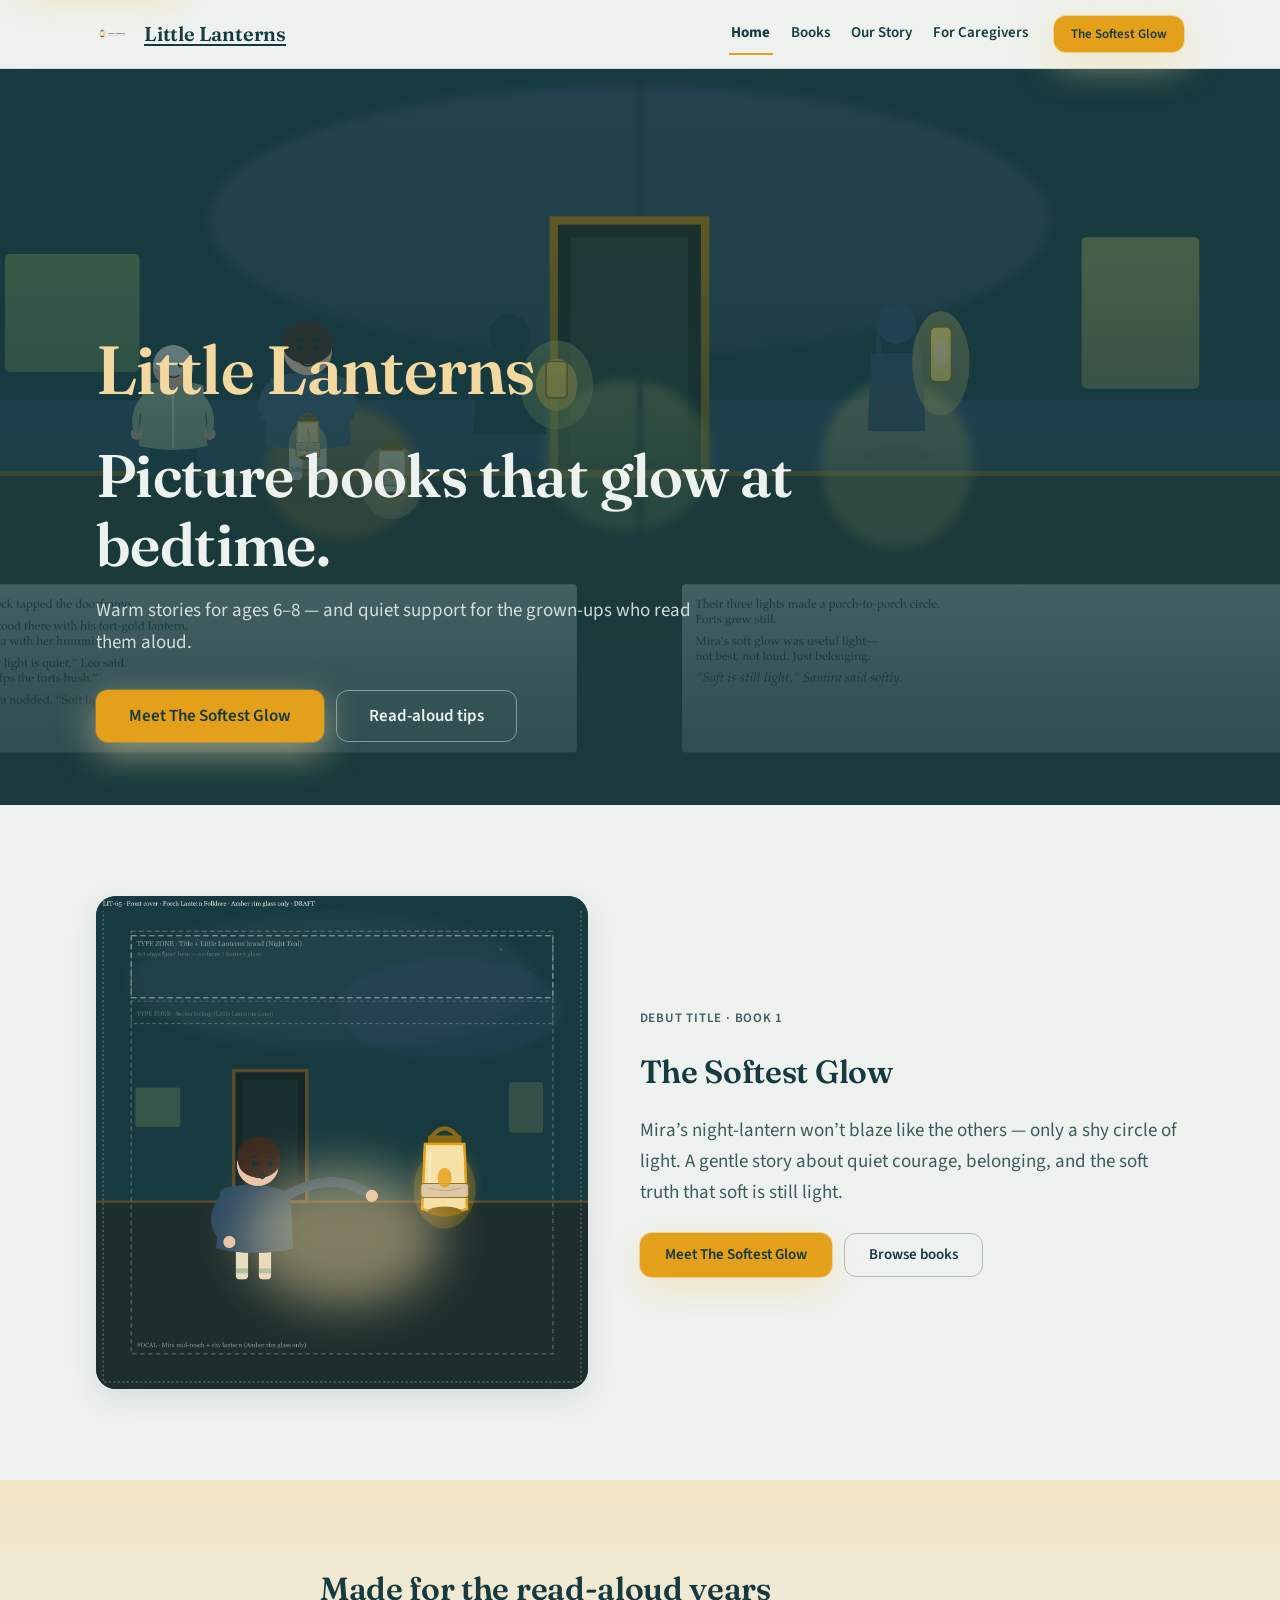
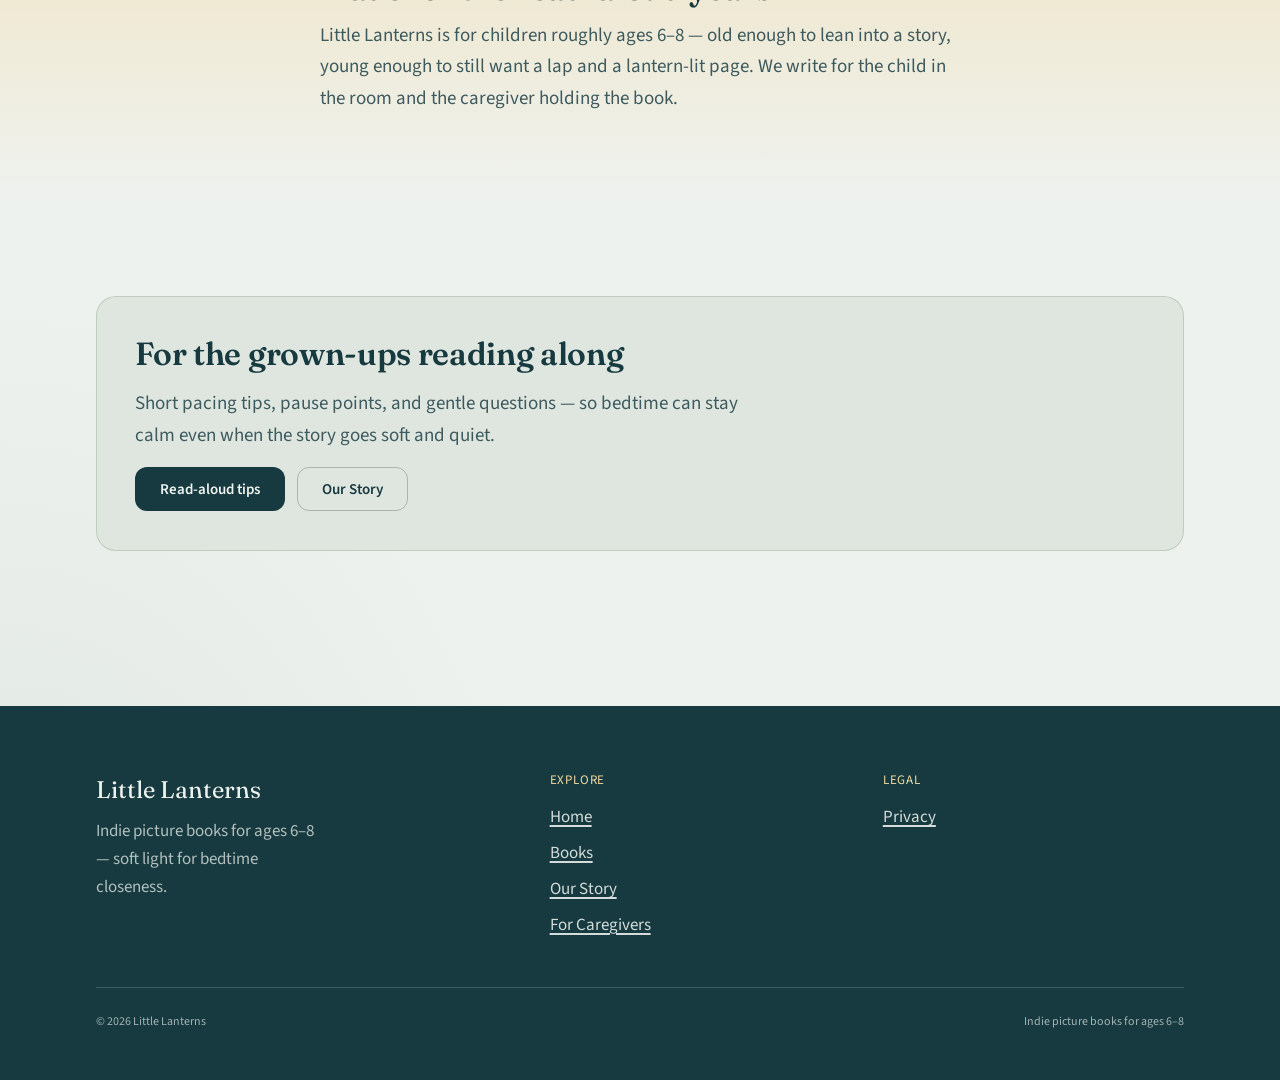
<file: index.html>
<!DOCTYPE html>
<html lang="en">
  <head>
    <meta charset="utf-8" />
    <meta name="viewport" content="width=device-width, initial-scale=1" />
    <title>Little Lanterns — Picture books that glow at bedtime</title>
    <meta
      name="description"
      content="Little Lanterns makes warm picture books for ages 6–8 — and calm read-aloud support for the grown-ups who share them. Meet debut title The Softest Glow."
    />
    <meta property="og:title" content="Little Lanterns — Picture books that glow at bedtime" />
    <meta
      property="og:description"
      content="Warm picture books for ages 6–8, with read-aloud help for caregivers. Debut: The Softest Glow."
    />
    <meta property="og:type" content="website" />
    <meta property="og:image" content="assets/the-softest-glow-cover.png" />
    <link rel="stylesheet" href="design-system/tokens.css" />
    <link rel="stylesheet" href="design-system/components.css" />
    <link rel="stylesheet" href="design-system/a11y.css" />
    <link rel="stylesheet" href="assets/site.css" />
  </head>
  <body>
    <a class="ll-skip ll-btn ll-btn--glow" href="#main-content">Skip to main content</a>

    <header class="ll-header">
      <div class="ll-shell ll-header__inner">
        <a class="ll-logo" href="index.html">
          <img
            class="ll-logo__mark"
            src="assets/little-lanterns-mark.svg"
            alt=""
            width="36"
            height="36"
           aria-hidden="true" />
          <span class="ll-brand ll-logo__word">Little Lanterns</span>
        </a>
        <button
          class="ll-nav-toggle"
          type="button"
          data-nav-toggle
          aria-expanded="false"
          aria-controls="site-nav"
        >
          Menu
        </button>
        <nav class="ll-nav" id="site-nav" data-nav aria-label="Primary">
          <ul class="ll-nav__list">
            <li><a class="ll-nav__link" href="index.html" aria-current="page">Home</a></li>
            <li><a class="ll-nav__link" href="books/index.html">Books</a></li>
            <li><a class="ll-nav__link" href="about/index.html">Our Story</a></li>
            <li><a class="ll-nav__link" href="caregivers/index.html">For Caregivers</a></li>
          </ul>
          <a
            class="ll-btn ll-btn--glow ll-btn--sm ll-header__cta"
            href="books/the-softest-glow/index.html"
            >The Softest Glow</a
          >
        </nav>
      </div>
    </header>

    <main id="main-content" tabindex="-1">
      <section class="ll-hero" aria-label="Introduction">
        <div class="ll-hero__media">
          <img
            src="assets/LIT-66-softproof-pp27-28-shared-settle.png"
            alt=""
            width="1600"
            height="1200"
            decoding="async"
            fetchpriority="high"
            aria-hidden="true"
          />
        </div>
        <div class="ll-shell ll-hero__content">
          <p class="ll-brand">Little Lanterns</p>
          <h1 class="ll-display ll-display-xl">Picture books that glow at bedtime.</h1>
          <p class="ll-lede">
            Warm stories for ages 6–8 — and quiet support for the grown-ups who read them aloud.
          </p>
          <div class="ll-btn-row">
            <a class="ll-btn ll-btn--glow ll-btn--lg" href="books/the-softest-glow/index.html"
              >Meet The Softest Glow</a
            >
            <a class="ll-btn ll-btn--on-dark ll-btn--quiet ll-btn--lg" href="caregivers/index.html"
              >Read-aloud tips</a
            >
          </div>
        </div>
      </section>

      <section class="ll-section" aria-labelledby="debut-heading">
        <div class="ll-shell ll-feature-split">
          <a class="ll-book-tile" href="books/the-softest-glow/index.html">
            <div class="ll-book-tile__cover ll-media-frame ll-media-frame--lantern-glow">
              <img
                src="assets/the-softest-glow-cover.png"
                alt="Cover of The Softest Glow"
                width="640"
                height="640"
              />
            </div>
            <span class="ll-sr-only">View The Softest Glow</span>
          </a>
          <div class="ll-stack-5">
            <p class="ll-label" style="margin: 0">Debut title · Book 1</p>
            <h2 id="debut-heading" class="ll-display ll-display-md" style="margin: 0">
              The Softest Glow
            </h2>
            <p class="ll-lede" style="margin: 0">
              Mira’s night-lantern won’t blaze like the others — only a shy circle of light. A
              gentle story about quiet courage, belonging, and the soft truth that soft is still
              light.
            </p>
            <div class="ll-btn-row">
              <a class="ll-btn ll-btn--glow" href="books/the-softest-glow/index.html"
                >Meet The Softest Glow</a
              >
              <a class="ll-btn ll-btn--quiet" href="books/index.html">Browse books</a>
            </div>
          </div>
        </div>
      </section>

      <section class="ll-section ll-band-settle" aria-labelledby="for-heading">
        <div class="ll-shell ll-audience">
          <h2 id="for-heading" class="ll-display ll-display-md" style="margin: 0">
            Made for the read-aloud years
          </h2>
          <p>
            Little Lanterns is for children roughly ages 6–8 — old enough to lean into a story,
            young enough to still want a lap and a lantern-lit page. We write for the child in the
            room and the caregiver holding the book.
          </p>
        </div>
      </section>

      <section class="ll-section" aria-labelledby="care-heading">
        <div class="ll-shell">
          <div class="ll-invite">
            <h2 id="care-heading" class="ll-display ll-display-md" style="margin: 0">
              For the grown-ups reading along
            </h2>
            <p class="ll-lede" style="margin: 0">
              Short pacing tips, pause points, and gentle questions — so bedtime can stay calm even
              when the story goes soft and quiet.
            </p>
            <div class="ll-btn-row">
              <a class="ll-btn ll-btn--primary" href="caregivers/index.html">Read-aloud tips</a>
              <a class="ll-btn ll-btn--quiet" href="about/index.html">Our Story</a>
            </div>
          </div>
        </div>
      </section>
    </main>

    <footer class="ll-footer">
      <div class="ll-shell">
        <div class="ll-footer__grid">
          <div>
            <p class="ll-footer__brand">Little Lanterns</p>
            <p class="ll-footer__tag">
              Indie picture books for ages 6–8 — soft light for bedtime closeness.
            </p>
          </div>
          <div>
            <p class="ll-footer__heading">Explore</p>
            <ul class="ll-footer__list">
              <li><a href="index.html">Home</a></li>
              <li><a href="books/index.html">Books</a></li>
              <li><a href="about/index.html">Our Story</a></li>
              <li><a href="caregivers/index.html">For Caregivers</a></li>
            </ul>
          </div>
          <div>
            <p class="ll-footer__heading">Legal</p>
            <ul class="ll-footer__list">
              <li><a href="privacy/index.html">Privacy</a></li>
            </ul>
          </div>
        </div>
        <div class="ll-footer__legal">
          <span>© 2026 Little Lanterns</span>
          <span>Indie picture books for ages 6–8</span>
        </div>
      </div>
    </footer>

    <script src="assets/site.js" defer></script>
  </body>
</html>
</file>
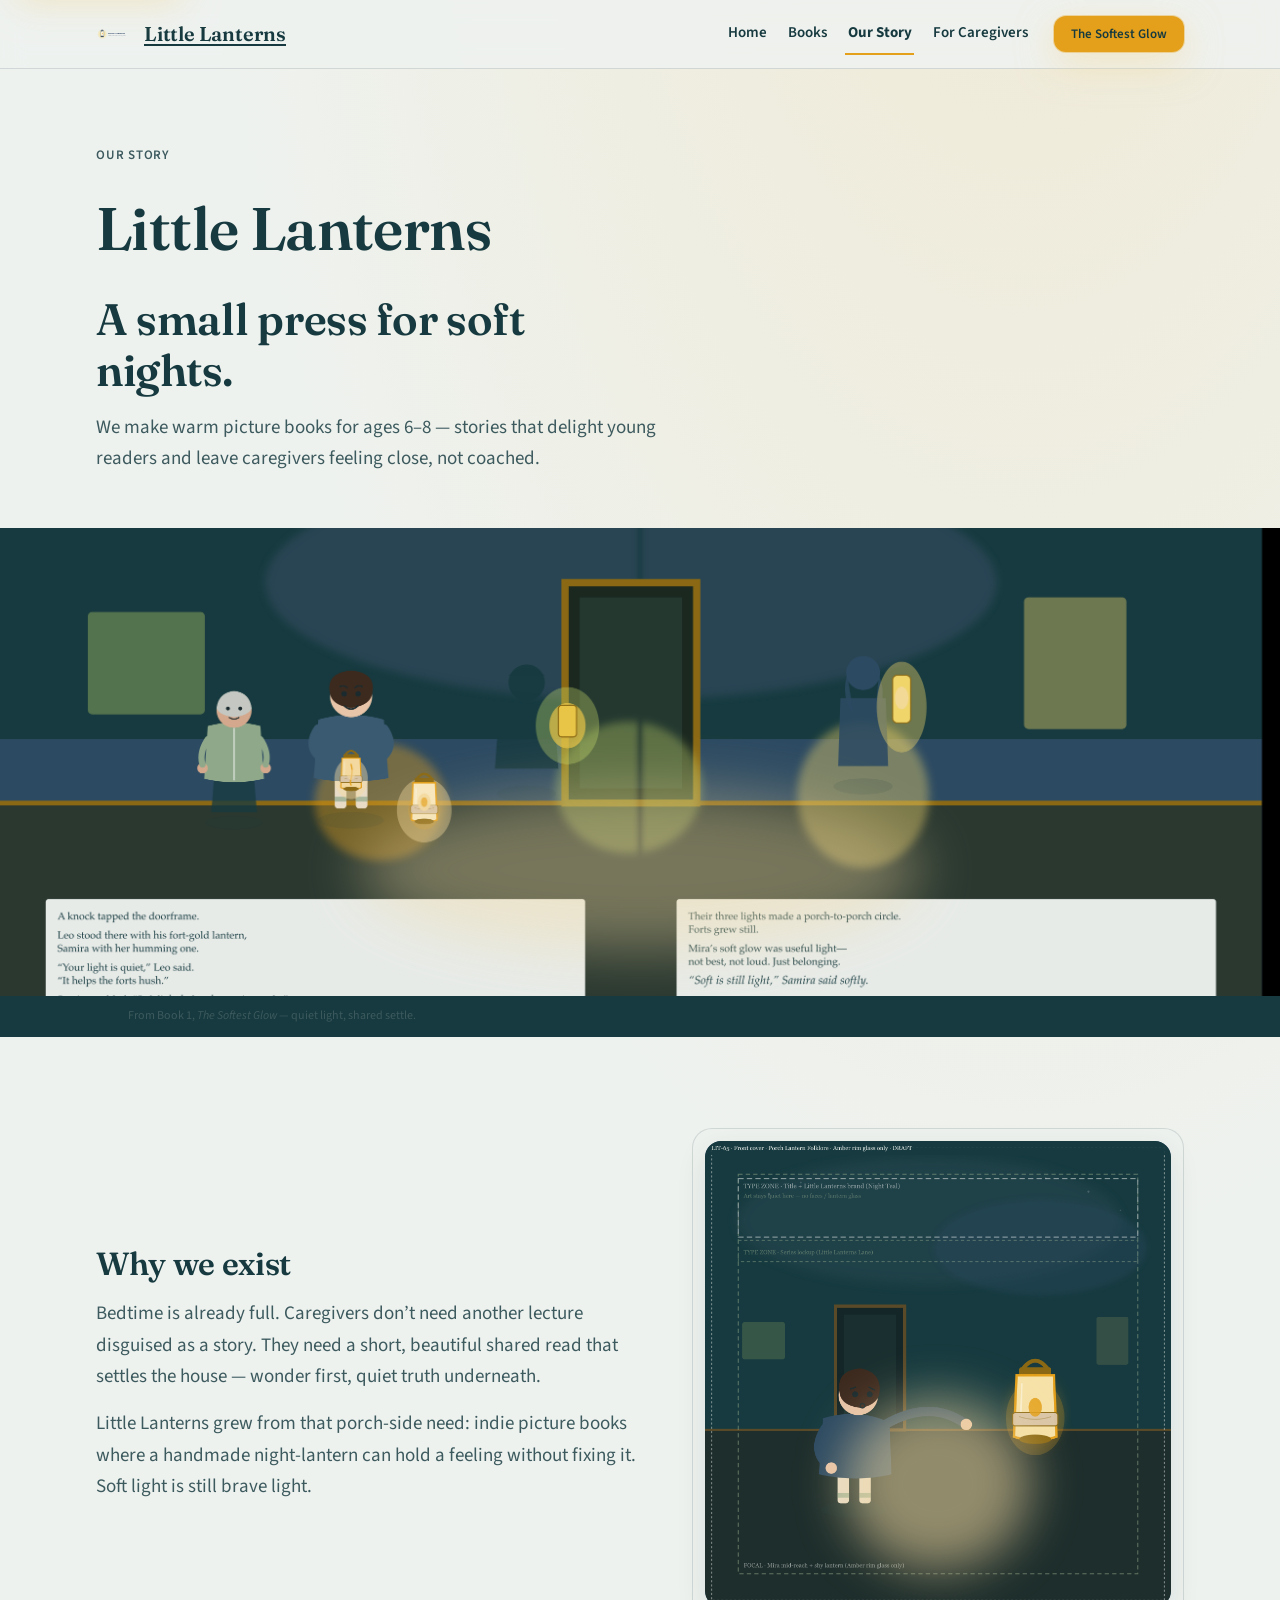
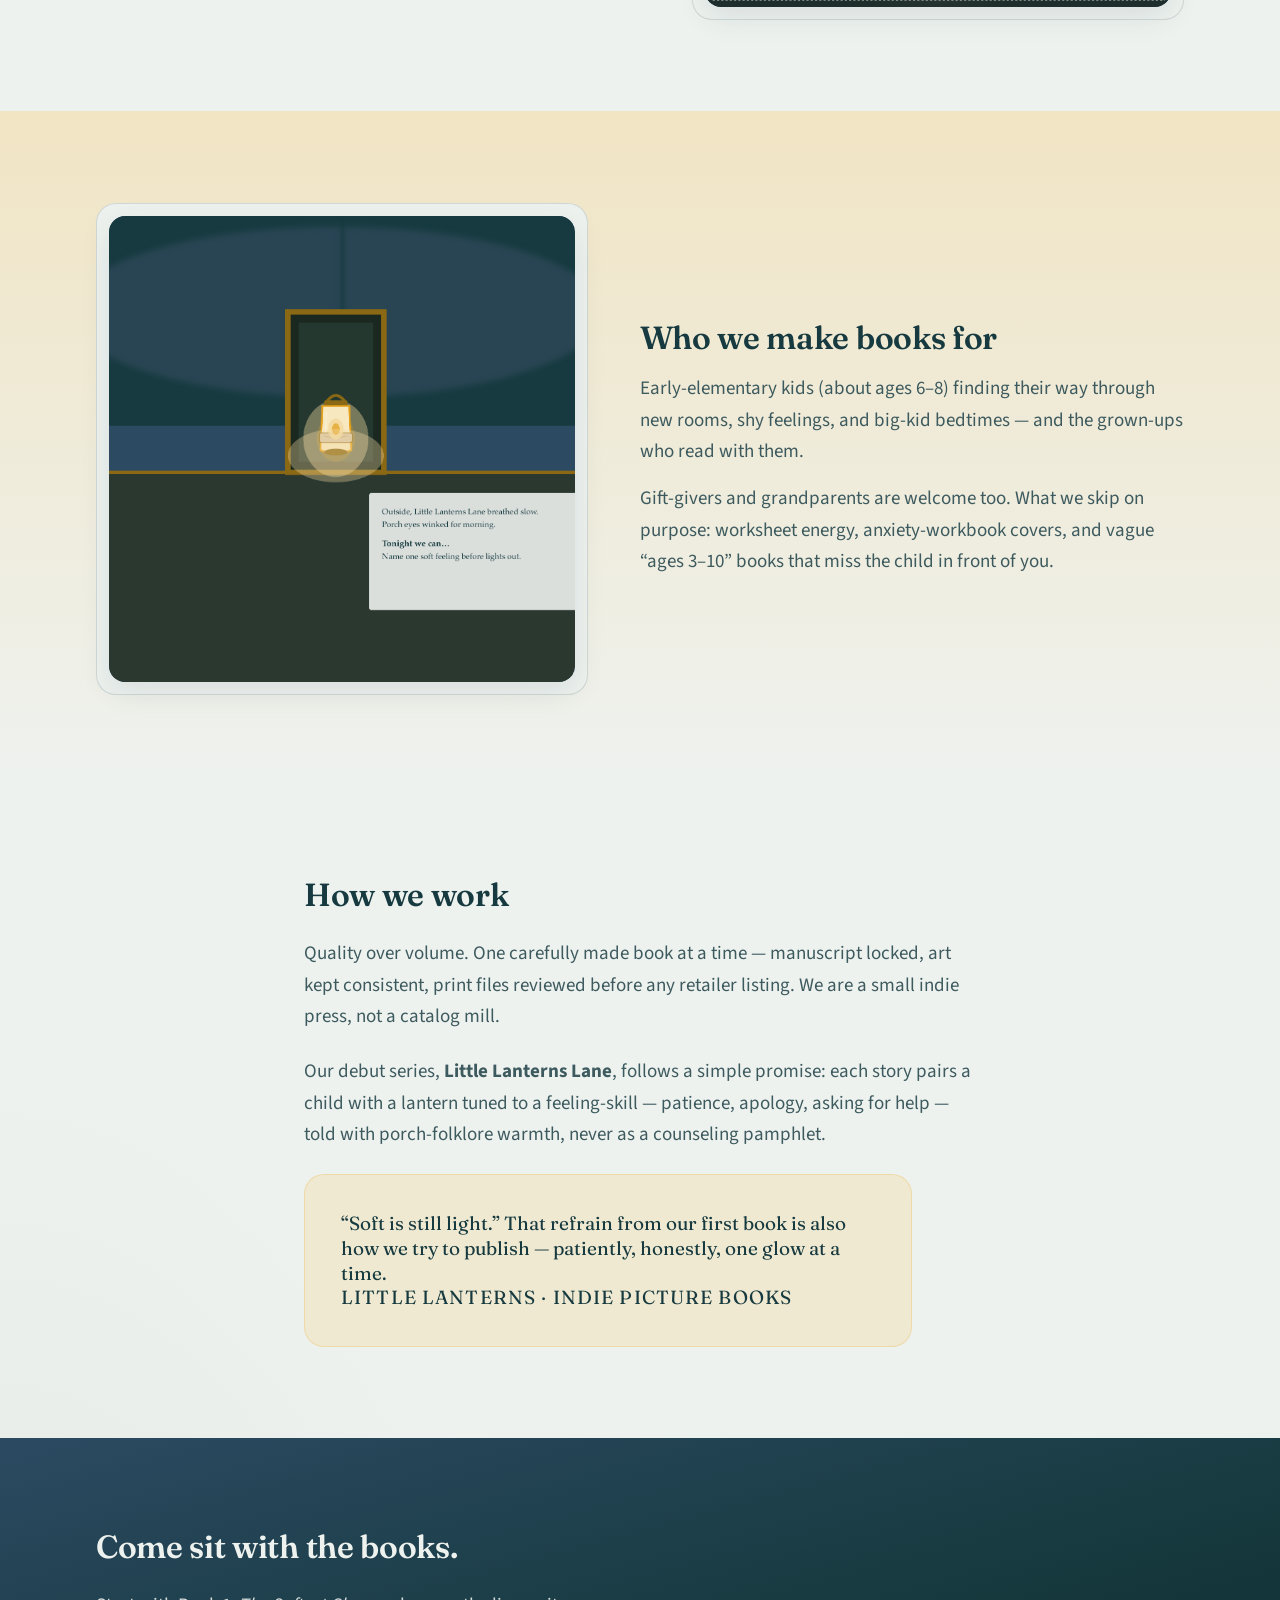
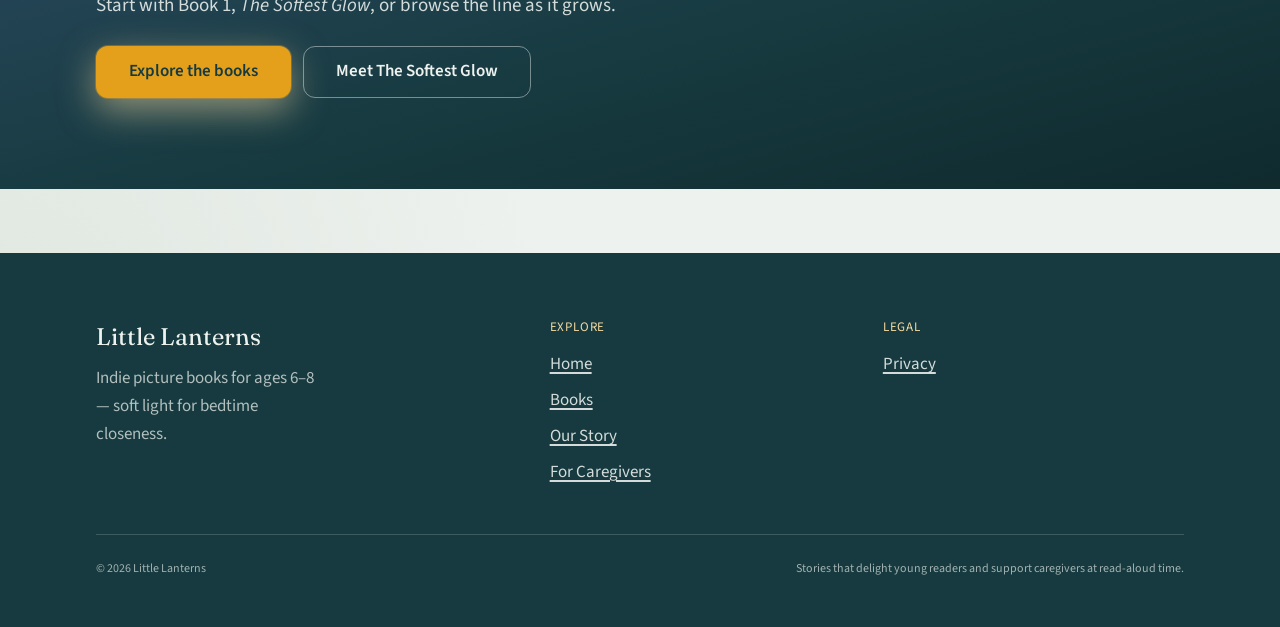
<file: about/index.html>
<!DOCTYPE html>
<html lang="en">
  <head>
    <meta charset="utf-8" />
    <meta name="viewport" content="width=device-width, initial-scale=1" />
    <title>Our Story — Little Lanterns</title>
    <meta
      name="description"
      content="Little Lanterns is a small indie press making warm, high-quality picture books for ages 6–8 — delight for kids, closeness for caregivers at read-aloud time."
    />
    <meta property="og:title" content="Our Story — Little Lanterns" />
    <meta
      property="og:description"
      content="A small indie press for soft nights: picture books that delight ages 6–8 and support the grown-ups who read them aloud."
    />
    <link rel="stylesheet" href="../design-system/tokens.css" />
    <link rel="stylesheet" href="../design-system/components.css" />
    <link rel="stylesheet" href="../design-system/a11y.css" />
    <link rel="stylesheet" href="../assets/site.css" />
    <link rel="stylesheet" href="../assets/about.css" />
  </head>
  <body>
    <a class="ll-skip ll-btn ll-btn--glow" href="#main-content">Skip to main content</a>

    <header class="ll-header">
      <div class="ll-shell ll-header__inner">
        <a class="ll-logo" href="../index.html">
          <img
            class="ll-logo__mark"
            src="../assets/little-lanterns-mark.svg"
            alt=""
            width="36"
            height="36"
           aria-hidden="true" />
          <span class="ll-brand ll-logo__word">Little Lanterns</span>
        </a>
        <button
          class="ll-nav-toggle"
          type="button"
          data-nav-toggle
          aria-expanded="false"
          aria-controls="site-nav"
        >
          Menu
        </button>
        <nav class="ll-nav" id="site-nav" data-nav aria-label="Primary">
          <ul class="ll-nav__list">
            <li><a class="ll-nav__link" href="../index.html">Home</a></li>
            <li><a class="ll-nav__link" href="../books/index.html">Books</a></li>
            <li>
              <a class="ll-nav__link" href="../about/index.html" aria-current="page"
                >Our Story</a
              >
            </li>
            <li>
              <a class="ll-nav__link" href="../caregivers/index.html">For Caregivers</a>
            </li>
          </ul>
          <a
            class="ll-btn ll-btn--glow ll-btn--sm ll-header__cta"
            href="../books/the-softest-glow/index.html"
            >The Softest Glow</a
          >
        </nav>
      </div>
    </header>

    <main id="main-content" tabindex="-1">
      <section class="ll-about-hero" aria-labelledby="about-heading">
        <div class="ll-shell">
          <p class="ll-label">Our Story</p>
          <p class="ll-brand ll-about-hero__brand">Little Lanterns</p>
          <h1 id="about-heading" class="ll-display ll-display-lg ll-about-hero__headline">
            A small press for soft nights.
          </h1>
          <p class="ll-lede">
            We make warm picture books for ages 6–8 — stories that delight young readers
            and leave caregivers feeling close, not coached.
          </p>
        </div>
      </section>

      <figure class="ll-about-visual ll-media-bleed">
        <div class="ll-about-visual__frame">
          <img
            src="../assets/LIT-66-softproof-pp27-28-shared-settle.png"
            alt="Story art from The Softest Glow: neighbors settle together in soft porch light."
            width="1600"
            height="900"
          />
        </div>
        <figcaption class="ll-caption">
          From Book 1, <cite>The Softest Glow</cite> — quiet light, shared settle.
        </figcaption>
      </figure>

      <section class="ll-section" aria-labelledby="why-heading">
        <div class="ll-shell ll-about-split">
          <div class="ll-about-split__copy">
            <h2 id="why-heading" class="ll-display ll-display-md">Why we exist</h2>
            <p>
              Bedtime is already full. Caregivers don’t need another lecture disguised as a
              story. They need a short, beautiful shared read that settles the house —
              wonder first, quiet truth underneath.
            </p>
            <p>
              Little Lanterns grew from that porch-side need: indie picture books where a
              handmade night-lantern can hold a feeling without fixing it. Soft light is
              still brave light.
            </p>
          </div>
          <div class="ll-media-mat ll-about-mat">
            <div class="ll-media-frame ll-media-frame--lantern-glow">
              <img
                src="../assets/the-softest-glow-cover.png"
                alt="Cover of The Softest Glow, Book 1 in Little Lanterns Lane"
                width="640"
                height="640"
              />
            </div>
          </div>
        </div>
      </section>

      <section class="ll-section ll-band-settle" aria-labelledby="who-heading">
        <div class="ll-shell ll-about-split ll-about-split--flip">
          <div class="ll-media-mat ll-about-mat">
            <div class="ll-media-frame">
              <img
                src="../assets/LIT-66-softproof-pp31-32-coda.png"
                alt="Closing art from The Softest Glow: a soft lantern glow at rest."
                width="800"
                height="800"
              />
            </div>
          </div>
          <div class="ll-about-split__copy">
            <h2 id="who-heading" class="ll-display ll-display-md">Who we make books for</h2>
            <p>
              Early-elementary kids (about ages 6–8) finding their way through new rooms,
              shy feelings, and big-kid bedtimes — and the grown-ups who read with them.
            </p>
            <p>
              Gift-givers and grandparents are welcome too. What we skip on purpose:
              worksheet energy, anxiety-workbook covers, and vague “ages 3–10” books that
              miss the child in front of you.
            </p>
          </div>
        </div>
      </section>

      <section class="ll-section" aria-labelledby="how-heading">
        <div class="ll-shell ll-about-ethos">
          <h2 id="how-heading" class="ll-display ll-display-md">How we work</h2>
          <p>
            Quality over volume. One carefully made book at a time — manuscript locked,
            art kept consistent, print files reviewed before any retailer listing. We are
            a small indie press, not a catalog mill.
          </p>
          <p>
            Our debut series, <strong>Little Lanterns Lane</strong>, follows a simple
            promise: each story pairs a child with a lantern tuned to a feeling-skill —
            patience, apology, asking for help — told with porch-folklore warmth, never
            as a counseling pamphlet.
          </p>
          <aside class="ll-about-note" aria-label="Press note">
            <p>
              “Soft is still light.” That refrain from our first book is also how we try
              to publish — patiently, honestly, one glow at a time.
            </p>
            <p class="ll-about-note__attrib">Little Lanterns · indie picture books</p>
          </aside>
        </div>
      </section>

      <section class="ll-section ll-band-inverse" aria-labelledby="cta-heading">
        <div class="ll-shell ll-about-cta">
          <h2 id="cta-heading" class="ll-display ll-display-md">
            Come sit with the books.
          </h2>
          <p class="ll-lede">
            Start with Book 1, <cite>The Softest Glow</cite>, or browse the line as it
            grows.
          </p>
          <div class="ll-btn-row">
            <a class="ll-btn ll-btn--glow ll-btn--lg" href="../books/index.html"
              >Explore the books</a
            >
            <a
              class="ll-btn ll-btn--on-dark ll-btn--quiet ll-btn--lg"
              href="../books/the-softest-glow/index.html"
              >Meet The Softest Glow</a
            >
          </div>
        </div>
      </section>
    </main>

    <footer class="ll-footer">
      <div class="ll-shell">
        <div class="ll-footer__grid">
          <div>
            <p class="ll-footer__brand">Little Lanterns</p>
            <p class="ll-footer__tag">
              Indie picture books for ages 6–8 — soft light for bedtime closeness.
            </p>
          </div>
          <div>
            <p class="ll-footer__heading">Explore</p>
            <ul class="ll-footer__list">
              <li><a href="../index.html">Home</a></li>
              <li><a href="../books/index.html">Books</a></li>
              <li><a href="../about/index.html">Our Story</a></li>
              <li><a href="../caregivers/index.html">For Caregivers</a></li>
            </ul>
          </div>
          <div>
            <p class="ll-footer__heading">Legal</p>
            <ul class="ll-footer__list">
              <li><a href="../privacy/index.html">Privacy</a></li>
            </ul>
          </div>
        </div>
        <div class="ll-footer__legal">
          <span>© 2026 Little Lanterns</span>
          <span
            >Stories that delight young readers and support caregivers at read-aloud
            time.</span
          >
        </div>
      </div>
    </footer>

    <script src="../assets/site.js" defer></script>
  </body>
</html>
</file>
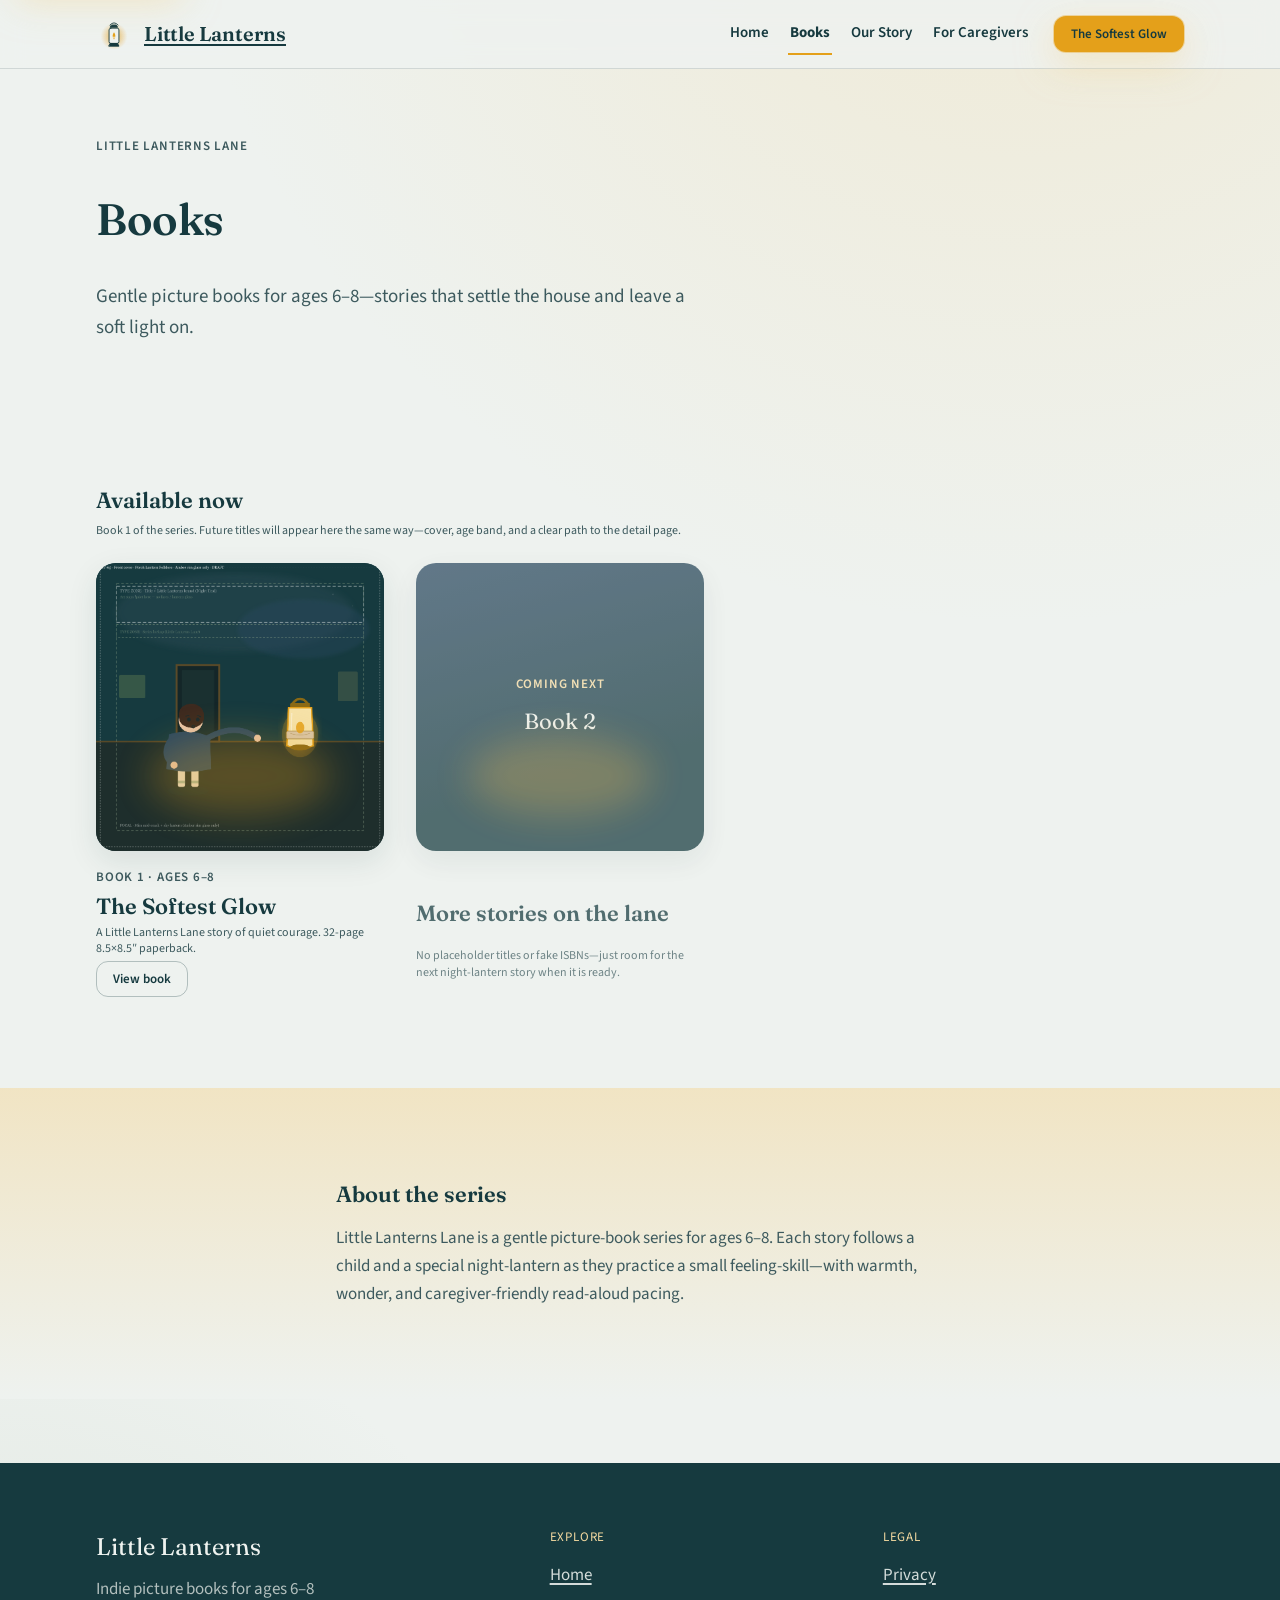
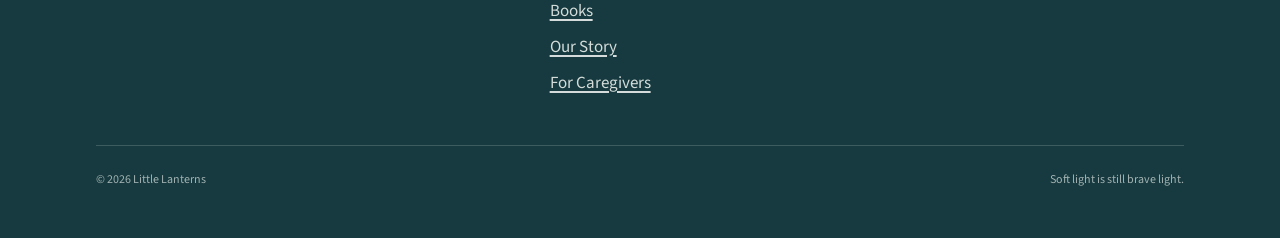
<file: books/index.html>
<!DOCTYPE html>
<html lang="en">
  <head>
    <meta charset="utf-8" />
    <meta name="viewport" content="width=device-width, initial-scale=1" />
    <title>Books — Little Lanterns</title>
    <meta
      name="description"
      content="Explore Little Lanterns Lane picture books for ages 6–8, starting with debut title The Softest Glow."
    />
    <link rel="stylesheet" href="../design-system/tokens.css" />
    <link rel="stylesheet" href="../design-system/components.css" />
    <link rel="stylesheet" href="../design-system/a11y.css" />
    <link rel="stylesheet" href="../assets/site.css" />
  </head>
  <body>
    <a class="ll-btn ll-btn--glow ll-skip" href="#main-content">Skip to main content</a>

    <header class="ll-header">
      <div class="ll-shell ll-header__inner">
        <a class="ll-logo" href="../index.html">
          <img
            class="ll-logo__mark"
            src="../assets/little-lanterns-lantern.svg"
            width="36"
            height="36"
            alt=""
           aria-hidden="true" />
          <span class="ll-brand ll-logo__word">Little Lanterns</span>
        </a>

        <button
          class="ll-nav-toggle"
          type="button"
          aria-expanded="false"
          aria-controls="site-nav"
        >
          Menu
        </button>

        <nav class="ll-nav" id="site-nav" aria-label="Primary">
          <ul class="ll-nav__list">
            <li><a class="ll-nav__link" href="../index.html">Home</a></li>
            <li>
              <a class="ll-nav__link" href="../books/index.html" aria-current="page">Books</a>
            </li>
            <li><a class="ll-nav__link" href="../about/index.html">Our Story</a></li>
            <li>
              <a class="ll-nav__link" href="../caregivers/index.html">For Caregivers</a>
            </li>
          </ul>
          <a class="ll-btn ll-btn--glow ll-btn--sm ll-header__cta" href="../books/the-softest-glow/index.html"
            >The Softest Glow</a
          >
        </nav>
      </div>
    </header>

    <main id="main-content" tabindex="-1">
      <section class="ll-page-hero ll-shell" aria-labelledby="books-heading">
        <p class="ll-label">Little Lanterns Lane</p>
        <h1 class="ll-display ll-display-lg" id="books-heading">Books</h1>
        <p class="ll-lede">
          Gentle picture books for ages 6–8—stories that settle the house and leave a soft light on.
        </p>
      </section>

      <section class="ll-section ll-shell" aria-labelledby="available-heading">
        <div class="ll-stack-5">
          <div class="ll-stack-2">
            <h2 class="ll-title" id="available-heading" style="margin: 0">
              Available now
            </h2>
            <p class="ll-caption" style="margin: 0">
              Book 1 of the series. Future titles will appear here the same way—cover, age band, and a clear path to the detail page.
            </p>
          </div>

          <div class="ll-book-grid">
            <a class="ll-book-tile" href="../books/the-softest-glow/index.html">
              <div class="ll-book-tile__cover">
                <img
                  src="../assets/the-softest-glow-cover.png"
                  width="875"
                  height="875"
                  alt="Cover of The Softest Glow — a soft amber lantern glow on a night porch"
                />
              </div>
              <div class="ll-book-tile__meta">
                <p class="ll-label" style="margin: 0">Book 1 · Ages 6–8</p>
                <h3 class="ll-title" style="margin: 0">The Softest Glow</h3>
                <p class="ll-caption" style="margin: 0">
                  A Little Lanterns Lane story of quiet courage. 32-page 8.5×8.5″ paperback.
                </p>
                <span class="ll-btn ll-btn--quiet ll-btn--sm" style="justify-self: start"
                  >View book</span
                >
              </div>
            </a>

            <div class="ll-book-tile ll-coming" aria-disabled="true">
              <div
                class="ll-book-tile__cover"
                style="
                  display: grid;
                  place-items: center;
                  background: linear-gradient(
                    165deg,
                    var(--ll-porch-blue) 0%,
                    var(--ll-night-teal) 70%
                  );
                  color: var(--ll-mist-paper);
                  padding: var(--ll-space-5);
                  text-align: center;
                "
              >
                <div class="ll-stack-2">
                  <p class="ll-label" style="color: var(--ll-window-warm); margin: 0">
                    Coming next
                  </p>
                  <p style="margin: 0; font-family: var(--ll-font-display); font-size: var(--ll-fs-title)">
                    Book 2
                  </p>
                </div>
              </div>
              <div class="ll-book-tile__meta">
                <h3 class="ll-title" style="margin: 0">More stories on the lane</h3>
                <p class="ll-caption" style="margin: 0">
                  No placeholder titles or fake ISBNs—just room for the next night-lantern story when it is ready.
                </p>
              </div>
            </div>
          </div>
        </div>
      </section>

      <section class="ll-band-settle ll-section" aria-labelledby="series-heading">
        <div class="ll-shell ll-stack-4" style="max-width: var(--ll-prose-max)">
          <h2 class="ll-title" id="series-heading" style="margin: 0">
            About the series
          </h2>
          <p style="margin: 0; color: var(--ll-color-text-muted)">
            Little Lanterns Lane is a gentle picture-book series for ages 6–8. Each story follows a child and a special night-lantern as they practice a small feeling-skill—with warmth, wonder, and caregiver-friendly read-aloud pacing.
          </p>
        </div>
      </section>
    </main>

    <footer class="ll-footer">
      <div class="ll-shell">
        <div class="ll-footer__grid">
          <div>
            <p class="ll-footer__brand">Little Lanterns</p>
            <p class="ll-footer__tag">Indie picture books for ages 6–8</p>
          </div>
          <div>
            <p class="ll-footer__heading">Explore</p>
            <ul class="ll-footer__list">
              <li><a href="../index.html">Home</a></li>
              <li><a href="../books/index.html">Books</a></li>
              <li><a href="../about/index.html">Our Story</a></li>
              <li><a href="../caregivers/index.html">For Caregivers</a></li>
            </ul>
          </div>
          <div>
            <p class="ll-footer__heading">Legal</p>
            <ul class="ll-footer__list">
              <li><a href="../privacy/index.html">Privacy</a></li>
            </ul>
          </div>
        </div>
        <div class="ll-footer__legal">
          <span>© 2026 Little Lanterns</span>
          <span>Soft light is still brave light.</span>
        </div>
      </div>
    </footer>

    <script src="../assets/site.js" defer></script>
  </body>
</html>
</file>
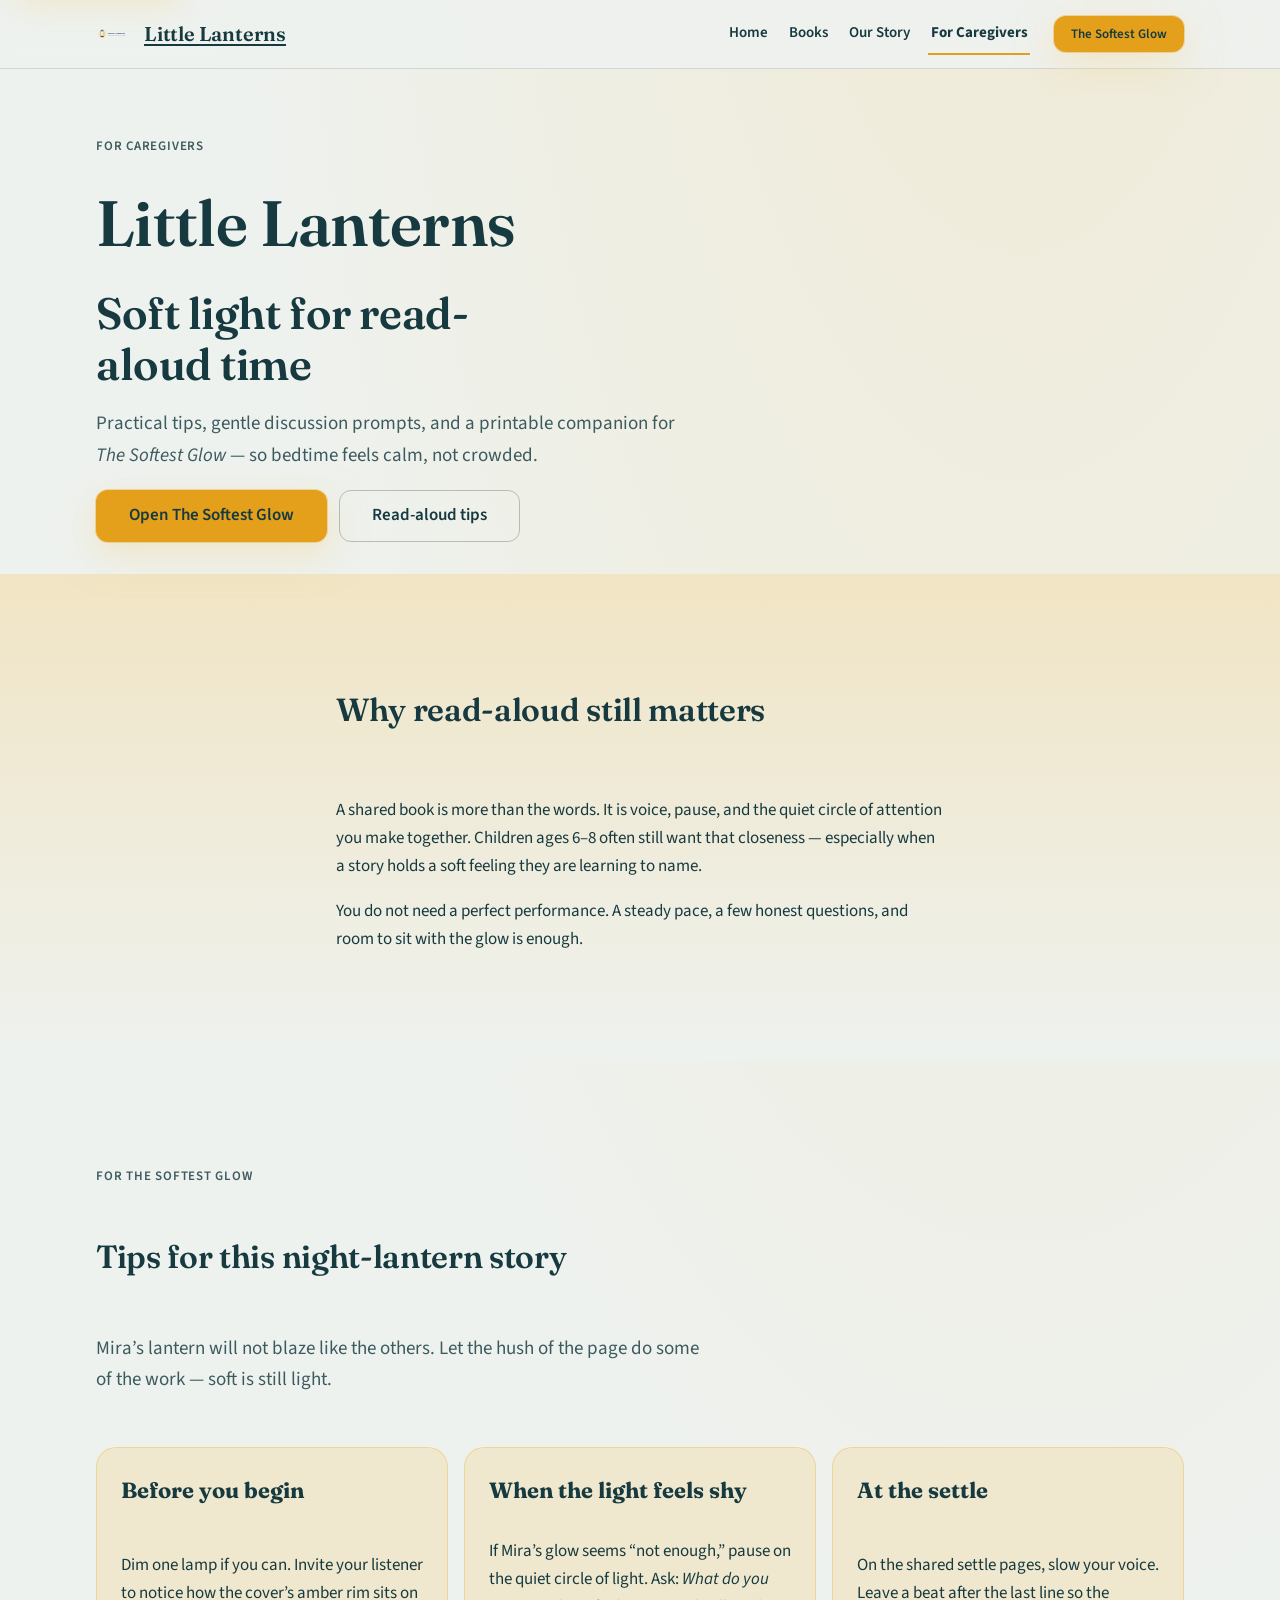
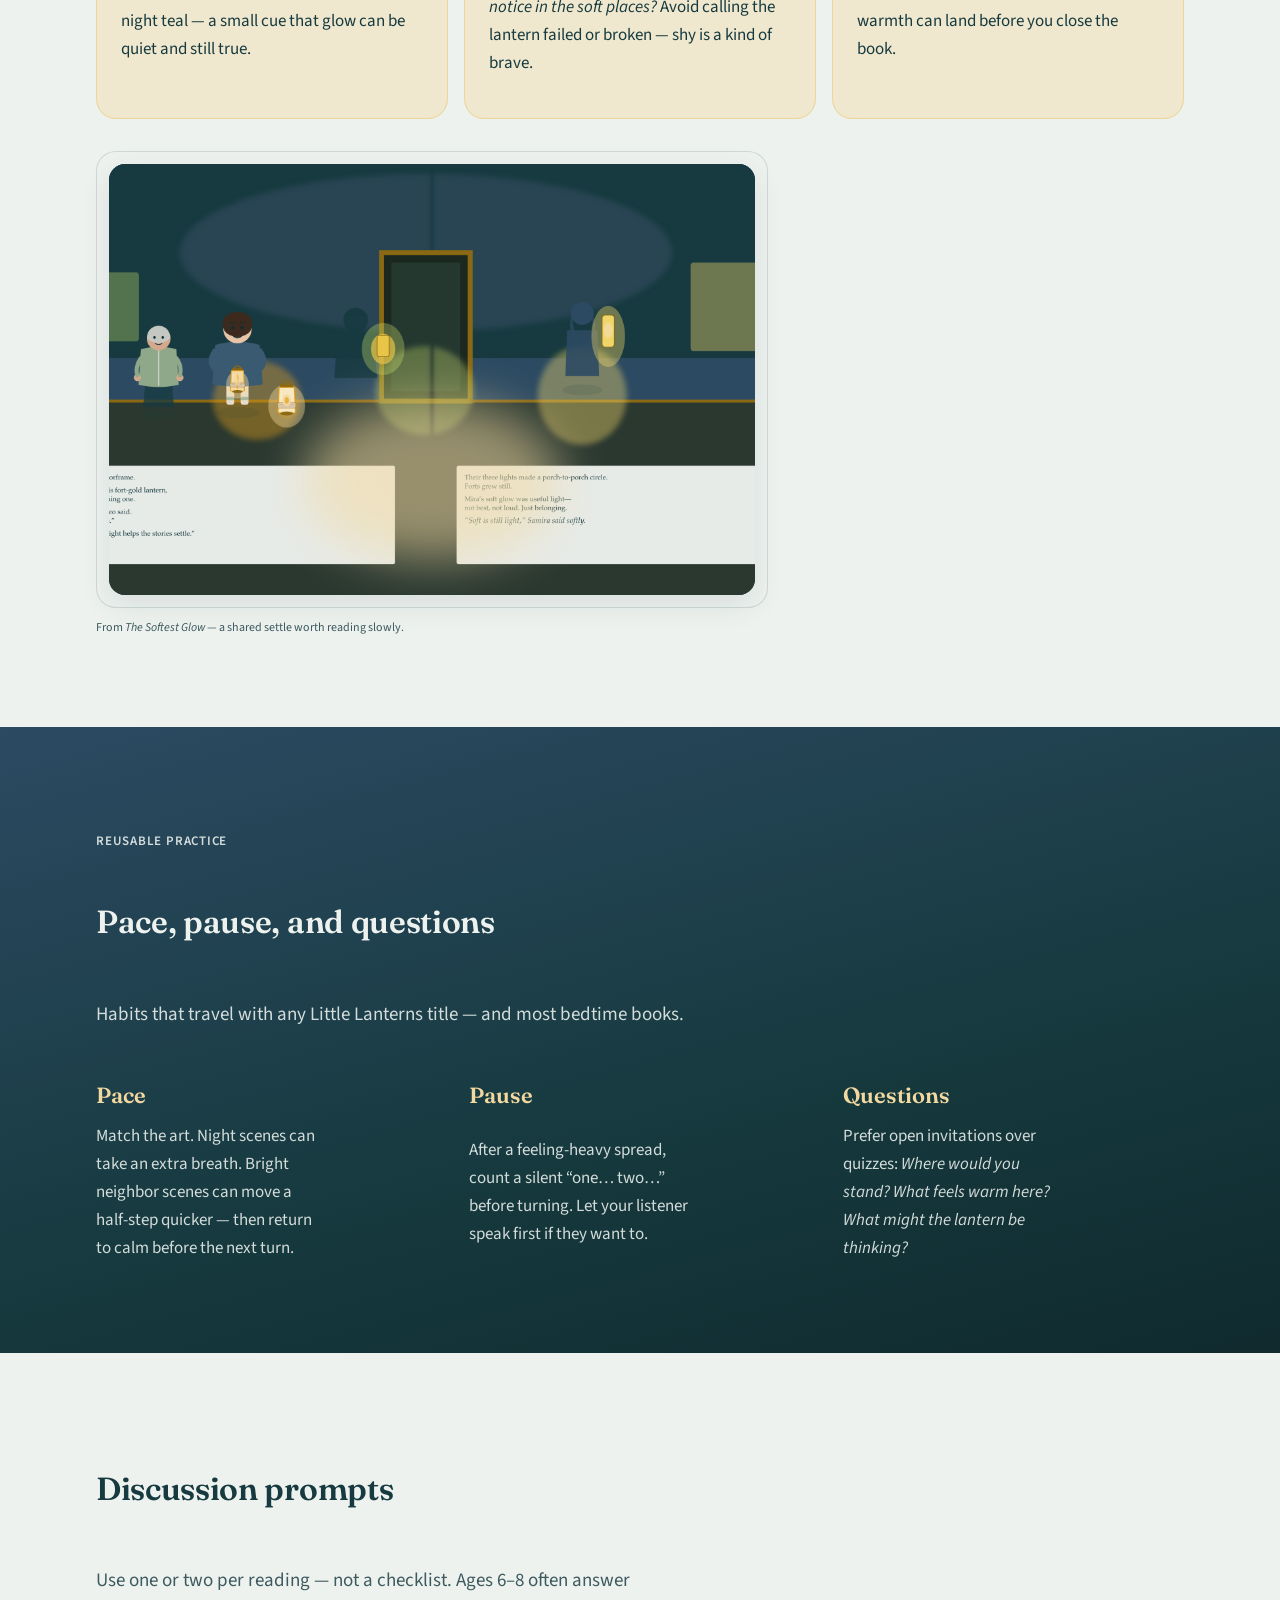
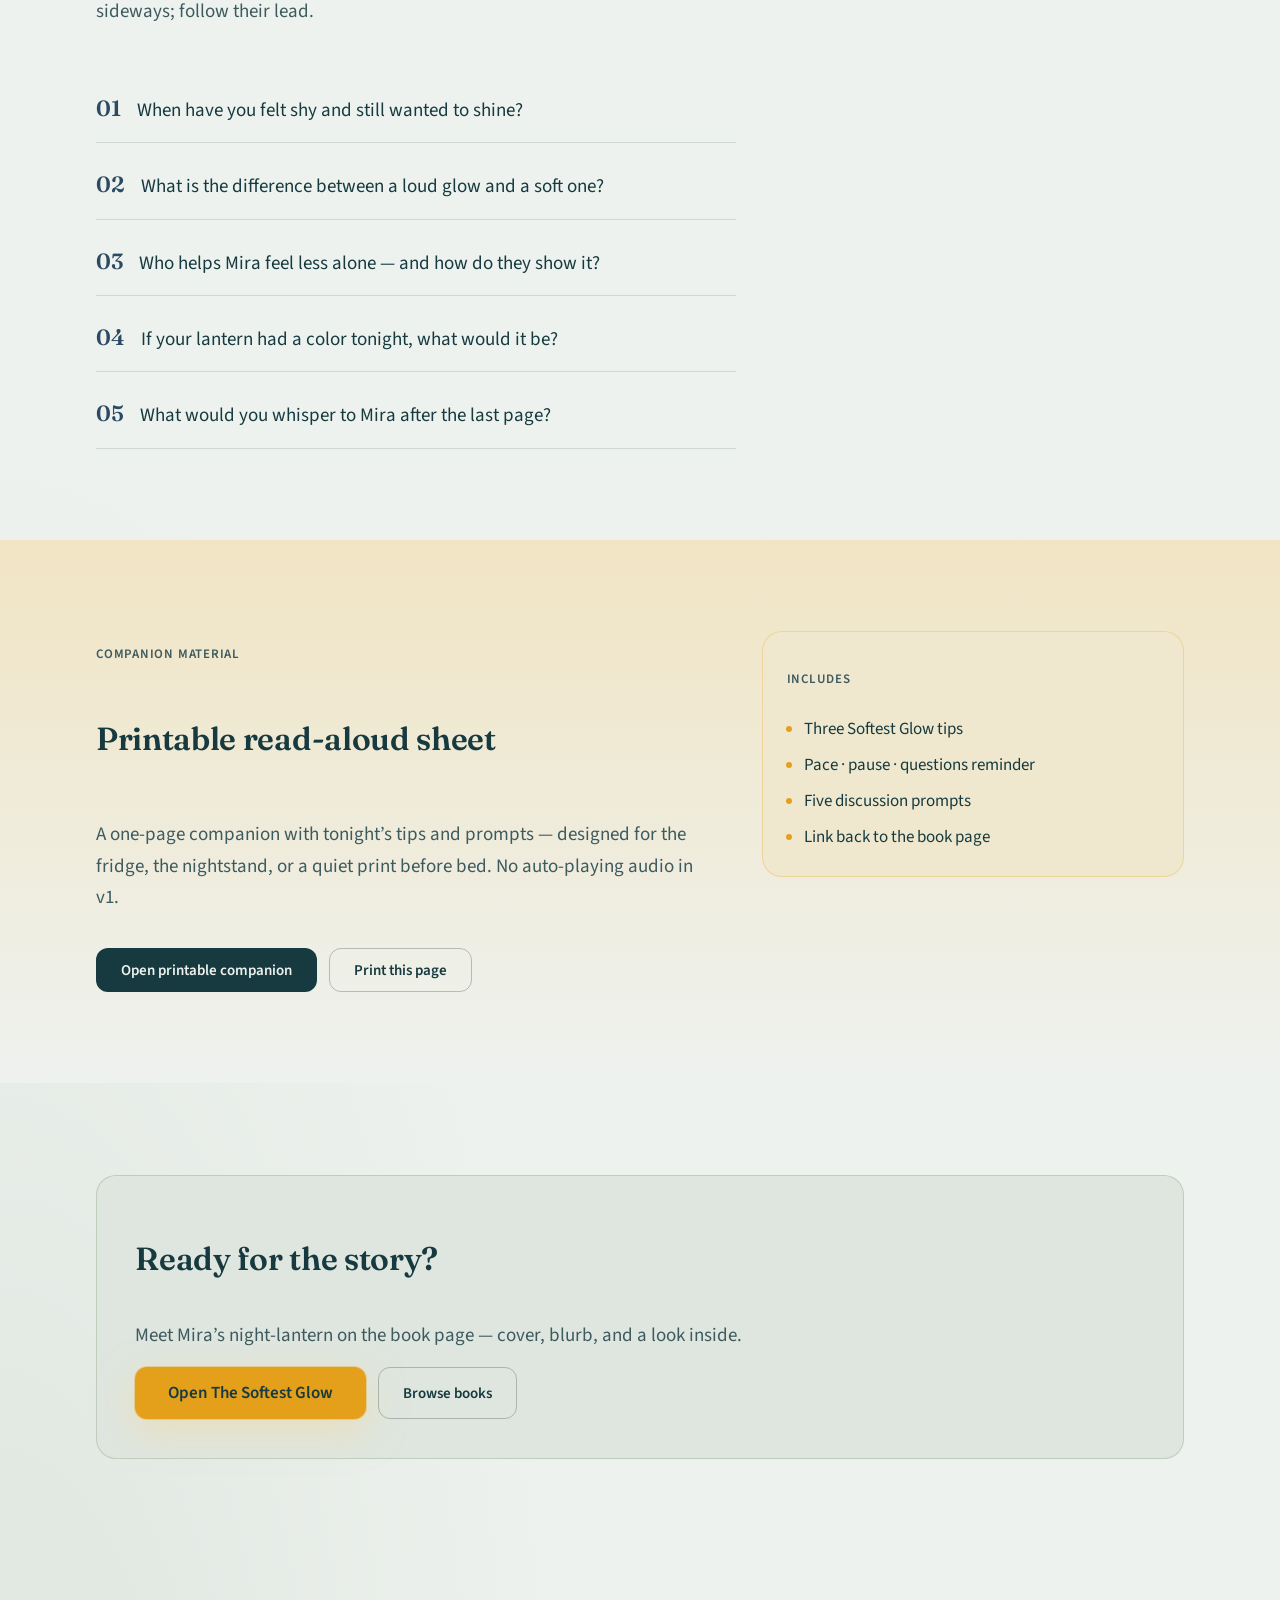
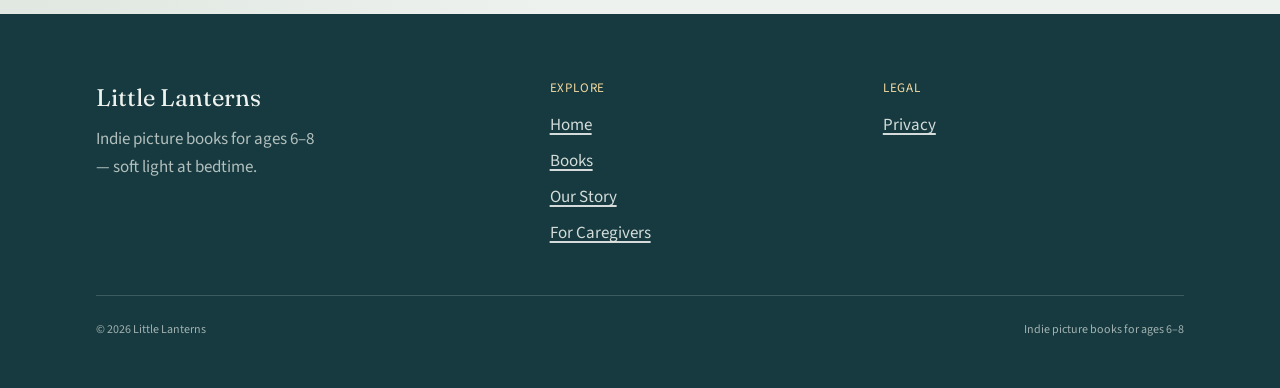
<file: caregivers/index.html>
<!DOCTYPE html>
<html lang="en">
  <head>
    <meta charset="utf-8" />
    <meta name="viewport" content="width=device-width, initial-scale=1" />
    <title>For Caregivers — Little Lanterns</title>
    <meta
      name="description"
      content="Calm read-aloud tips, discussion prompts, and a printable companion for The Softest Glow — made for caregivers at bedtime."
    />
    <link rel="stylesheet" href="../design-system/tokens.css" />
    <link rel="stylesheet" href="../design-system/components.css" />
    <link rel="stylesheet" href="../design-system/a11y.css" />
    <link rel="stylesheet" href="../assets/site.css" />
    <link rel="stylesheet" href="../assets/caregivers.css" />
  </head>
  <body>
    <a class="ll-btn ll-btn--glow ll-skip" href="#main-content">Skip to main content</a>

    <header class="ll-header">
      <div class="ll-shell ll-header__inner">
        <a class="ll-logo" href="../index.html">
          <img
            class="ll-logo__mark"
            src="../assets/little-lanterns-mark.svg"
            width="36"
            height="36"
            alt=""
           aria-hidden="true" />
          <span class="ll-brand ll-logo__word">Little Lanterns</span>
        </a>

        <button
          class="ll-nav-toggle"
          type="button"
          aria-expanded="false"
          aria-controls="primary-nav"
          data-nav-toggle
        >
          Menu
        </button>

        <nav class="ll-nav" id="primary-nav" data-nav aria-label="Primary">
          <ul class="ll-nav__list">
            <li><a class="ll-nav__link" href="../index.html">Home</a></li>
            <li><a class="ll-nav__link" href="../books/index.html">Books</a></li>
            <li><a class="ll-nav__link" href="../about/index.html">Our Story</a></li>
            <li>
              <a class="ll-nav__link" href="../caregivers/index.html" aria-current="page"
                >For Caregivers</a
              >
            </li>
          </ul>
          <a class="ll-btn ll-btn--sm ll-btn--glow ll-header__cta" href="../books/the-softest-glow/index.html"
            >The Softest Glow</a
          >
        </nav>
      </div>
    </header>

    <main id="main-content" tabindex="-1">
      <header class="ll-page-hero ll-shell ll-care-hero">
        <p class="ll-label">For caregivers</p>
        <p class="ll-brand ll-care-hero__brand">Little Lanterns</p>
        <h1 class="ll-display ll-display-lg ll-care-hero__headline">
          Soft light for read-aloud time
        </h1>
        <p class="ll-lede">
          Practical tips, gentle discussion prompts, and a printable companion
          for <em>The Softest Glow</em> — so bedtime feels calm, not crowded.
        </p>
        <div class="ll-btn-row">
          <a class="ll-btn ll-btn--glow ll-btn--lg" href="../books/the-softest-glow/index.html"
            >Open The Softest Glow</a
          >
          <a class="ll-btn ll-btn--quiet ll-btn--lg" href="#tips">Read-aloud tips</a>
        </div>
      </header>

      <section class="ll-section ll-band-settle" aria-labelledby="why-heading">
        <div class="ll-shell ll-care-why">
          <h2 class="ll-display ll-display-md" id="why-heading">
            Why read-aloud still matters
          </h2>
          <div class="ll-prose">
            <p>
              A shared book is more than the words. It is voice, pause, and the
              quiet circle of attention you make together. Children ages 6–8
              often still want that closeness — especially when a story holds a
              soft feeling they are learning to name.
            </p>
            <p>
              You do not need a perfect performance. A steady pace, a few honest
              questions, and room to sit with the glow is enough.
            </p>
          </div>
        </div>
      </section>

      <section class="ll-section" id="tips" aria-labelledby="glow-tips-heading">
        <div class="ll-shell ll-stack-6">
          <div class="ll-stack-3">
            <p class="ll-label">For The Softest Glow</p>
            <h2 class="ll-display ll-display-md" id="glow-tips-heading">
              Tips for this night-lantern story
            </h2>
            <p class="ll-lede">
              Mira’s lantern will not blaze like the others. Let the hush of the
              page do some of the work — soft is still light.
            </p>
          </div>

          <div class="ll-tips ll-care-tips">
            <article class="ll-care-panel">
              <h3 class="ll-care-panel__title">Before you begin</h3>
              <p>
                Dim one lamp if you can. Invite your listener to notice how the
                cover’s amber rim sits on night teal — a small cue that glow can
                be quiet and still true.
              </p>
            </article>
            <article class="ll-care-panel">
              <h3 class="ll-care-panel__title">When the light feels shy</h3>
              <p>
                If Mira’s glow seems “not enough,” pause on the quiet circle of
                light. Ask: <em>What do you notice in the soft places?</em> Avoid
                calling the lantern failed or broken — shy is a kind of brave.
              </p>
            </article>
            <article class="ll-care-panel">
              <h3 class="ll-care-panel__title">At the settle</h3>
              <p>
                On the shared settle pages, slow your voice. Leave a beat after
                the last line so the warmth can land before you close the book.
              </p>
            </article>
          </div>

          <figure class="ll-care-art">
            <div class="ll-media-mat">
              <div class="ll-media-frame ll-media-frame--lantern-glow">
                <img
                  src="../assets/LIT-66-softproof-pp27-28-shared-settle.png"
                  alt="Interior art from The Softest Glow showing a quiet shared settle in soft lantern light"
                  width="960"
                  height="640"
                />
              </div>
            </div>
            <figcaption class="ll-caption">
              From <cite>The Softest Glow</cite> — a shared settle worth reading slowly.
            </figcaption>
          </figure>
        </div>
      </section>

      <section class="ll-section ll-band-inverse" aria-labelledby="practice-heading">
        <div class="ll-shell ll-stack-6">
          <div class="ll-stack-3">
            <p class="ll-label">Reusable practice</p>
            <h2 class="ll-display ll-display-md" id="practice-heading">
              Pace, pause, and questions
            </h2>
            <p class="ll-lede">
              Habits that travel with any Little Lanterns title — and most
              bedtime books.
            </p>
          </div>

          <div class="ll-care-practice">
            <article class="ll-stack-3">
              <h3 class="ll-title">Pace</h3>
              <p>
                Match the art. Night scenes can take an extra breath. Bright
                neighbor scenes can move a half-step quicker — then return to
                calm before the next turn.
              </p>
            </article>
            <article class="ll-stack-3">
              <h3 class="ll-title">Pause</h3>
              <p>
                After a feeling-heavy spread, count a silent “one… two…” before
                turning. Let your listener speak first if they want to.
              </p>
            </article>
            <article class="ll-stack-3">
              <h3 class="ll-title">Questions</h3>
              <p>
                Prefer open invitations over quizzes:
                <em>Where would you stand?</em>
                <em>What feels warm here?</em>
                <em>What might the lantern be thinking?</em>
              </p>
            </article>
          </div>
        </div>
      </section>

      <section class="ll-section" id="prompts" aria-labelledby="prompts-heading">
        <div class="ll-shell ll-stack-6">
          <div class="ll-stack-3">
            <h2 class="ll-display ll-display-md" id="prompts-heading">
              Discussion prompts
            </h2>
            <p class="ll-lede">
              Use one or two per reading — not a checklist. Ages 6–8 often answer
              sideways; follow their lead.
            </p>
          </div>

          <ol class="ll-care-prompts">
            <li>When have you felt shy and still wanted to shine?</li>
            <li>What is the difference between a loud glow and a soft one?</li>
            <li>Who helps Mira feel less alone — and how do they show it?</li>
            <li>If your lantern had a color tonight, what would it be?</li>
            <li>What would you whisper to Mira after the last page?</li>
          </ol>
        </div>
      </section>

      <section class="ll-section ll-band-settle" id="companion" aria-labelledby="companion-heading">
        <div class="ll-shell ll-care-companion">
          <div class="ll-stack-4">
            <p class="ll-label">Companion material</p>
            <h2 class="ll-display ll-display-md" id="companion-heading">
              Printable read-aloud sheet
            </h2>
            <p class="ll-lede">
              A one-page companion with tonight’s tips and prompts — designed for
              the fridge, the nightstand, or a quiet print before bed. No
              auto-playing audio in v1.
            </p>
            <div class="ll-btn-row">
              <a class="ll-btn ll-btn--primary" href="companion.html"
                >Open printable companion</a
              >
              <button class="ll-btn ll-btn--quiet" type="button" data-print-page>
                Print this page
              </button>
            </div>
          </div>

          <aside class="ll-care-panel ll-care-companion__preview" aria-label="Companion preview">
            <p class="ll-label">Includes</p>
            <ul class="ll-care-includes">
              <li>Three Softest Glow tips</li>
              <li>Pace · pause · questions reminder</li>
              <li>Five discussion prompts</li>
              <li>Link back to the book page</li>
            </ul>
          </aside>
        </div>
      </section>

      <section class="ll-section" aria-labelledby="next-heading">
        <div class="ll-shell ll-invite">
          <h2 class="ll-display ll-display-md" id="next-heading">
            Ready for the story?
          </h2>
          <p class="ll-lede" style="margin: 0">
            Meet Mira’s night-lantern on the book page — cover, blurb, and a look
            inside.
          </p>
          <div class="ll-btn-row">
            <a class="ll-btn ll-btn--glow ll-btn--lg" href="../books/the-softest-glow/index.html"
              >Open The Softest Glow</a
            >
            <a class="ll-btn ll-btn--quiet" href="../books/index.html">Browse books</a>
          </div>
        </div>
      </section>
    </main>

    <footer class="ll-footer">
      <div class="ll-shell">
        <div class="ll-footer__grid">
          <div>
            <p class="ll-footer__brand">Little Lanterns</p>
            <p class="ll-footer__tag">
              Indie picture books for ages 6–8 — soft light at bedtime.
            </p>
          </div>
          <div>
            <p class="ll-footer__heading">Explore</p>
            <ul class="ll-footer__list">
              <li><a href="../index.html">Home</a></li>
              <li><a href="../books/index.html">Books</a></li>
              <li><a href="../about/index.html">Our Story</a></li>
              <li><a href="../caregivers/index.html">For Caregivers</a></li>
            </ul>
          </div>
          <div>
            <p class="ll-footer__heading">Legal</p>
            <ul class="ll-footer__list">
              <li><a href="../privacy/index.html">Privacy</a></li>
            </ul>
          </div>
        </div>
        <div class="ll-footer__legal">
          <span>© 2026 Little Lanterns</span>
          <span>Indie picture books for ages 6–8</span>
        </div>
      </div>
    </footer>

    <script src="../assets/site.js" defer></script>
  </body>
</html>
</file>
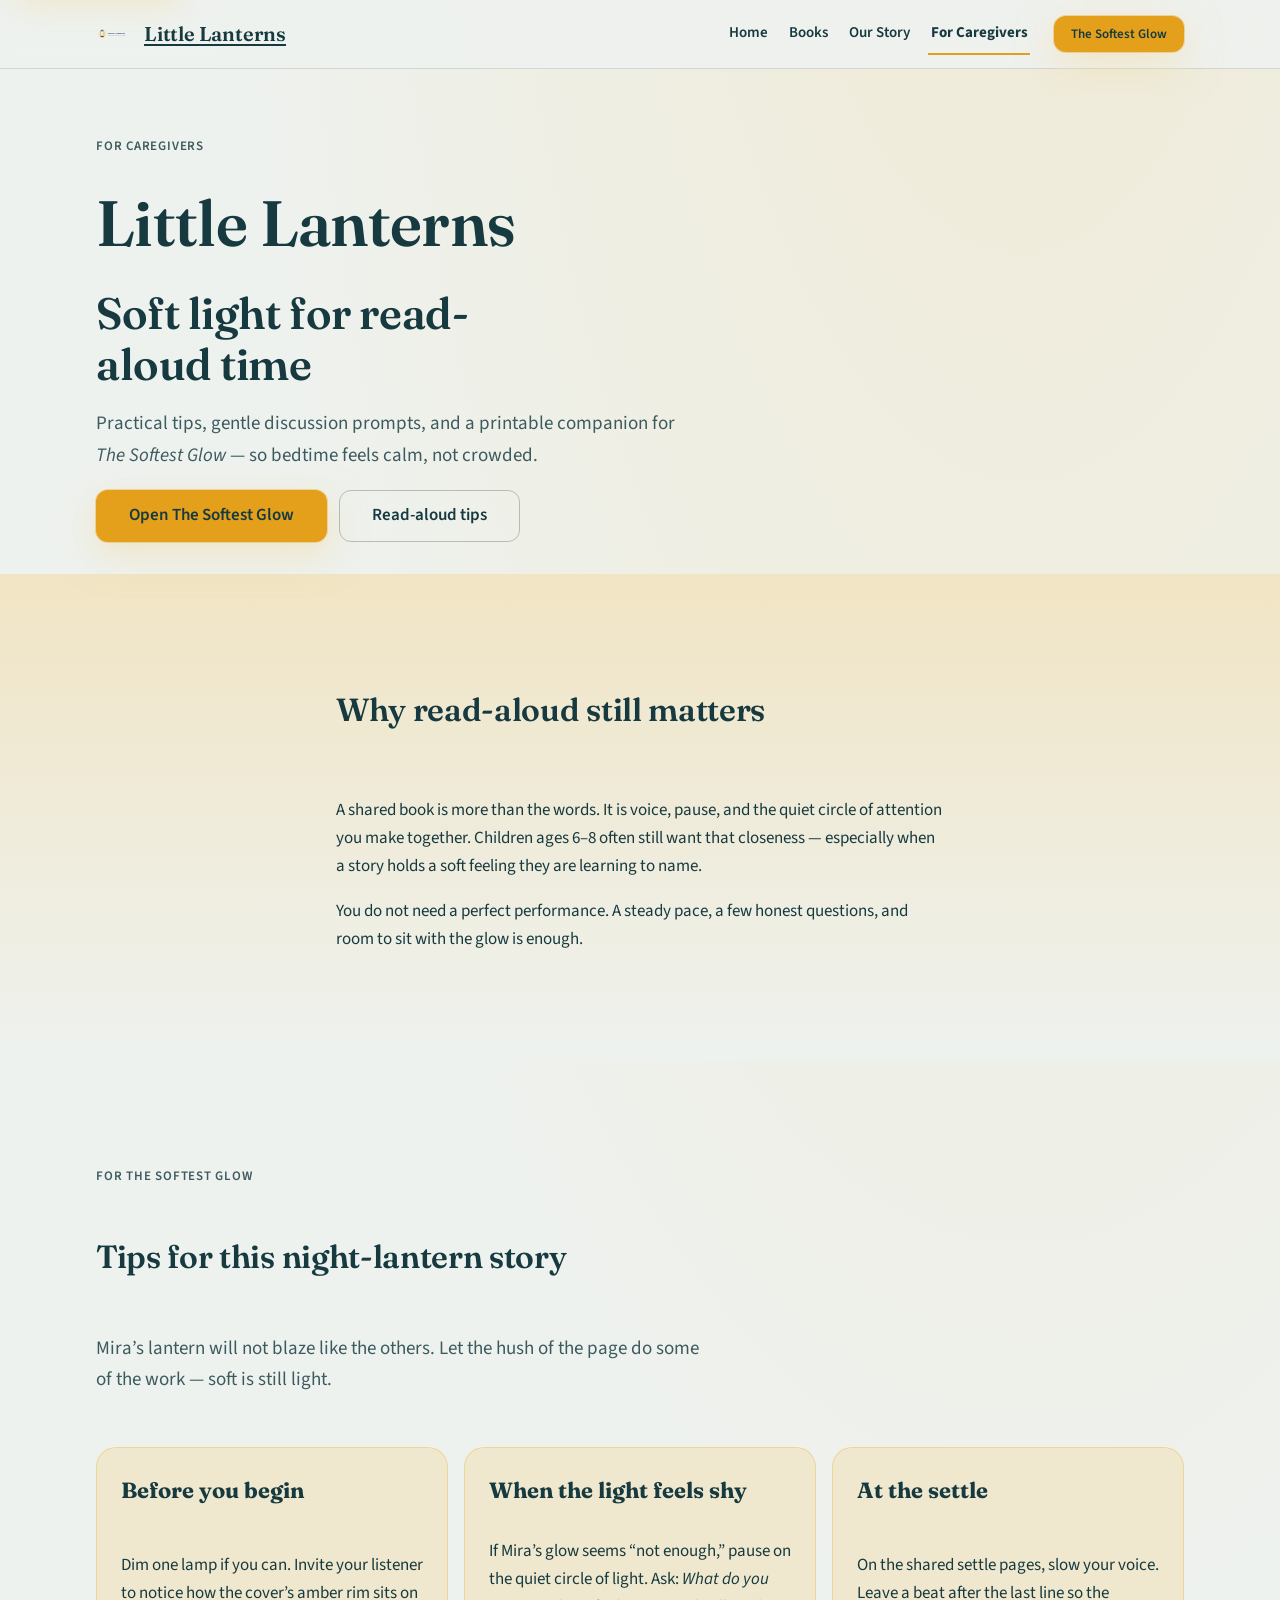
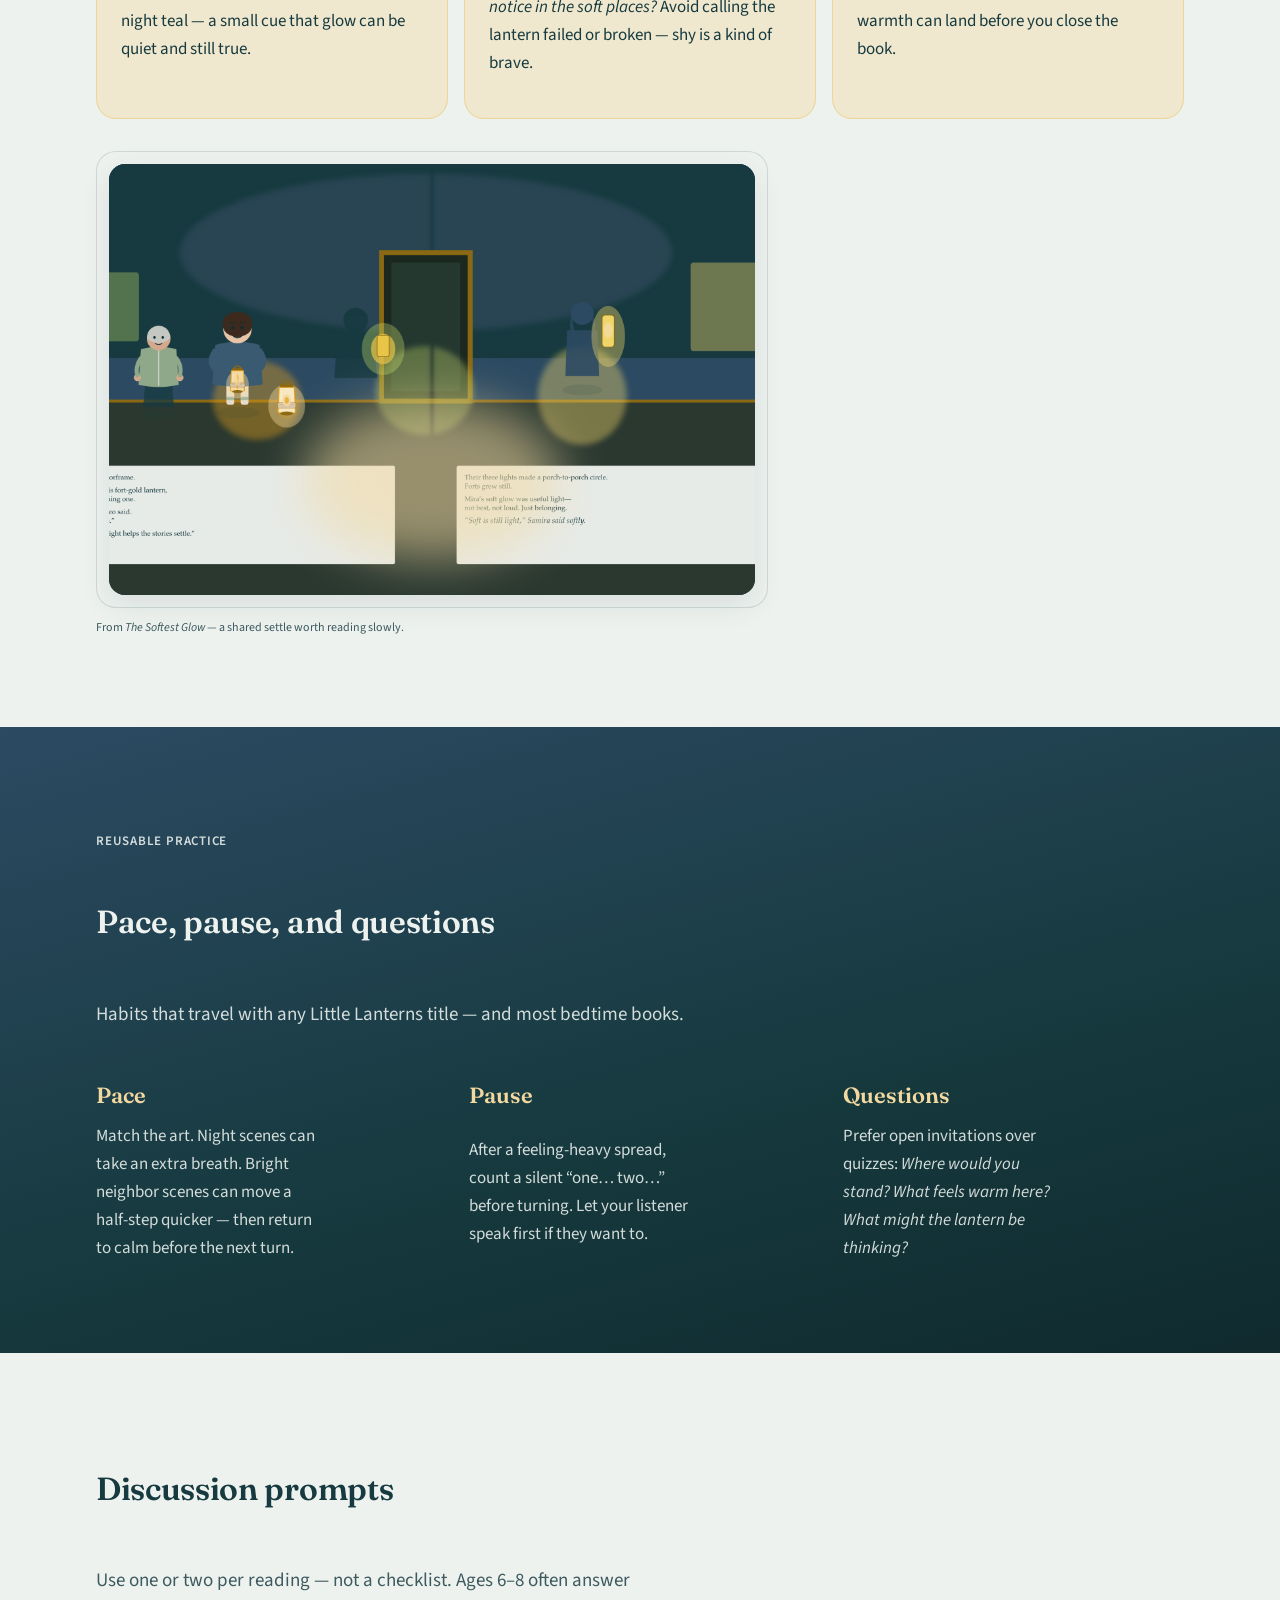
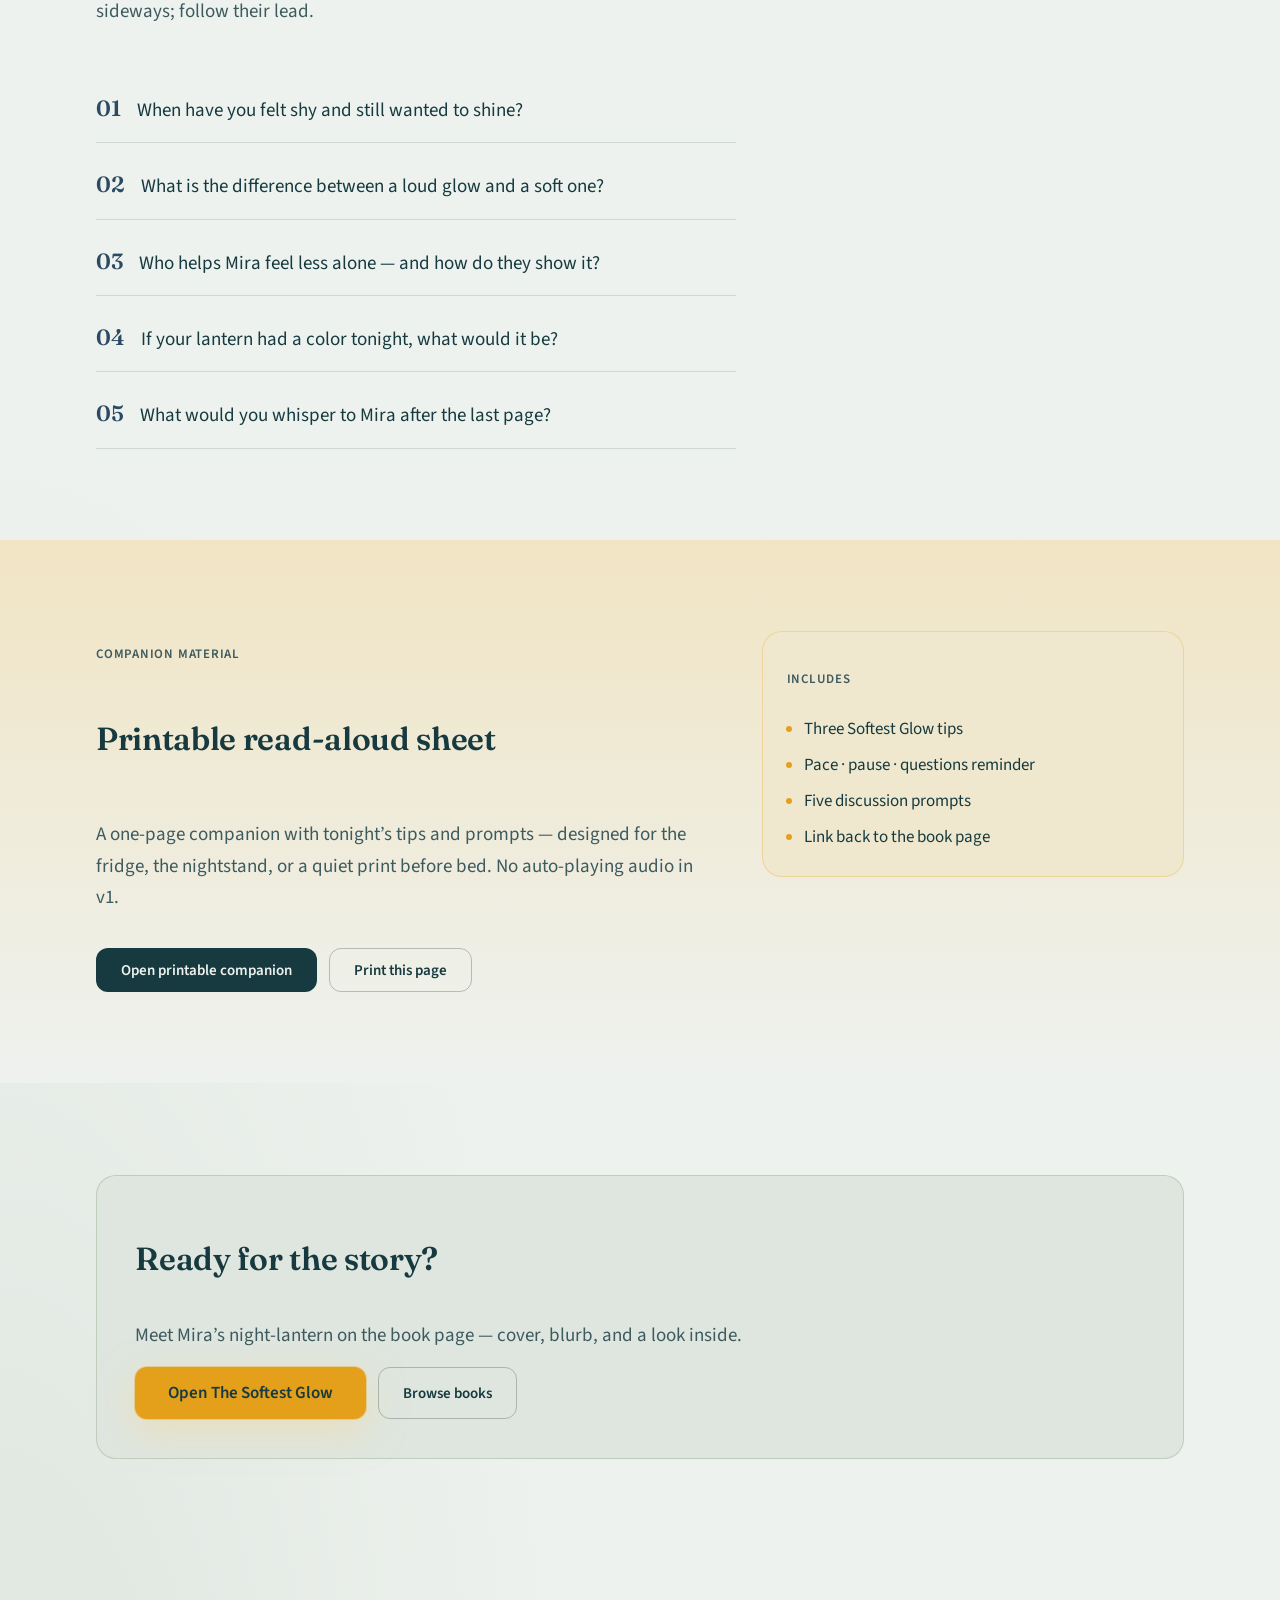
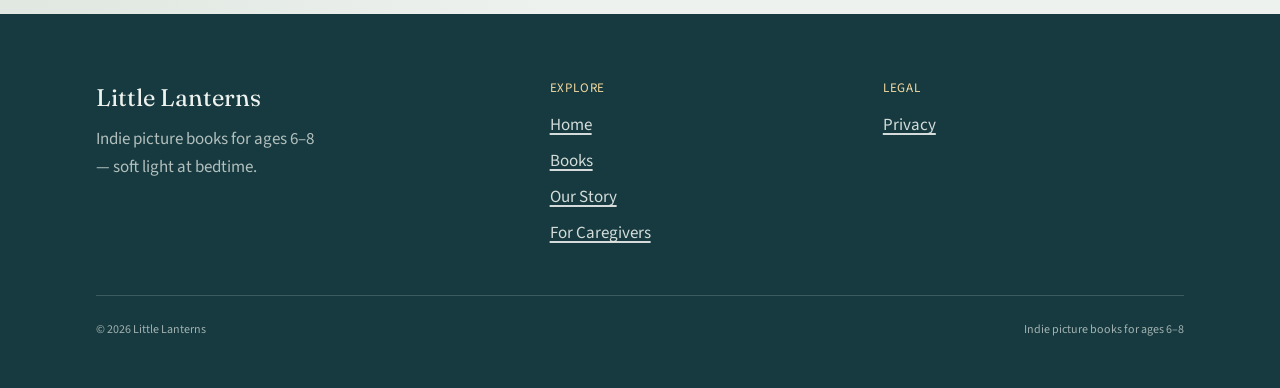
<file: for-caregivers/index.html>
<!DOCTYPE html>
<html lang="en">
  <head>
    <meta charset="utf-8" />
    <meta http-equiv="refresh" content="0; url=../caregivers/index.html" />
    <link rel="canonical" href="../caregivers/index.html" />
    <title>Redirecting to For Caregivers — Little Lanterns</title>
    <script>
      location.replace("../caregivers/index.html");
    </script>
  </head>
  <body>
    <p>
      Moved to <a href="../caregivers/index.html">For Caregivers</a>.
    </p>
  </body>
</html>
</file>
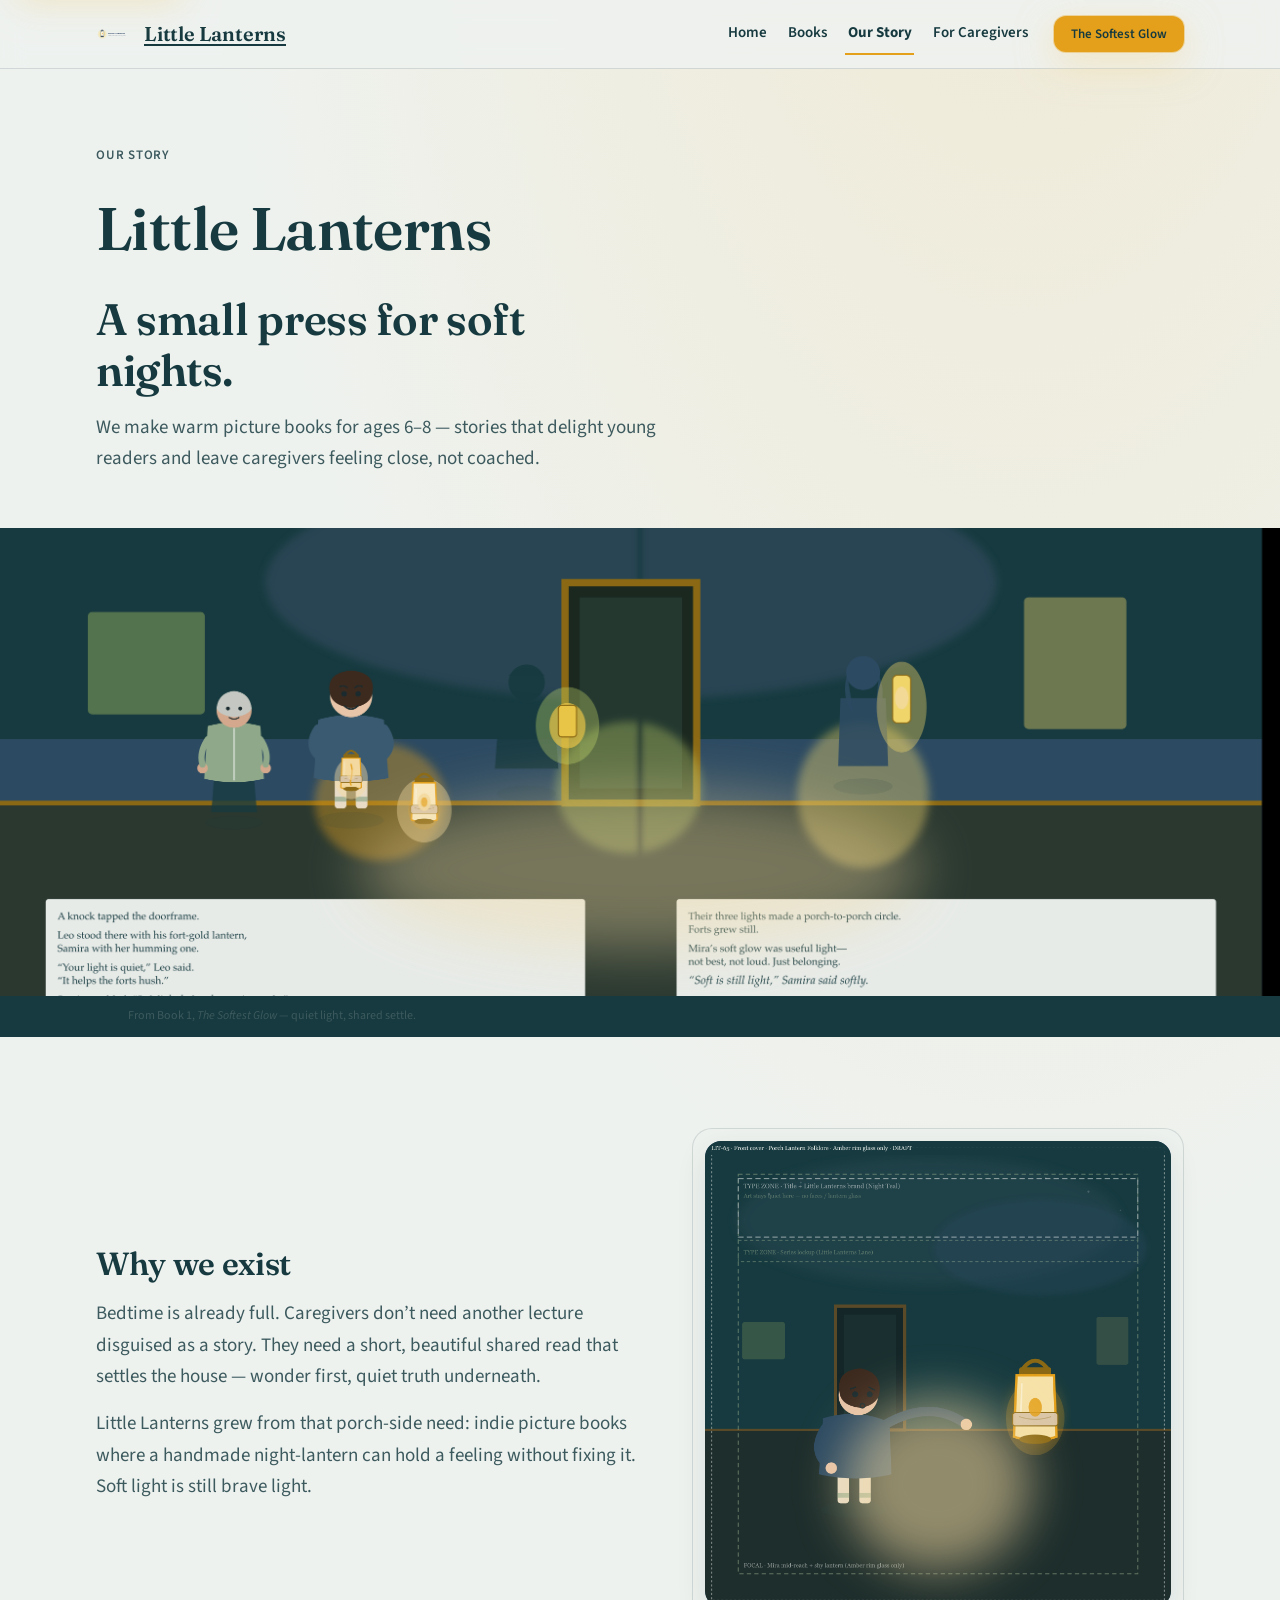
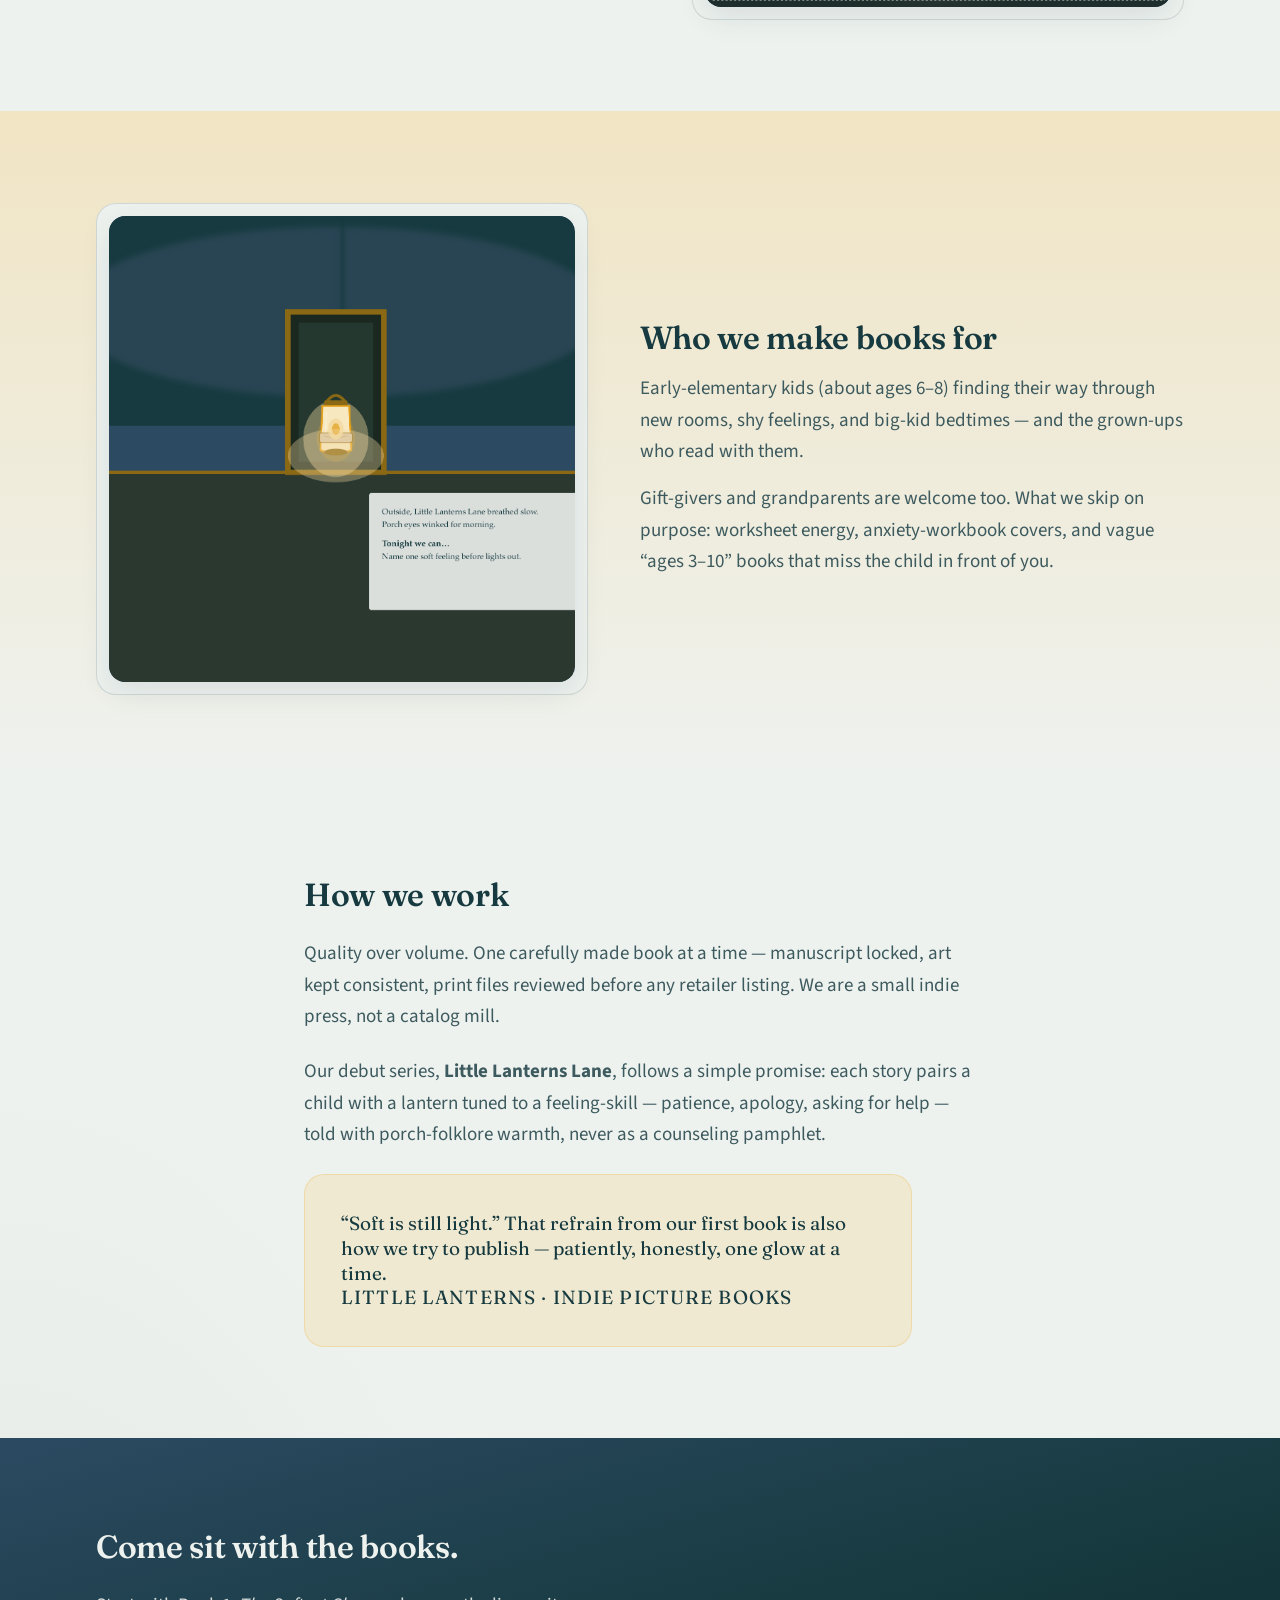
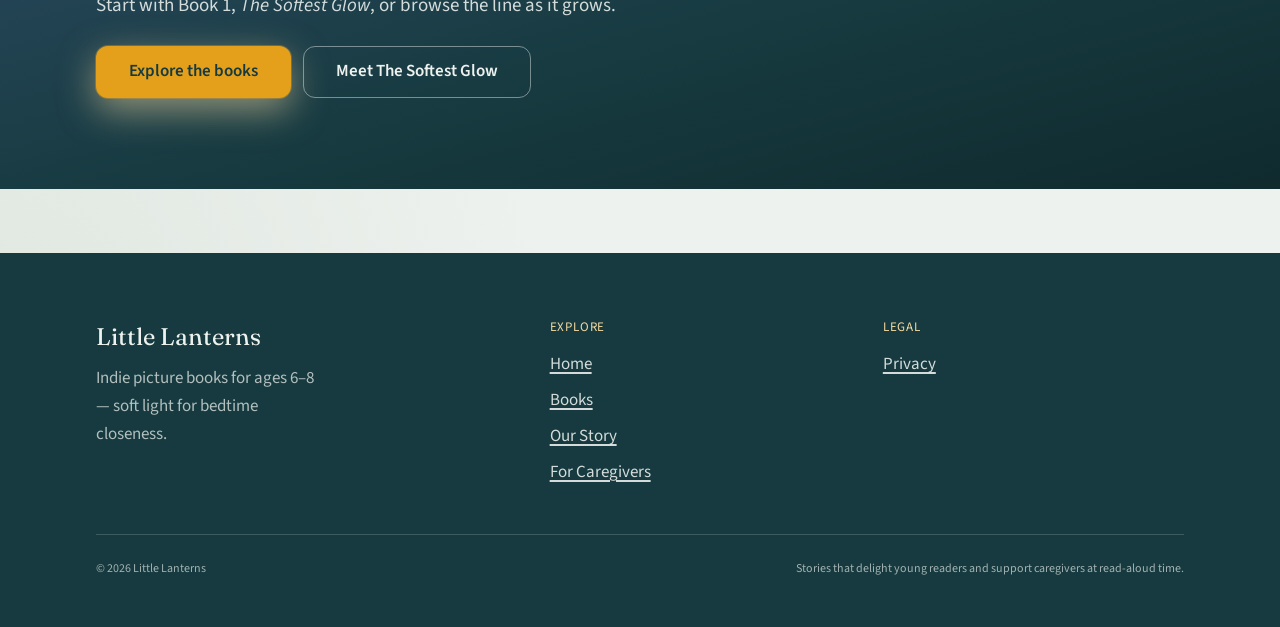
<file: our-story/index.html>
<!DOCTYPE html>
<html lang="en">
  <head>
    <meta charset="utf-8" />
    <meta http-equiv="refresh" content="0; url=../about/index.html" />
    <link rel="canonical" href="../about/index.html" />
    <title>Redirecting — Our Story</title>
    <script>
      location.replace("../about/index.html");
    </script>
  </head>
  <body>
    <p><a href="../about/index.html">Continue to Our Story</a></p>
  </body>
</html>
</file>
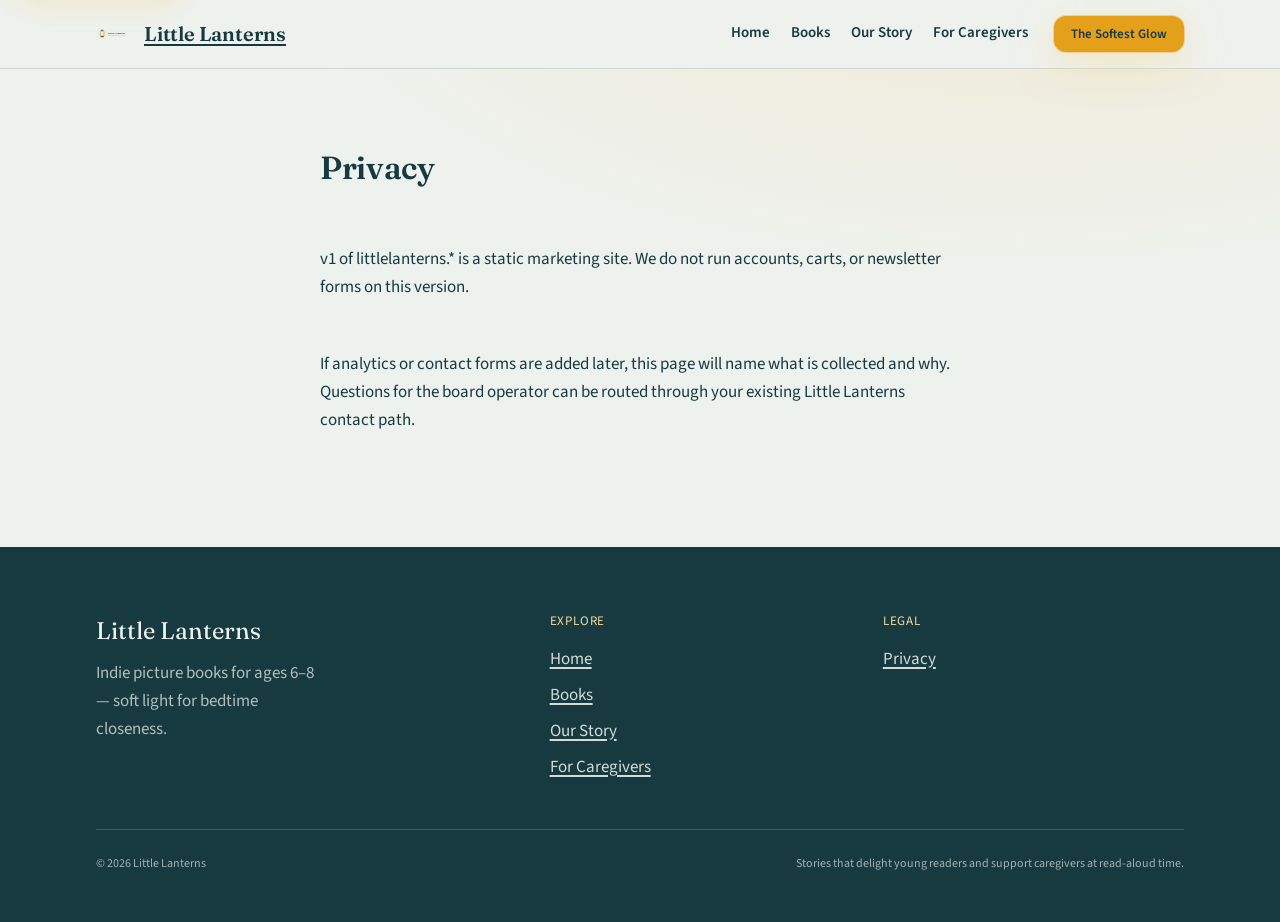
<file: privacy/index.html>
<!DOCTYPE html>
<html lang="en">
<head>
  <meta charset="utf-8" />
  <meta name="viewport" content="width=device-width, initial-scale=1" />
  <title>Privacy — Little Lanterns</title>
  <meta name="description" content="Privacy information for the Little Lanterns marketing website." />
  <link rel="stylesheet" href="../design-system/tokens.css" />
  <link rel="stylesheet" href="../design-system/components.css" />
    <link rel="stylesheet" href="../design-system/a11y.css" />
  <link rel="stylesheet" href="../assets/site.css" />
</head>
<body>
  <a class="ll-skip ll-btn ll-btn--glow" href="#main-content">Skip to main content</a>
  <header class="ll-header">
    <div class="ll-shell ll-header__inner">
      <a class="ll-logo" href="../index.html">
        <img class="ll-logo__mark" src="../assets/little-lanterns-mark.svg" alt="" width="36" height="36"  aria-hidden="true" />
        <span class="ll-brand ll-logo__word">Little Lanterns</span>
      </a>
      <button class="ll-nav-toggle" type="button" data-nav-toggle aria-expanded="false" aria-controls="site-nav">Menu</button>
      <nav class="ll-nav" id="site-nav" data-nav aria-label="Primary">
        <ul class="ll-nav__list">
<li><a class="ll-nav__link" href="../index.html">Home</a></li>
<li><a class="ll-nav__link" href="../books/index.html">Books</a></li>
<li><a class="ll-nav__link" href="../about/index.html">Our Story</a></li>
<li><a class="ll-nav__link" href="../caregivers/index.html">For Caregivers</a></li>
        </ul>
        <a class="ll-btn ll-btn--glow ll-btn--sm ll-header__cta" href="../books/the-softest-glow/index.html">The Softest Glow</a>
      </nav>
    </div>
  </header>
  <main id="main-content" tabindex="-1">
    <section class="ll-section ll-page-hero">
      <div class="ll-shell ll-prose ll-stack-4" style="max-width:40rem">
        <h1 class="ll-display ll-display-md">Privacy</h1>
        <p>v1 of littlelanterns.* is a static marketing site. We do not run accounts, carts, or newsletter forms on this version.</p>
        <p>If analytics or contact forms are added later, this page will name what is collected and why. Questions for the board operator can be routed through your existing Little Lanterns contact path.</p>
      </div>
    </section>

  </main>
  <footer class="ll-footer">
    <div class="ll-shell">
      <div class="ll-footer__grid">
        <div>
          <p class="ll-footer__brand">Little Lanterns</p>
          <p class="ll-footer__tag">Indie picture books for ages 6–8 — soft light for bedtime closeness.</p>
        </div>
        <div>
          <p class="ll-footer__heading">Explore</p>
          <ul class="ll-footer__list">
            <li><a href="../index.html">Home</a></li>
            <li><a href="../books/index.html">Books</a></li>
            <li><a href="../about/index.html">Our Story</a></li>
            <li><a href="../caregivers/index.html">For Caregivers</a></li>
          </ul>
        </div>
        <div>
          <p class="ll-footer__heading">Legal</p>
          <ul class="ll-footer__list">
            <li><a href="../privacy/index.html">Privacy</a></li>
          </ul>
        </div>
      </div>
      <div class="ll-footer__legal">
        <span>© 2026 Little Lanterns</span>
        <span>Stories that delight young readers and support caregivers at read-aloud time.</span>
      </div>
    </div>
  </footer>
  <script src="../assets/site.js" defer></script>
</body>
</html>
</file>
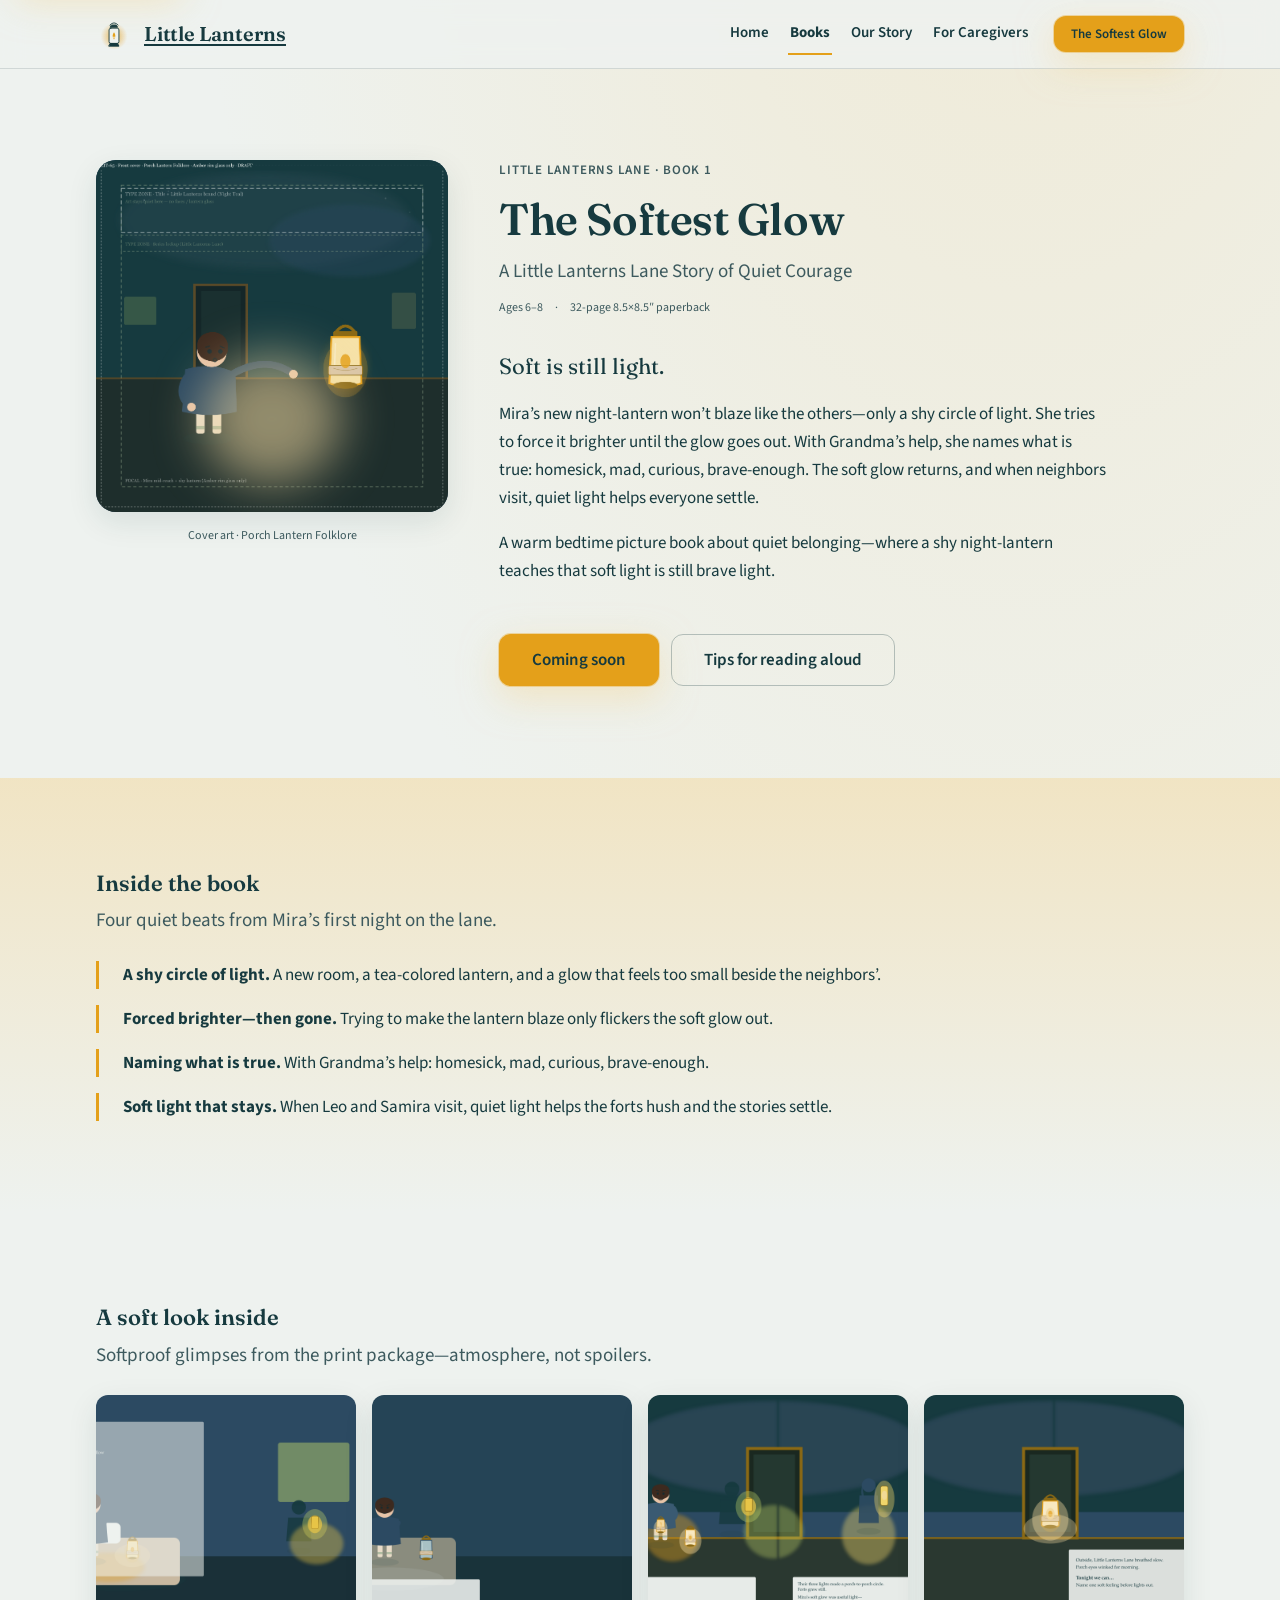
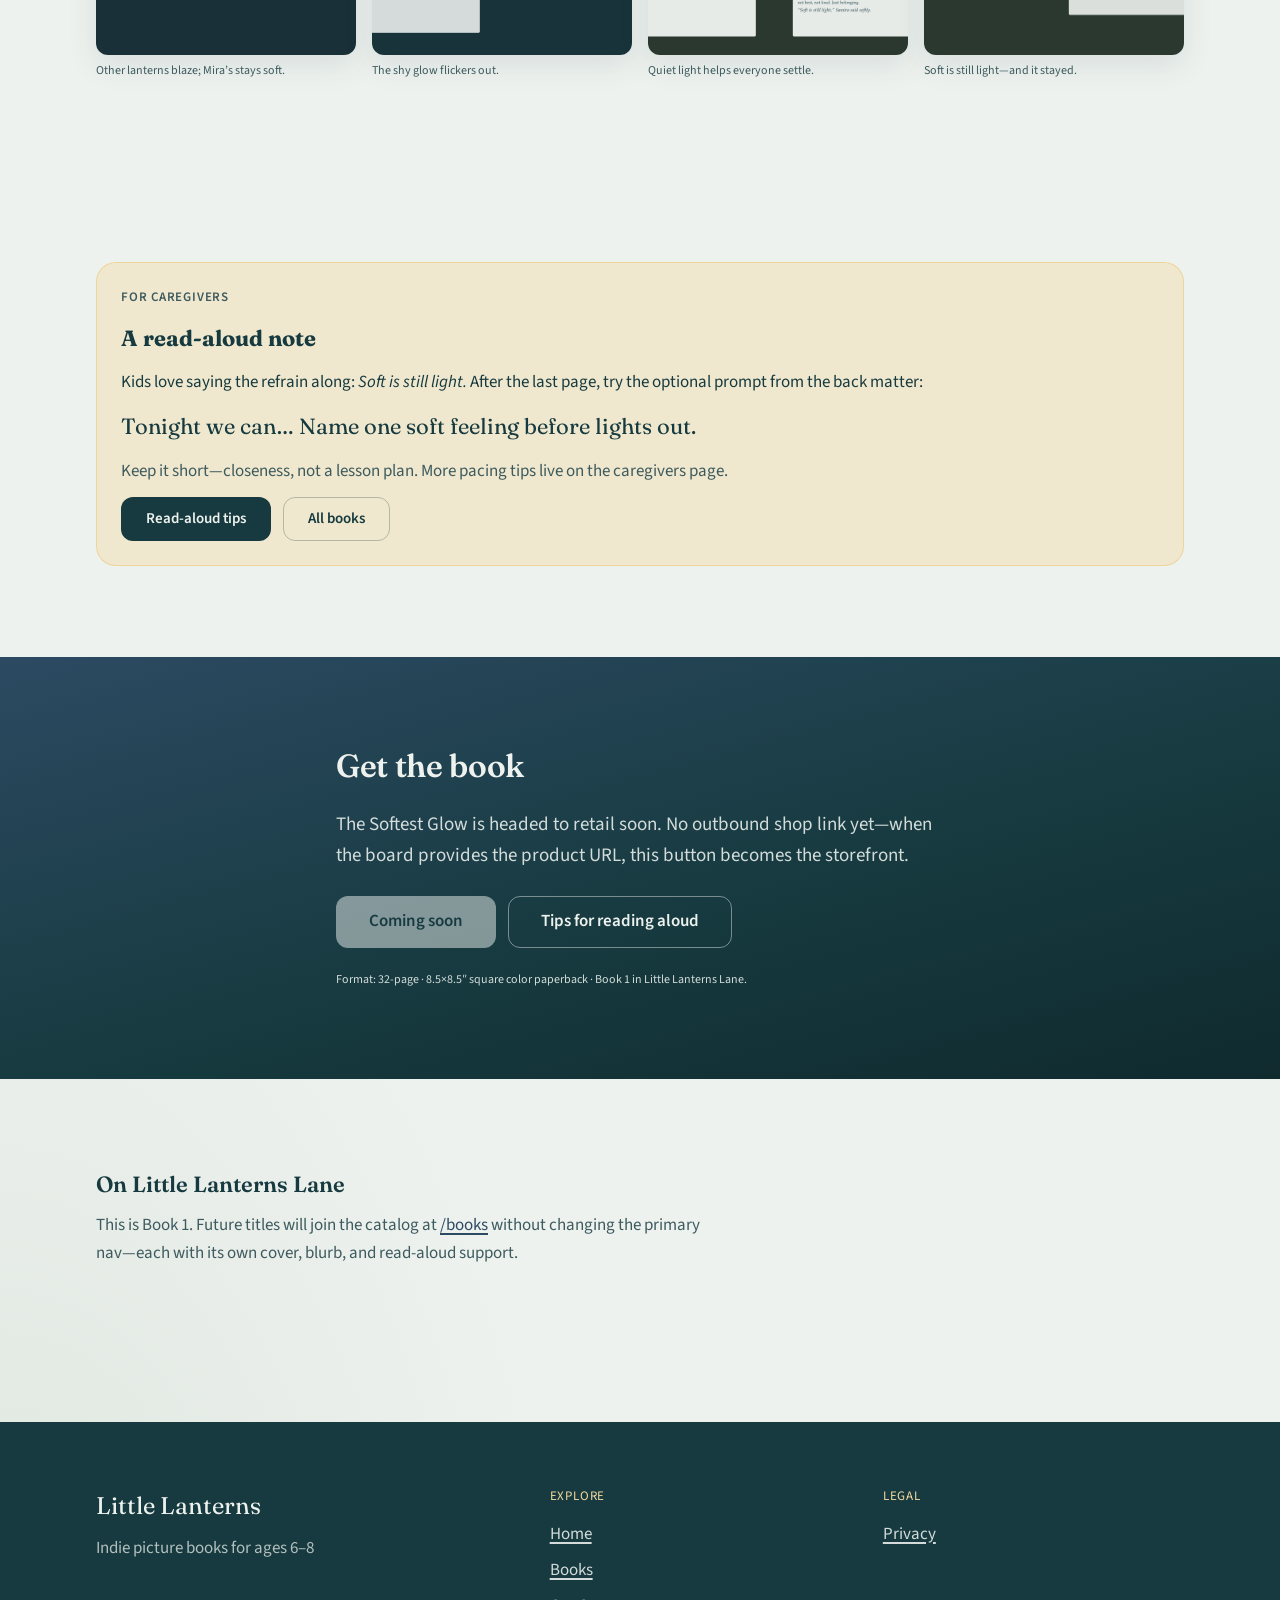
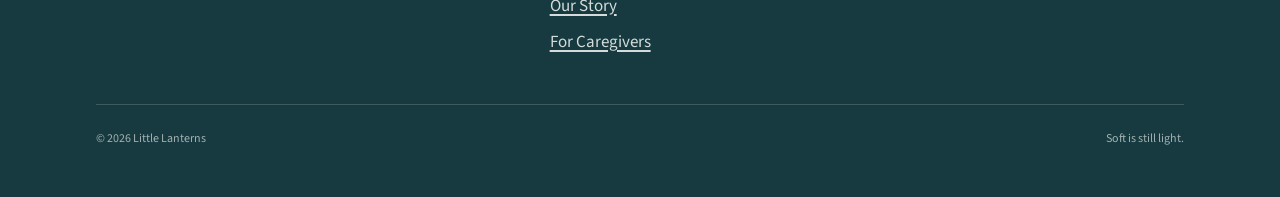
<file: books/the-softest-glow/index.html>
<!DOCTYPE html>
<html lang="en">
  <head>
    <meta charset="utf-8" />
    <meta name="viewport" content="width=device-width, initial-scale=1" />
    <title>The Softest Glow — Little Lanterns</title>
    <meta
      name="description"
      content="The Softest Glow is a warm bedtime picture book for ages 6–8 about quiet courage and belonging—Book 1 in Little Lanterns Lane."
    />
    <meta property="og:title" content="The Softest Glow — Little Lanterns" />
    <meta
      property="og:description"
      content="A shy night-lantern teaches that soft light is still brave light."
    />
    <meta property="og:image" content="/assets/the-softest-glow-cover.png" />
    <link rel="stylesheet" href="../../design-system/tokens.css" />
    <link rel="stylesheet" href="../../design-system/components.css" />
    <link rel="stylesheet" href="../../design-system/a11y.css" />
    <link rel="stylesheet" href="../../assets/site.css" />
  </head>
  <body>
    <a class="ll-btn ll-btn--glow ll-skip" href="#main-content">Skip to main content</a>

    <header class="ll-header">
      <div class="ll-shell ll-header__inner">
        <a class="ll-logo" href="../../index.html">
          <img
            class="ll-logo__mark"
            src="../../assets/little-lanterns-lantern.svg"
            width="36"
            height="36"
            alt=""
           aria-hidden="true" />
          <span class="ll-brand ll-logo__word">Little Lanterns</span>
        </a>

        <button
          class="ll-nav-toggle"
          type="button"
          aria-expanded="false"
          aria-controls="site-nav"
        >
          Menu
        </button>

        <nav class="ll-nav" id="site-nav" aria-label="Primary">
          <ul class="ll-nav__list">
            <li><a class="ll-nav__link" href="../../index.html">Home</a></li>
            <li>
              <a class="ll-nav__link" href="../../books/index.html" aria-current="page">Books</a>
            </li>
            <li><a class="ll-nav__link" href="../../about/index.html">Our Story</a></li>
            <li>
              <a class="ll-nav__link" href="../../caregivers/index.html">For Caregivers</a>
            </li>
          </ul>
          <a class="ll-btn ll-btn--glow ll-btn--sm ll-header__cta" href="../../books/the-softest-glow/index.html"
            >The Softest Glow</a
          >
        </nav>
      </div>
    </header>

    <main id="main-content" tabindex="-1">
      <section class="ll-section ll-shell" aria-labelledby="title-heading">
        <div class="ll-detail">
          <div class="ll-stack-4">
            <div class="ll-media-frame ll-media-frame--lantern-glow">
              <img
                src="../../assets/the-softest-glow-cover.png"
                width="875"
                height="875"
                alt="Cover of The Softest Glow — soft amber lantern light on a quiet porch at dusk"
              />
            </div>
            <p class="ll-caption" style="margin: 0; text-align: center">
              Cover art · Porch Lantern Folklore
            </p>
          </div>

          <div class="ll-stack-6">
            <div class="ll-stack-3">
              <p class="ll-label" style="margin: 0">
                Little Lanterns Lane · Book 1
              </p>
              <h1 class="ll-display ll-display-lg" id="title-heading" style="margin: 0">
                The Softest Glow
              </h1>
              <p class="ll-lede" style="margin: 0">
                A Little Lanterns Lane Story of Quiet Courage
              </p>
              <p class="ll-cluster" style="margin: 0">
                <span class="ll-caption">Ages 6–8</span>
                <span class="ll-caption" aria-hidden="true">·</span>
                <span class="ll-caption">32-page 8.5×8.5″ paperback</span>
              </p>
            </div>

            <div class="ll-prose">
              <p style="margin: 0; font-family: var(--ll-font-display); font-size: var(--ll-fs-title)">
                Soft is still light.
              </p>
              <p>
                Mira’s new night-lantern won’t blaze like the others—only a shy circle of light. She tries to force it brighter until the glow goes out. With Grandma’s help, she names what is true: homesick, mad, curious, brave-enough. The soft glow returns, and when neighbors visit, quiet light helps everyone settle.
              </p>
              <p>
                A warm bedtime picture book about quiet belonging—where a shy night-lantern teaches that soft light is still brave light.
              </p>
            </div>

            <div class="ll-btn-row">
              <a class="ll-btn ll-btn--glow ll-btn--lg" href="#get-the-book"
                >Coming soon</a
              >
              <a class="ll-btn ll-btn--quiet ll-btn--lg" href="../../caregivers/index.html"
                >Tips for reading aloud</a
              >
            </div>
          </div>
        </div>
      </section>

      <section class="ll-section ll-band-settle" aria-labelledby="inside-heading">
        <div class="ll-shell ll-stack-5">
          <div class="ll-stack-2">
            <h2 class="ll-title" id="inside-heading" style="margin: 0">
              Inside the book
            </h2>
            <p class="ll-lede" style="margin: 0">
              Four quiet beats from Mira’s first night on the lane.
            </p>
          </div>
          <ol class="ll-beats">
            <li>
              <strong>A shy circle of light.</strong>
              A new room, a tea-colored lantern, and a glow that feels too small beside the neighbors’.
            </li>
            <li>
              <strong>Forced brighter—then gone.</strong>
              Trying to make the lantern blaze only flickers the soft glow out.
            </li>
            <li>
              <strong>Naming what is true.</strong>
              With Grandma’s help: homesick, mad, curious, brave-enough.
            </li>
            <li>
              <strong>Soft light that stays.</strong>
              When Leo and Samira visit, quiet light helps the forts hush and the stories settle.
            </li>
          </ol>
        </div>
      </section>

      <section
        class="ll-section ll-shell"
        id="look-inside"
        aria-labelledby="look-heading"
      >
        <div class="ll-stack-5">
          <div class="ll-stack-2">
            <h2 class="ll-title" id="look-heading" style="margin: 0">
              A soft look inside
            </h2>
            <p class="ll-lede" style="margin: 0">
              Softproof glimpses from the print package—atmosphere, not spoilers.
            </p>
          </div>
          <div class="ll-look">
            <figure>
              <img
                src="../../assets/LIT-66-softproof-pp07-08-compare.png"
                alt="Interior spread: neighboring lanterns blaze while Mira’s stays soft"
                width="640"
                height="640"
                loading="lazy"
              />
              <figcaption class="ll-caption">Other lanterns blaze; Mira’s stays soft.</figcaption>
            </figure>
            <figure>
              <img
                src="../../assets/LIT-66-softproof-pp15-16-glow-out.png"
                alt="Interior spread: the shy glow flickers out"
                width="640"
                height="640"
                loading="lazy"
              />
              <figcaption class="ll-caption">The shy glow flickers out.</figcaption>
            </figure>
            <figure>
              <img
                src="../../assets/LIT-66-softproof-pp27-28-shared-settle.png"
                alt="Interior spread: quiet light helps everyone settle"
                width="640"
                height="640"
                loading="lazy"
              />
              <figcaption class="ll-caption">Quiet light helps everyone settle.</figcaption>
            </figure>
            <figure>
              <img
                src="../../assets/LIT-66-softproof-pp31-32-coda.png"
                alt="Interior coda: Soft is still light—and it stayed"
                width="640"
                height="640"
                loading="lazy"
              />
              <figcaption class="ll-caption">Soft is still light—and it stayed.</figcaption>
            </figure>
          </div>
        </div>
      </section>

      <section class="ll-section ll-shell" aria-labelledby="care-heading">
        <aside class="ll-care-panel" aria-labelledby="care-heading">
          <p class="ll-label" style="margin: 0">For caregivers</p>
          <h2 class="ll-care-panel__title" id="care-heading">
            A read-aloud note
          </h2>
          <p style="margin: 0">
            Kids love saying the refrain along: <em>Soft is still light.</em> After the last page, try the optional prompt from the back matter:
          </p>
          <p style="margin: 0; font-family: var(--ll-font-display); font-size: var(--ll-fs-title)">
            Tonight we can… Name one soft feeling before lights out.
          </p>
          <p style="margin: 0; color: var(--ll-color-text-muted)">
            Keep it short—closeness, not a lesson plan. More pacing tips live on the caregivers page.
          </p>
          <div class="ll-btn-row">
            <a class="ll-btn ll-btn--primary" href="../../caregivers/index.html">Read-aloud tips</a>
            <a class="ll-btn ll-btn--quiet" href="../../books/index.html">All books</a>
          </div>
        </aside>
      </section>

      <section
        class="ll-section ll-band-inverse"
        id="get-the-book"
        aria-labelledby="get-heading"
      >
        <div class="ll-shell ll-stack-5" style="max-width: var(--ll-prose-max)">
          <h2 class="ll-display ll-display-md" id="get-heading" style="margin: 0">
            Get the book
          </h2>
          <p class="ll-lede" style="margin: 0">
            The Softest Glow is headed to retail soon. No outbound shop link yet—when the board provides the product URL, this button becomes the storefront.
          </p>
          <div class="ll-btn-row">
            <span
              class="ll-btn ll-btn--on-dark ll-btn--lg"
              aria-disabled="true"
              >Coming soon</span
            >
            <a class="ll-btn ll-btn--on-dark ll-btn--quiet ll-btn--lg" href="../../caregivers/index.html"
              >Tips for reading aloud</a
            >
          </div>
          <p class="ll-caption" style="margin: 0">
            Format: 32-page · 8.5×8.5″ square color paperback · Book 1 in Little Lanterns Lane.
          </p>
        </div>
      </section>

      <section class="ll-section ll-shell" aria-labelledby="series-context">
        <div class="ll-stack-3" style="max-width: var(--ll-prose-max)">
          <h2 class="ll-title" id="series-context" style="margin: 0">
            On Little Lanterns Lane
          </h2>
          <p style="margin: 0; color: var(--ll-color-text-muted)">
            This is Book 1. Future titles will join the catalog at <a href="../../books/index.html">/books</a> without changing the primary nav—each with its own cover, blurb, and read-aloud support.
          </p>
        </div>
      </section>
    </main>

    <footer class="ll-footer">
      <div class="ll-shell">
        <div class="ll-footer__grid">
          <div>
            <p class="ll-footer__brand">Little Lanterns</p>
            <p class="ll-footer__tag">Indie picture books for ages 6–8</p>
          </div>
          <div>
            <p class="ll-footer__heading">Explore</p>
            <ul class="ll-footer__list">
              <li><a href="../../index.html">Home</a></li>
              <li><a href="../../books/index.html">Books</a></li>
              <li><a href="../../about/index.html">Our Story</a></li>
              <li><a href="../../caregivers/index.html">For Caregivers</a></li>
            </ul>
          </div>
          <div>
            <p class="ll-footer__heading">Legal</p>
            <ul class="ll-footer__list">
              <li><a href="../../privacy/index.html">Privacy</a></li>
            </ul>
          </div>
        </div>
        <div class="ll-footer__legal">
          <span>© 2026 Little Lanterns</span>
          <span>Soft is still light.</span>
        </div>
      </div>
    </footer>

    <script src="../../assets/site.js" defer></script>
  </body>
</html>
</file>
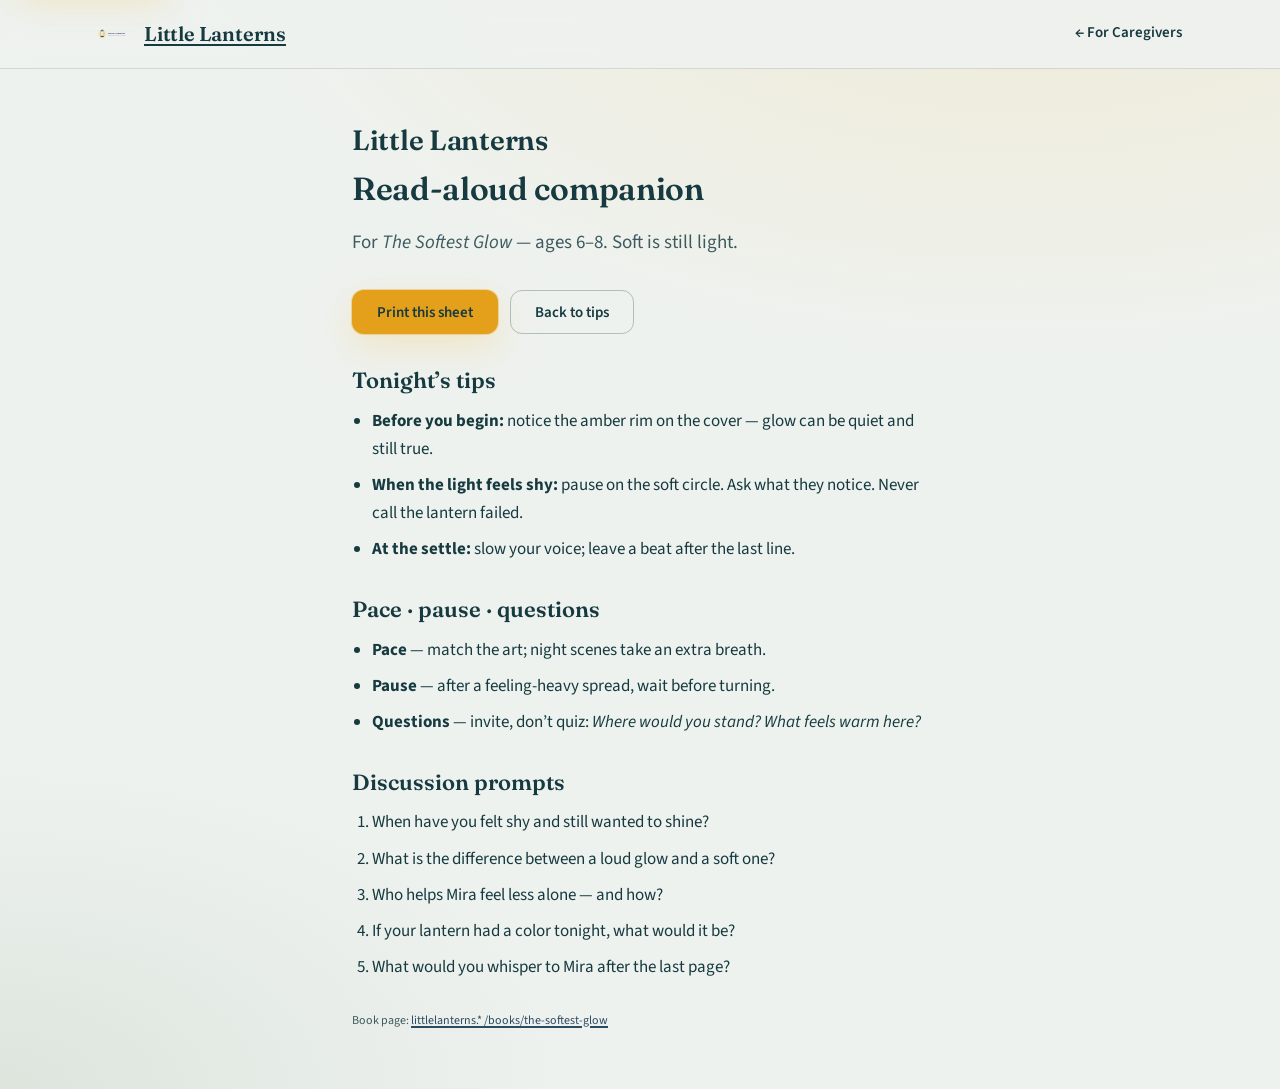
<file: caregivers/companion.html>
<!DOCTYPE html>
<html lang="en">
  <head>
    <meta charset="utf-8" />
    <meta name="viewport" content="width=device-width, initial-scale=1" />
    <title>Read-aloud companion — The Softest Glow</title>
    <meta
      name="description"
      content="Printable one-page read-aloud companion for The Softest Glow from Little Lanterns."
    />
    <link rel="stylesheet" href="../design-system/tokens.css" />
    <link rel="stylesheet" href="../design-system/components.css" />
    <link rel="stylesheet" href="../design-system/a11y.css" />
    <link rel="stylesheet" href="../assets/site.css" />
    <link rel="stylesheet" href="../assets/caregivers.css" />
  </head>
  <body>
    <a class="ll-btn ll-btn--glow ll-skip" href="#sheet">Skip to companion</a>

    <header class="ll-header">
      <div class="ll-shell ll-header__inner">
        <a class="ll-logo" href="../index.html">
          <img
            class="ll-logo__mark"
            src="../assets/little-lanterns-mark.svg"
            width="36"
            height="36"
            alt=""
          />
          <span class="ll-brand ll-logo__word">Little Lanterns</span>
        </a>
        <nav class="ll-nav" aria-label="Primary" style="display: flex">
          <ul class="ll-nav__list">
            <li><a class="ll-nav__link" href="../caregivers/index.html">← For Caregivers</a></li>
          </ul>
        </nav>
      </div>
    </header>

    <main id="sheet" class="ll-companion-sheet" tabindex="-1">
      <p class="ll-brand ll-companion-sheet__brand">Little Lanterns</p>
      <h1 class="ll-display ll-display-md">Read-aloud companion</h1>
      <p class="ll-lede">
        For <cite>The Softest Glow</cite> — ages 6–8. Soft is still light.
      </p>

      <div class="ll-btn-row ll-companion-actions">
        <button class="ll-btn ll-btn--glow" type="button" data-print-page>
          Print this sheet
        </button>
        <a class="ll-btn ll-btn--quiet" href="../caregivers/index.html">Back to tips</a>
      </div>

      <h2 class="ll-title">Tonight’s tips</h2>
      <ul>
        <li>
          <strong>Before you begin:</strong> notice the amber rim on the cover —
          glow can be quiet and still true.
        </li>
        <li>
          <strong>When the light feels shy:</strong> pause on the soft circle.
          Ask what they notice. Never call the lantern failed.
        </li>
        <li>
          <strong>At the settle:</strong> slow your voice; leave a beat after the
          last line.
        </li>
      </ul>

      <h2 class="ll-title">Pace · pause · questions</h2>
      <ul>
        <li><strong>Pace</strong> — match the art; night scenes take an extra breath.</li>
        <li><strong>Pause</strong> — after a feeling-heavy spread, wait before turning.</li>
        <li>
          <strong>Questions</strong> — invite, don’t quiz:
          <em>Where would you stand? What feels warm here?</em>
        </li>
      </ul>

      <h2 class="ll-title">Discussion prompts</h2>
      <ol>
        <li>When have you felt shy and still wanted to shine?</li>
        <li>What is the difference between a loud glow and a soft one?</li>
        <li>Who helps Mira feel less alone — and how?</li>
        <li>If your lantern had a color tonight, what would it be?</li>
        <li>What would you whisper to Mira after the last page?</li>
      </ol>

      <p class="ll-caption" style="margin-top: 2rem">
        Book page:
        <a href="../books/the-softest-glow/index.html">littlelanterns.* /books/the-softest-glow</a>
      </p>
    </main>

    <script src="../assets/site.js" defer></script>
  </body>
</html>
</file>
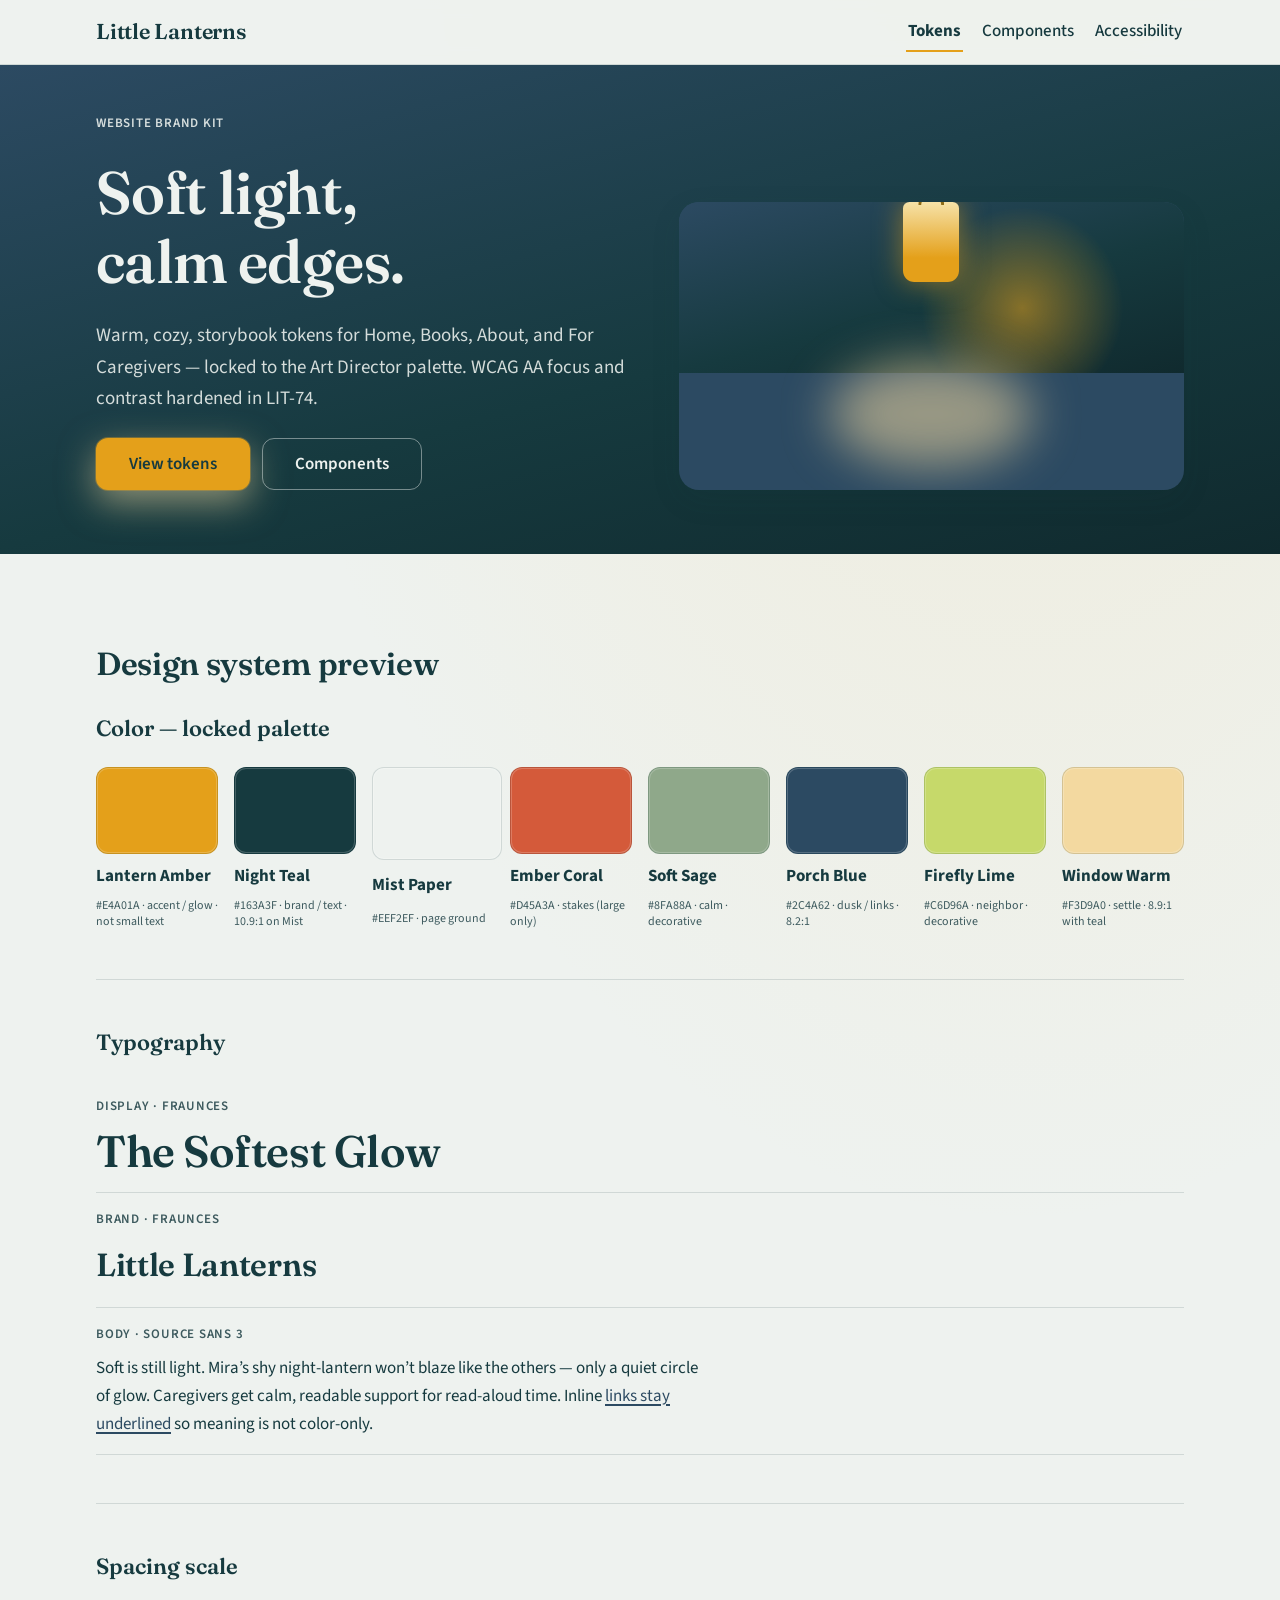
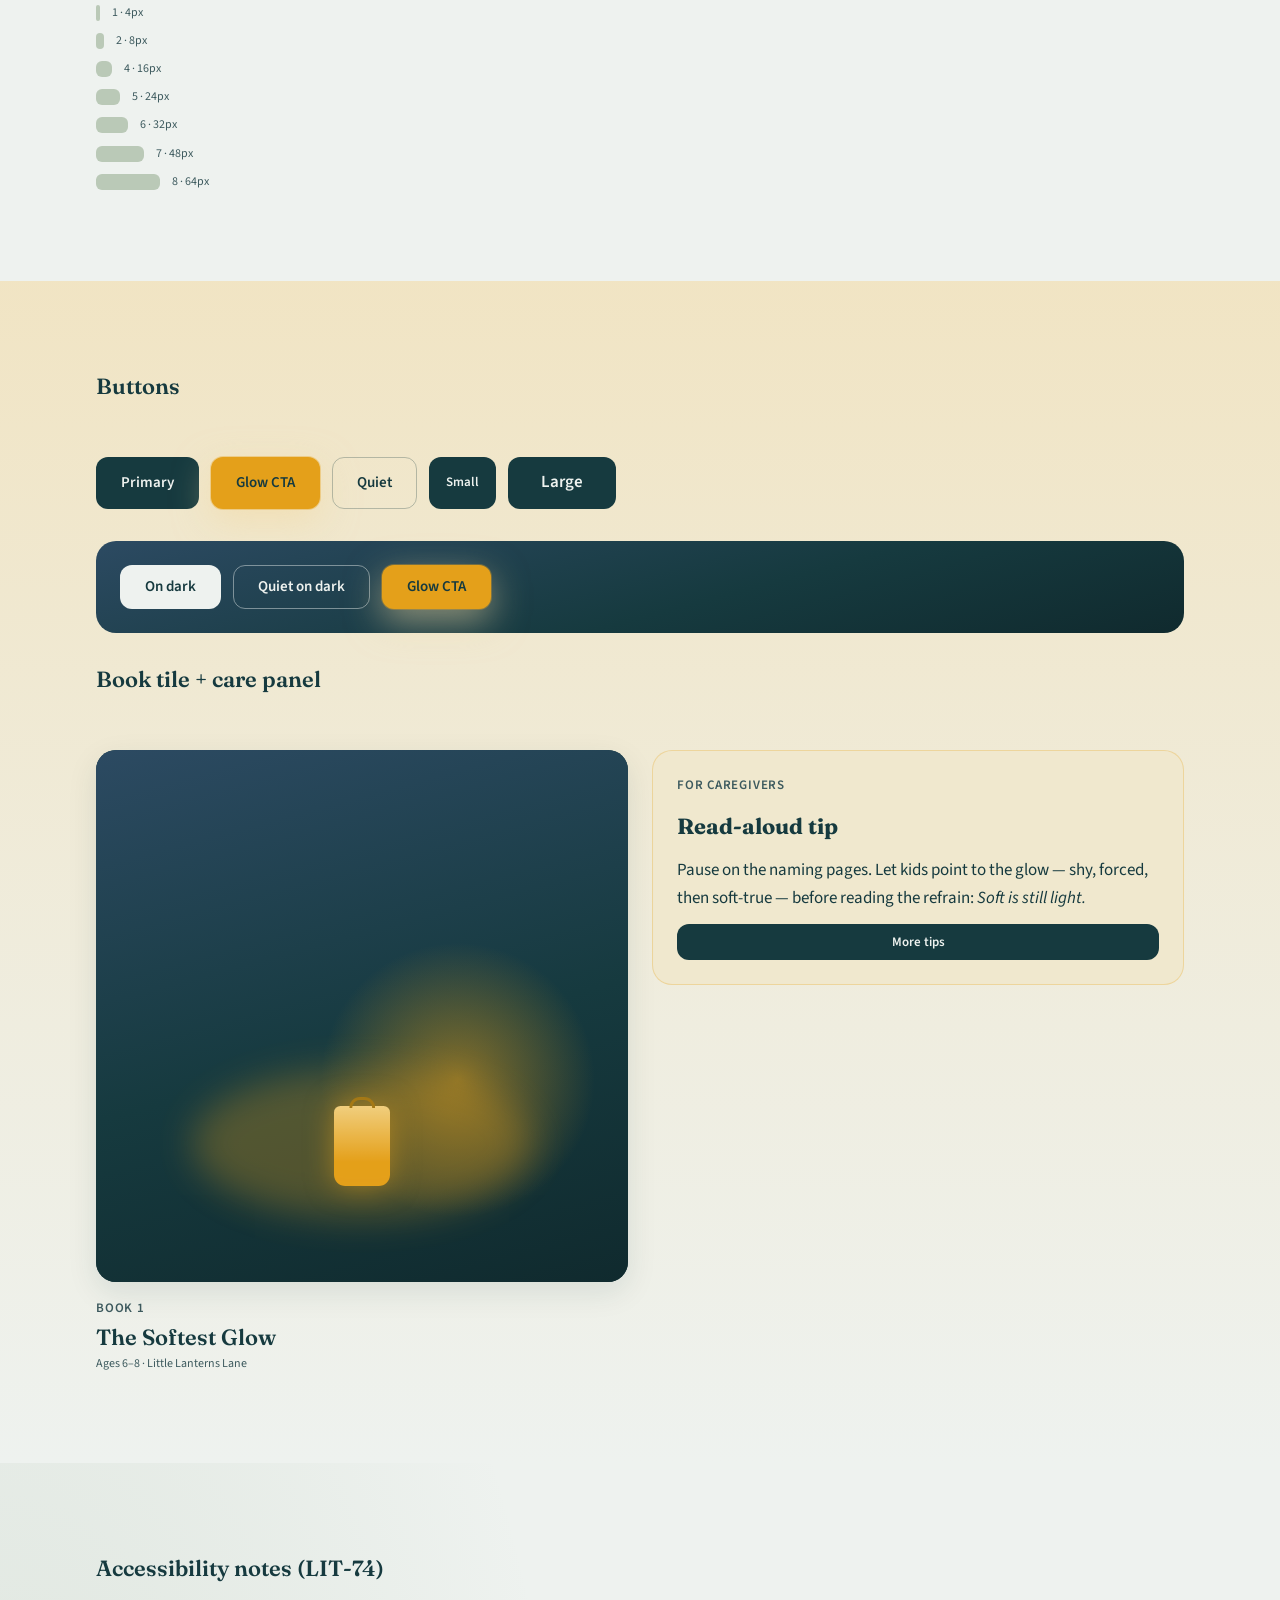
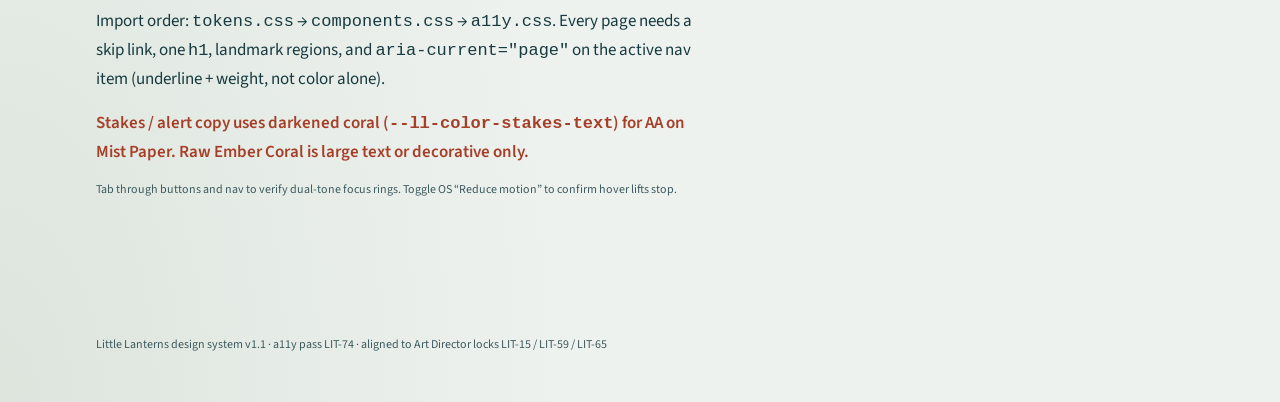
<file: design-system/preview.html>
<!DOCTYPE html>
<html lang="en">
  <head>
    <meta charset="utf-8" />
    <meta name="viewport" content="width=device-width, initial-scale=1" />
    <title>Little Lanterns — Design System Preview</title>
    <link rel="stylesheet" href="./tokens.css" />
    <link rel="stylesheet" href="./components.css" />
    <link rel="stylesheet" href="./a11y.css" />
    <style>
      .preview-grid {
        display: grid;
        grid-template-columns: repeat(auto-fit, minmax(7.5rem, 1fr));
        gap: var(--ll-space-4);
      }
      .swatch {
        display: grid;
        gap: var(--ll-space-2);
      }
      .swatch__chip {
        aspect-ratio: 1.4 / 1;
        border-radius: var(--ll-radius-md);
        border: 1px solid var(--ll-color-border);
        box-shadow: inset 0 0 0 1px color-mix(in srgb, #fff 20%, transparent);
      }
      .type-row {
        display: grid;
        gap: var(--ll-space-2);
        padding-block: var(--ll-space-4);
        border-bottom: 1px solid var(--ll-color-border);
      }
      .space-bar {
        height: 1rem;
        border-radius: var(--ll-radius-sm);
        background: color-mix(in srgb, var(--ll-soft-sage) 55%, var(--ll-mist-paper));
      }
      .demo-cover {
        width: 100%;
        height: 100%;
        background:
          radial-gradient(circle at 68% 62%, rgba(228, 160, 26, 0.55), transparent 28%),
          linear-gradient(165deg, #2c4a62 0%, #163a3f 55%, #102a2e 100%);
        display: grid;
        place-items: end center;
        padding-bottom: 18%;
      }
      .demo-lantern {
        width: 3.5rem;
        height: 5rem;
        border-radius: 0.4rem 0.4rem 0.7rem 0.7rem;
        background: linear-gradient(180deg, #f6e2a8, #e4a01a 70%);
        box-shadow: 0 0 28px rgba(228, 160, 26, 0.55);
        position: relative;
      }
      .demo-lantern::before {
        content: "";
        position: absolute;
        left: 50%;
        top: -0.55rem;
        width: 1.6rem;
        height: 0.7rem;
        transform: translateX(-50%);
        border: 3px solid #8b6914;
        border-bottom: 0;
        border-radius: 1rem 1rem 0 0;
      }
      .hero-demo {
        display: grid;
        gap: var(--ll-space-5);
        padding-block: var(--ll-space-7) var(--ll-space-8);
      }
      @media (min-width: 860px) {
        .hero-demo {
          grid-template-columns: 1.05fr 0.95fr;
          align-items: end;
        }
      }
      .divider {
        height: 1px;
        background: var(--ll-color-border);
        margin-block: var(--ll-space-7);
      }
      h2.ll-title { margin: 0 0 var(--ll-space-5); }
      .site-header-wrap { position: relative; }
    </style>
  </head>
  <body>
    <a class="ll-skip" href="#main-content">Skip to main content</a>

    <header class="ll-site-header site-header-wrap">
      <div class="ll-shell ll-site-header__inner">
        <a class="ll-brand-link" href="#main-content">Little Lanterns</a>
        <button
          class="ll-nav-toggle"
          type="button"
          aria-expanded="false"
          aria-controls="preview-nav"
          data-nav-toggle
        >
          <span class="ll-sr-only">Menu</span>
          <span class="ll-nav-toggle__icon" aria-hidden="true"></span>
        </button>
        <nav class="ll-nav" id="preview-nav" aria-label="Preview sections" data-nav>
          <ul class="ll-nav__list">
            <li><a class="ll-nav__link" href="#tokens" aria-current="page">Tokens</a></li>
            <li><a class="ll-nav__link" href="#components">Components</a></li>
            <li><a class="ll-nav__link" href="#a11y">Accessibility</a></li>
          </ul>
        </nav>
      </div>
    </header>

    <section class="ll-band-inverse" aria-label="Brand preview">
      <div class="ll-shell hero-demo">
        <div class="ll-stack-5">
          <p class="ll-label" style="margin: 0">Website brand kit</p>
          <p class="ll-display ll-display-xl" style="margin: 0">
            Soft light,<br />calm edges.
          </p>
          <p class="ll-lede" style="margin: 0">
            Warm, cozy, storybook tokens for Home, Books, About, and For Caregivers —
            locked to the Art Director palette. WCAG AA focus and contrast hardened in LIT-74.
          </p>
          <div class="ll-btn-row">
            <a class="ll-btn ll-btn--glow ll-btn--lg" href="#tokens">View tokens</a>
            <a class="ll-btn ll-btn--on-dark ll-btn--quiet ll-btn--lg" href="#components">Components</a>
          </div>
        </div>
        <div class="ll-media-frame ll-media-frame--lantern-glow" style="min-height: 18rem">
          <div class="demo-cover" aria-hidden="true">
            <div class="demo-lantern"></div>
          </div>
        </div>
      </div>
    </section>

    <main class="ll-shell ll-section" id="main-content" tabindex="-1">
      <h1 class="ll-display ll-display-md" style="margin: 0 0 var(--ll-space-6)">
        Design system preview
      </h1>

      <h2 class="ll-title" id="tokens">Color — locked palette</h2>
      <div class="preview-grid">
        <div class="swatch"><div class="swatch__chip" style="background:#E4A01A" aria-hidden="true"></div><strong>Lantern Amber</strong><span class="ll-caption">#E4A01A · accent / glow · not small text</span></div>
        <div class="swatch"><div class="swatch__chip" style="background:#163A3F" aria-hidden="true"></div><strong>Night Teal</strong><span class="ll-caption">#163A3F · brand / text · 10.9:1 on Mist</span></div>
        <div class="swatch"><div class="swatch__chip" style="background:#EEF2EF" aria-hidden="true"></div><strong>Mist Paper</strong><span class="ll-caption">#EEF2EF · page ground</span></div>
        <div class="swatch"><div class="swatch__chip" style="background:#D45A3A" aria-hidden="true"></div><strong>Ember Coral</strong><span class="ll-caption">#D45A3A · stakes (large only)</span></div>
        <div class="swatch"><div class="swatch__chip" style="background:#8FA88A" aria-hidden="true"></div><strong>Soft Sage</strong><span class="ll-caption">#8FA88A · calm · decorative</span></div>
        <div class="swatch"><div class="swatch__chip" style="background:#2C4A62" aria-hidden="true"></div><strong>Porch Blue</strong><span class="ll-caption">#2C4A62 · dusk / links · 8.2:1</span></div>
        <div class="swatch"><div class="swatch__chip" style="background:#C6D96A" aria-hidden="true"></div><strong>Firefly Lime</strong><span class="ll-caption">#C6D96A · neighbor · decorative</span></div>
        <div class="swatch"><div class="swatch__chip" style="background:#F3D9A0" aria-hidden="true"></div><strong>Window Warm</strong><span class="ll-caption">#F3D9A0 · settle · 8.9:1 with teal</span></div>
      </div>

      <div class="divider"></div>

      <h2 class="ll-title">Typography</h2>
      <div class="type-row">
        <span class="ll-label">Display · Fraunces</span>
        <p class="ll-display ll-display-lg" style="margin:0">The Softest Glow</p>
      </div>
      <div class="type-row">
        <span class="ll-label">Brand · Fraunces</span>
        <p class="ll-brand" style="margin:0; font-size:2rem">Little Lanterns</p>
      </div>
      <div class="type-row">
        <span class="ll-label">Body · Source Sans 3</span>
        <p class="ll-prose" style="margin:0">
          Soft is still light. Mira’s shy night-lantern won’t blaze like the others —
          only a quiet circle of glow. Caregivers get calm, readable support for read-aloud time.
          Inline <a href="#a11y">links stay underlined</a> so meaning is not color-only.
        </p>
      </div>

      <div class="divider"></div>

      <h2 class="ll-title">Spacing scale</h2>
      <div class="ll-stack-3">
        <div class="ll-cluster"><div class="space-bar" style="width:0.25rem" aria-hidden="true"></div><span class="ll-caption">1 · 4px</span></div>
        <div class="ll-cluster"><div class="space-bar" style="width:0.5rem" aria-hidden="true"></div><span class="ll-caption">2 · 8px</span></div>
        <div class="ll-cluster"><div class="space-bar" style="width:1rem" aria-hidden="true"></div><span class="ll-caption">4 · 16px</span></div>
        <div class="ll-cluster"><div class="space-bar" style="width:1.5rem" aria-hidden="true"></div><span class="ll-caption">5 · 24px</span></div>
        <div class="ll-cluster"><div class="space-bar" style="width:2rem" aria-hidden="true"></div><span class="ll-caption">6 · 32px</span></div>
        <div class="ll-cluster"><div class="space-bar" style="width:3rem" aria-hidden="true"></div><span class="ll-caption">7 · 48px</span></div>
        <div class="ll-cluster"><div class="space-bar" style="width:4rem" aria-hidden="true"></div><span class="ll-caption">8 · 64px</span></div>
      </div>
    </main>

    <section class="ll-band-settle" id="components" aria-labelledby="components-heading">
      <div class="ll-shell ll-section ll-stack-6">
        <h2 class="ll-title" id="components-heading">Buttons</h2>
        <div class="ll-btn-row">
          <button class="ll-btn ll-btn--primary" type="button">Primary</button>
          <button class="ll-btn ll-btn--glow" type="button">Glow CTA</button>
          <button class="ll-btn ll-btn--quiet" type="button">Quiet</button>
          <button class="ll-btn ll-btn--primary ll-btn--sm" type="button">Small</button>
          <button class="ll-btn ll-btn--primary ll-btn--lg" type="button">Large</button>
        </div>

        <div class="ll-band-inverse" style="border-radius: var(--ll-radius-lg); padding: var(--ll-space-5)">
          <div class="ll-btn-row">
            <button class="ll-btn ll-btn--on-dark" type="button">On dark</button>
            <button class="ll-btn ll-btn--on-dark ll-btn--quiet" type="button">Quiet on dark</button>
            <button class="ll-btn ll-btn--glow" type="button">Glow CTA</button>
          </div>
        </div>

        <h2 class="ll-title">Book tile + care panel</h2>
        <div style="display:grid; gap: var(--ll-space-5); grid-template-columns: repeat(auto-fit, minmax(14rem, 1fr)); align-items:start">
          <a class="ll-book-tile" href="#components">
            <div class="ll-book-tile__cover">
              <div class="demo-cover" aria-hidden="true"><div class="demo-lantern"></div></div>
            </div>
            <div class="ll-book-tile__meta">
              <span class="ll-label">Book 1</span>
              <strong class="ll-title" style="margin:0">The Softest Glow</strong>
              <span class="ll-caption">Ages 6–8 · Little Lanterns Lane</span>
            </div>
          </a>
          <aside class="ll-care-panel" aria-labelledby="care-tip-title">
            <p class="ll-label" style="margin:0">For caregivers</p>
            <h3 class="ll-care-panel__title" id="care-tip-title">Read-aloud tip</h3>
            <p style="margin:0">
              Pause on the naming pages. Let kids point to the glow — shy, forced, then soft-true —
              before reading the refrain: <em>Soft is still light.</em>
            </p>
            <button class="ll-btn ll-btn--primary ll-btn--sm" type="button">More tips</button>
          </aside>
        </div>
      </div>
    </section>

    <section class="ll-shell ll-section" id="a11y" aria-labelledby="a11y-heading">
      <h2 class="ll-title" id="a11y-heading">Accessibility notes (LIT-74)</h2>
      <div class="ll-prose ll-stack-4">
        <p style="margin:0">
          Import order: <code>tokens.css</code> → <code>components.css</code> → <code>a11y.css</code>.
          Every page needs a skip link, one <code>h1</code>, landmark regions, and
          <code>aria-current="page"</code> on the active nav item (underline + weight, not color alone).
        </p>
        <p class="ll-text-stakes" style="margin:0">
          Stakes / alert copy uses darkened coral (<code>--ll-color-stakes-text</code>) for AA on Mist Paper.
          Raw Ember Coral is large text or decorative only.
        </p>
        <p class="ll-caption" style="margin:0">
          Tab through buttons and nav to verify dual-tone focus rings. Toggle OS “Reduce motion” to confirm hover lifts stop.
        </p>
      </div>
    </section>

    <footer class="ll-shell" style="padding-block: var(--ll-space-7);">
      <p class="ll-caption" style="margin:0">
        Little Lanterns design system v1.1 · a11y pass LIT-74 · aligned to Art Director locks LIT-15 / LIT-59 / LIT-65
      </p>
    </footer>

    <script>
      (function () {
        var toggle = document.querySelector("[data-nav-toggle]");
        var nav = document.querySelector("[data-nav]");
        if (!toggle || !nav) return;

        function setOpen(open) {
          nav.setAttribute("data-open", open ? "true" : "false");
          toggle.setAttribute("aria-expanded", open ? "true" : "false");
        }

        setOpen(false);

        toggle.addEventListener("click", function () {
          setOpen(nav.getAttribute("data-open") !== "true");
        });

        document.addEventListener("keydown", function (e) {
          if (e.key === "Escape") setOpen(false);
        });

        nav.querySelectorAll("a").forEach(function (link) {
          link.addEventListener("click", function () {
            if (window.matchMedia("(max-width: 719px)").matches) setOpen(false);
          });
        });
      })();
    </script>
  </body>
</html>
</file>
<file: design-system/tokens.css>
/**
 * Little Lanterns — Web Design Tokens
 * Visual system: Porch Lantern Folklore (Art Director lock: LIT-15 / LIT-59)
 * Issue: LIT-69
 *
 * Import once at the app root. Component styles live in components.css.
 */

@import url("https://fonts.googleapis.com/css2?family=Fraunces:opsz,wght@9..144,500;9..144,600;9..144,700&family=Source+Sans+3:ital,wght@0,400;0,500;0,600;0,700;1,400&display=swap");

:root {
  /* —— Brand color (locked AD palette) —— */
  --ll-lantern-amber: #e4a01a;
  --ll-night-teal: #163a3f;
  --ll-mist-paper: #eef2ef;
  --ll-ember-coral: #d45a3a;
  --ll-soft-sage: #8fa88a;
  --ll-porch-blue: #2c4a62;
  --ll-firefly-lime: #c6d96a;
  --ll-window-warm: #f3d9a0;

  /* —— Semantic roles (web) —— */
  --ll-color-bg: var(--ll-mist-paper);
  --ll-color-bg-elevated: #f7f9f7;
  --ll-color-bg-inverse: var(--ll-night-teal);
  --ll-color-bg-dusk: var(--ll-porch-blue);
  --ll-color-bg-settle: var(--ll-window-warm);

  --ll-color-text: var(--ll-night-teal);
  --ll-color-text-muted: #3d5a5e;
  --ll-color-text-on-inverse: var(--ll-mist-paper);
  --ll-color-text-on-dusk: var(--ll-mist-paper);

  --ll-color-brand: var(--ll-night-teal);
  --ll-color-accent: var(--ll-lantern-amber);
  --ll-color-accent-soft: var(--ll-window-warm);
  --ll-color-calm: var(--ll-soft-sage);
  --ll-color-neighbor: var(--ll-firefly-lime);
  --ll-color-stakes: var(--ll-ember-coral);
  /* Darkened coral for small text on Mist Paper (~4.6:1 AA). Raw Ember Coral is large-text only. */
  --ll-color-stakes-text: #a63f28;
  --ll-color-border: color-mix(in srgb, var(--ll-night-teal) 14%, transparent);
  --ll-color-border-strong: color-mix(in srgb, var(--ll-night-teal) 28%, transparent);
  --ll-color-focus: var(--ll-lantern-amber);
  --ll-color-link: var(--ll-porch-blue);
  --ll-color-link-hover: var(--ll-night-teal);

  /* —— Glow (local lantern treatment — never page-wide glitter) —— */
  --ll-glow-shy: color-mix(in srgb, var(--ll-lantern-amber) 35%, transparent);
  --ll-glow-soft-true: color-mix(in srgb, var(--ll-window-warm) 55%, transparent);
  --ll-glow-settle: color-mix(in srgb, var(--ll-window-warm) 40%, transparent);

  /* —— Typography —— */
  --ll-font-display: "Fraunces", "Palatino Linotype", Palatino, serif;
  --ll-font-body: "Source Sans 3", "Source Sans Pro", "Segoe UI", sans-serif;
  --ll-font-ui: var(--ll-font-body);

  --ll-fs-display-xl: clamp(2.5rem, 1.8rem + 2.8vw, 3.75rem);
  --ll-fs-display-lg: clamp(2rem, 1.55rem + 1.8vw, 2.75rem);
  --ll-fs-display-md: clamp(1.625rem, 1.4rem + 0.9vw, 2rem);
  --ll-fs-title: 1.375rem;
  --ll-fs-body-lg: 1.1875rem;
  --ll-fs-body: 1.0625rem;
  --ll-fs-body-sm: 0.9375rem;
  --ll-fs-label: 0.8125rem;
  --ll-fs-caption: 0.75rem;

  --ll-lh-display: 1.15;
  --ll-lh-title: 1.3;
  --ll-lh-body: 1.65;
  --ll-lh-tight: 1.35;

  --ll-tracking-display: -0.01em;
  --ll-tracking-label: 0.06em;

  --ll-fw-regular: 400;
  --ll-fw-medium: 500;
  --ll-fw-semibold: 600;
  --ll-fw-bold: 700;

  /* —— Spacing (4px base) —— */
  --ll-space-1: 0.25rem;
  --ll-space-2: 0.5rem;
  --ll-space-3: 0.75rem;
  --ll-space-4: 1rem;
  --ll-space-5: 1.5rem;
  --ll-space-6: 2rem;
  --ll-space-7: 3rem;
  --ll-space-8: 4rem;
  --ll-space-9: 6rem;

  --ll-section-y: clamp(3.5rem, 2.5rem + 4vw, 6rem);
  --ll-gutter: clamp(1.25rem, 1rem + 2vw, 2rem);
  --ll-content-max: 68rem;
  --ll-prose-max: 38rem;
  --ll-narrow-max: 28rem;

  /* —— Radius / elevation —— */
  --ll-radius-sm: 0.375rem;
  --ll-radius-md: 0.75rem;
  --ll-radius-lg: 1.25rem;
  --ll-radius-pill: 999px;

  --ll-shadow-soft: 0 10px 30px color-mix(in srgb, var(--ll-night-teal) 10%, transparent);
  --ll-shadow-glow: 0 0 0 1px var(--ll-glow-shy), 0 12px 36px var(--ll-glow-soft-true);
  /* Dual-tone focus: teal halo + amber outline (see a11y.css for :focus-visible) */
  --ll-shadow-focus: 0 0 0 3px var(--ll-night-teal), 0 0 0 6px var(--ll-color-focus);

  /* —— Motion —— */
  --ll-ease-out: cubic-bezier(0.22, 1, 0.36, 1);
  --ll-duration-fast: 140ms;
  --ll-duration-med: 280ms;
  --ll-duration-slow: 520ms;

  /* —— Control sizes —— */
  --ll-control-h-sm: 2.25rem;
  --ll-control-h-md: 2.75rem;
  --ll-control-h-lg: 3.25rem;
  --ll-icon-sm: 1rem;
  --ll-icon-md: 1.25rem;
}

@media (prefers-reduced-motion: reduce) {
  :root {
    --ll-duration-fast: 0ms;
    --ll-duration-med: 0ms;
    --ll-duration-slow: 0ms;
  }
}

/* Full transform/animation kill lives in a11y.css */
</file>
<file: design-system/components.css>
/**
 * Little Lanterns — Component primitives
 * Depends on tokens.css
 */

*,
*::before,
*::after {
  box-sizing: border-box;
}

html {
  color-scheme: light;
}

body {
  margin: 0;
  font-family: var(--ll-font-body);
  font-size: var(--ll-fs-body);
  font-weight: var(--ll-fw-regular);
  line-height: var(--ll-lh-body);
  color: var(--ll-color-text);
  background:
    radial-gradient(
      120% 80% at 80% -10%,
      color-mix(in srgb, var(--ll-window-warm) 35%, transparent),
      transparent 55%
    ),
    radial-gradient(
      90% 60% at 0% 100%,
      color-mix(in srgb, var(--ll-soft-sage) 18%, transparent),
      transparent 50%
    ),
    var(--ll-color-bg);
  -webkit-font-smoothing: antialiased;
  text-rendering: optimizeLegibility;
}

img {
  max-width: 100%;
  height: auto;
  display: block;
}

a {
  color: var(--ll-color-link);
  text-underline-offset: 0.18em;
  transition: color var(--ll-duration-fast) var(--ll-ease-out);
}

a:hover {
  color: var(--ll-color-link-hover);
}

:focus-visible {
  outline: 3px solid var(--ll-lantern-amber);
  outline-offset: 3px;
  box-shadow: 0 0 0 3px var(--ll-night-teal);
}

/* —— Type roles —— */
.ll-brand {
  font-family: var(--ll-font-display);
  font-weight: var(--ll-fw-semibold);
  font-optical-sizing: auto;
  letter-spacing: var(--ll-tracking-display);
  color: var(--ll-color-brand);
}

.ll-display {
  font-family: var(--ll-font-display);
  font-weight: var(--ll-fw-semibold);
  font-optical-sizing: auto;
  line-height: var(--ll-lh-display);
  letter-spacing: var(--ll-tracking-display);
  color: var(--ll-color-text);
}

.ll-display-xl { font-size: var(--ll-fs-display-xl); }
.ll-display-lg { font-size: var(--ll-fs-display-lg); }
.ll-display-md { font-size: var(--ll-fs-display-md); }

.ll-title {
  font-family: var(--ll-font-display);
  font-size: var(--ll-fs-title);
  font-weight: var(--ll-fw-semibold);
  line-height: var(--ll-lh-title);
}

.ll-lede {
  font-size: var(--ll-fs-body-lg);
  max-width: var(--ll-prose-max);
  color: var(--ll-color-text-muted);
}

.ll-label {
  font-family: var(--ll-font-ui);
  font-size: var(--ll-fs-label);
  font-weight: var(--ll-fw-semibold);
  letter-spacing: var(--ll-tracking-label);
  text-transform: uppercase;
  color: var(--ll-color-text-muted);
}

.ll-caption {
  font-size: var(--ll-fs-caption);
  line-height: var(--ll-lh-tight);
  color: var(--ll-color-text-muted);
}

.ll-prose {
  max-width: var(--ll-prose-max);
}

.ll-prose > * + * {
  margin-top: var(--ll-space-4);
}

/* —— Layout —— */
.ll-shell {
  width: min(100% - (var(--ll-gutter) * 2), var(--ll-content-max));
  margin-inline: auto;
}

.ll-section {
  padding-block: var(--ll-section-y);
}

.ll-band-inverse {
  background: linear-gradient(
    165deg,
    var(--ll-porch-blue) 0%,
    var(--ll-night-teal) 58%,
    #102a2e 100%
  );
  color: var(--ll-color-text-on-inverse);
}

.ll-band-inverse .ll-brand,
.ll-band-inverse .ll-display,
.ll-band-inverse .ll-title {
  color: var(--ll-color-text-on-inverse);
}

.ll-band-inverse .ll-lede,
.ll-band-inverse .ll-caption,
.ll-band-inverse .ll-label {
  /* ≥85% mist over night teal keeps ~8:1; avoid dropping below ~78% (~7:1) */
  color: color-mix(in srgb, var(--ll-mist-paper) 88%, transparent);
}

.ll-band-settle {
  background:
    linear-gradient(
      180deg,
      color-mix(in srgb, var(--ll-window-warm) 55%, var(--ll-mist-paper)),
      var(--ll-mist-paper)
    );
}

/* —— Buttons —— */
.ll-btn {
  --ll-btn-bg: var(--ll-night-teal);
  --ll-btn-fg: var(--ll-mist-paper);
  --ll-btn-border: transparent;
  --ll-btn-hover: color-mix(in srgb, var(--ll-night-teal) 88%, #000);

  appearance: none;
  display: inline-flex;
  align-items: center;
  justify-content: center;
  gap: var(--ll-space-2);
  min-height: var(--ll-control-h-md);
  padding: 0 var(--ll-space-5);
  border: 1.5px solid var(--ll-btn-border);
  border-radius: var(--ll-radius-md);
  background: var(--ll-btn-bg);
  color: var(--ll-btn-fg);
  font-family: var(--ll-font-ui);
  font-size: var(--ll-fs-body-sm);
  font-weight: var(--ll-fw-semibold);
  line-height: 1;
  text-decoration: none;
  cursor: pointer;
  transition:
    background var(--ll-duration-fast) var(--ll-ease-out),
    color var(--ll-duration-fast) var(--ll-ease-out),
    border-color var(--ll-duration-fast) var(--ll-ease-out),
    transform var(--ll-duration-fast) var(--ll-ease-out),
    box-shadow var(--ll-duration-med) var(--ll-ease-out);
}

.ll-btn:hover {
  background: var(--ll-btn-hover);
  color: var(--ll-btn-fg);
  text-decoration: none;
}

.ll-btn:active {
  transform: translateY(1px);
}

.ll-btn:disabled,
.ll-btn[aria-disabled="true"] {
  opacity: 0.5;
  cursor: not-allowed;
  transform: none;
}

.ll-btn--lg {
  min-height: var(--ll-control-h-lg);
  padding-inline: var(--ll-space-6);
  font-size: var(--ll-fs-body);
}

.ll-btn--sm {
  min-height: var(--ll-control-h-sm);
  padding-inline: var(--ll-space-4);
  font-size: var(--ll-fs-label);
}

.ll-btn--primary {
  --ll-btn-bg: var(--ll-night-teal);
  --ll-btn-fg: var(--ll-mist-paper);
  --ll-btn-hover: color-mix(in srgb, var(--ll-night-teal) 86%, #000);
}

.ll-btn--glow {
  --ll-btn-bg: var(--ll-lantern-amber);
  --ll-btn-fg: var(--ll-night-teal);
  --ll-btn-hover: color-mix(in srgb, var(--ll-lantern-amber) 88%, #fff);
  box-shadow: var(--ll-shadow-glow);
}

.ll-btn--quiet {
  --ll-btn-bg: transparent;
  --ll-btn-fg: var(--ll-night-teal);
  --ll-btn-border: var(--ll-color-border-strong);
  --ll-btn-hover: color-mix(in srgb, var(--ll-soft-sage) 22%, var(--ll-mist-paper));
}

.ll-btn--on-dark {
  --ll-btn-bg: var(--ll-mist-paper);
  --ll-btn-fg: var(--ll-night-teal);
  --ll-btn-hover: color-mix(in srgb, var(--ll-mist-paper) 88%, var(--ll-window-warm));
}

.ll-btn--on-dark.ll-btn--quiet {
  --ll-btn-bg: transparent;
  --ll-btn-fg: var(--ll-mist-paper);
  --ll-btn-border: color-mix(in srgb, var(--ll-mist-paper) 45%, transparent);
  --ll-btn-hover: color-mix(in srgb, var(--ll-mist-paper) 12%, transparent);
}

.ll-btn-row {
  display: flex;
  flex-wrap: wrap;
  gap: var(--ll-space-3);
}

/* —— Interactive surfaces (books / caregiver tools) —— */
.ll-book-tile {
  display: grid;
  gap: var(--ll-space-4);
  text-decoration: none;
  color: inherit;
  transition: transform var(--ll-duration-med) var(--ll-ease-out);
}

.ll-book-tile:hover {
  transform: translateY(-3px);
  color: inherit;
  text-decoration: none;
}

.ll-book-tile__cover {
  position: relative;
  aspect-ratio: 1 / 1;
  border-radius: var(--ll-radius-lg);
  overflow: hidden;
  background: var(--ll-night-teal);
  box-shadow: var(--ll-shadow-soft);
}

.ll-book-tile__cover img {
  width: 100%;
  height: 100%;
  object-fit: cover;
}

.ll-book-tile__cover::after {
  content: "";
  position: absolute;
  inset: auto 18% 12% 18%;
  height: 28%;
  border-radius: 50%;
  background: var(--ll-glow-shy);
  filter: blur(18px);
  pointer-events: none;
  opacity: 0.85;
}

.ll-book-tile__meta {
  display: grid;
  gap: var(--ll-space-1);
}

.ll-care-panel {
  display: grid;
  gap: var(--ll-space-3);
  padding: var(--ll-space-5);
  border-radius: var(--ll-radius-lg);
  background: color-mix(in srgb, var(--ll-window-warm) 42%, var(--ll-mist-paper));
  border: 1px solid color-mix(in srgb, var(--ll-lantern-amber) 28%, transparent);
}

.ll-care-panel__title {
  margin: 0;
  font-family: var(--ll-font-display);
  font-size: var(--ll-fs-title);
}

/* —— Imagery treatment —— */
.ll-media-bleed {
  width: 100vw;
  margin-left: calc(50% - 50vw);
  overflow: hidden;
  background: var(--ll-night-teal);
}

.ll-media-bleed img {
  width: 100%;
  max-height: min(72vh, 44rem);
  object-fit: cover;
  object-position: center 40%;
}

.ll-media-frame {
  position: relative;
  border-radius: var(--ll-radius-lg);
  overflow: hidden;
  background: var(--ll-porch-blue);
  box-shadow: var(--ll-shadow-soft);
}

.ll-media-frame--lantern-glow::after {
  content: "";
  position: absolute;
  inset: 55% 30% 8% 30%;
  border-radius: 50%;
  background: var(--ll-glow-soft-true);
  filter: blur(24px);
  pointer-events: none;
}

.ll-media-mat {
  padding: var(--ll-space-3);
  background: var(--ll-mist-paper);
  border: 1px solid var(--ll-color-border);
  border-radius: var(--ll-radius-lg);
}

.ll-media-mat > .ll-media-frame {
  border-radius: calc(var(--ll-radius-lg) - 4px);
}

/* —— Forms (caregiver tools) —— */
.ll-field {
  display: grid;
  gap: var(--ll-space-2);
}

.ll-input,
.ll-select,
.ll-textarea {
  width: 100%;
  min-height: var(--ll-control-h-md);
  padding: 0.65rem 0.9rem;
  border: 1.5px solid var(--ll-color-border-strong);
  border-radius: var(--ll-radius-md);
  background: #fff;
  color: var(--ll-color-text);
  font: inherit;
}

.ll-textarea {
  min-height: 7rem;
  resize: vertical;
}

.ll-input:focus-visible,
.ll-select:focus-visible,
.ll-textarea:focus-visible {
  border-color: var(--ll-lantern-amber);
}

/* —— Utilities —— */
.ll-stack-2 { display: grid; gap: var(--ll-space-2); }
.ll-stack-3 { display: grid; gap: var(--ll-space-3); }
.ll-stack-4 { display: grid; gap: var(--ll-space-4); }
.ll-stack-5 { display: grid; gap: var(--ll-space-5); }
.ll-stack-6 { display: grid; gap: var(--ll-space-6); }

.ll-cluster {
  display: flex;
  flex-wrap: wrap;
  gap: var(--ll-space-3);
  align-items: center;
}

.ll-sr-only {
  position: absolute;
  width: 1px;
  height: 1px;
  padding: 0;
  margin: -1px;
  overflow: hidden;
  clip: rect(0, 0, 0, 0);
  white-space: nowrap;
  border: 0;
}
</file>
<file: design-system/a11y.css>
/**
 * Little Lanterns — Accessibility primitives (WCAG AA)
 * Issue: LIT-74
 * Depends on: tokens.css, components.css
 *
 * Import after components.css on every page.
 */

/* —— Skip link —— */
.ll-skip {
  position: absolute;
  inset-inline-start: var(--ll-gutter);
  top: var(--ll-space-3);
  z-index: 1000;
  padding: 0.65rem 1rem;
  border-radius: var(--ll-radius-md);
  background: var(--ll-night-teal);
  color: var(--ll-mist-paper);
  font-weight: var(--ll-fw-semibold);
  text-decoration: none;
  transform: translateY(-200%);
  transition: transform var(--ll-duration-fast) var(--ll-ease-out);
}

.ll-skip:focus,
.ll-skip:focus-visible {
  transform: translateY(0);
  box-shadow: var(--ll-shadow-focus);
  outline: none;
  color: var(--ll-mist-paper);
}

/* —— Focus: dual ring works on mist + inverse —— */
:focus-visible {
  outline: 3px solid var(--ll-lantern-amber);
  outline-offset: 3px;
  box-shadow: 0 0 0 3px var(--ll-night-teal);
}

.ll-band-inverse :focus-visible,
.ll-btn--on-dark:focus-visible,
.ll-btn--glow:focus-visible {
  outline-color: var(--ll-window-warm);
  box-shadow: 0 0 0 3px var(--ll-night-teal);
}

/* —— Body links: never color-only —— */
a:not(.ll-btn):not(.ll-book-tile):not(.ll-nav__link):not(.ll-brand-link) {
  text-decoration: underline;
  text-decoration-thickness: 1.5px;
  text-underline-offset: 0.18em;
}

/* —— Site header / primary nav —— */
.ll-site-header {
  position: sticky;
  top: 0;
  z-index: 50;
  background: color-mix(in srgb, var(--ll-mist-paper) 92%, transparent);
  backdrop-filter: blur(10px);
  border-bottom: 1px solid var(--ll-color-border);
}

.ll-site-header__inner {
  display: flex;
  align-items: center;
  justify-content: space-between;
  gap: var(--ll-space-4);
  min-height: 3.75rem;
  padding-block: var(--ll-space-3);
}

.ll-brand-link {
  font-family: var(--ll-font-display);
  font-size: 1.35rem;
  font-weight: var(--ll-fw-semibold);
  color: var(--ll-color-brand);
  text-decoration: none;
  letter-spacing: var(--ll-tracking-display);
}

.ll-brand-link:hover {
  color: var(--ll-color-brand);
  text-decoration: none;
}

.ll-nav {
  display: flex;
  align-items: center;
  gap: var(--ll-space-2);
}

.ll-nav__list {
  display: flex;
  flex-wrap: wrap;
  align-items: center;
  gap: var(--ll-space-1) var(--ll-space-4);
  margin: 0;
  padding: 0;
  list-style: none;
}

.ll-nav__link {
  display: inline-flex;
  align-items: center;
  min-height: 2.5rem;
  padding: 0.25rem 0.15rem;
  color: var(--ll-color-text);
  font-weight: var(--ll-fw-medium);
  text-decoration: none;
  border-bottom: 2px solid transparent;
}

.ll-nav__link:hover {
  color: var(--ll-color-link-hover);
  text-decoration: none;
}

/* Active: weight + underline — not color alone (WCAG 1.4.1) */
.ll-nav__link[aria-current="page"] {
  font-weight: var(--ll-fw-bold);
  border-bottom-color: var(--ll-lantern-amber);
  color: var(--ll-night-teal);
}

.ll-nav-toggle {
  display: none;
  align-items: center;
  justify-content: center;
  width: var(--ll-control-h-md);
  height: var(--ll-control-h-md);
  border: 1.5px solid var(--ll-color-border-strong);
  border-radius: var(--ll-radius-md);
  background: transparent;
  color: var(--ll-night-teal);
  cursor: pointer;
}

.ll-nav-toggle__icon {
  display: block;
  width: 1.15rem;
  height: 2px;
  background: currentColor;
  box-shadow: 0 -6px 0 currentColor, 0 6px 0 currentColor;
}

@media (max-width: 719px) {
  .ll-nav-toggle {
    display: inline-flex;
  }

  .ll-nav {
    position: absolute;
    inset-inline: var(--ll-gutter);
    top: calc(100% + 0.35rem);
    display: none;
    padding: var(--ll-space-4);
    border-radius: var(--ll-radius-lg);
    background: var(--ll-color-bg-elevated);
    border: 1px solid var(--ll-color-border-strong);
    box-shadow: var(--ll-shadow-soft);
  }

  .ll-nav.is-open,
  .ll-nav[data-open="true"] {
    display: flex;
    flex-direction: column;
  }

  .ll-nav__list {
    flex-direction: column;
    align-items: stretch;
    gap: 0;
  }

  .ll-nav__link {
    width: 100%;
    min-height: 2.75rem;
    padding-inline: var(--ll-space-2);
    border-bottom: 0;
    border-inline-start: 3px solid transparent;
  }

  .ll-nav__link[aria-current="page"] {
    border-inline-start-color: var(--ll-lantern-amber);
    background: color-mix(in srgb, var(--ll-window-warm) 35%, transparent);
  }
}

/* —— Main landmark target for skip —— */
#main-content:focus,
#main:focus {
  outline: none;
}

#main-content:focus-visible,
#main:focus-visible {
  outline: 3px solid var(--ll-lantern-amber);
  outline-offset: 4px;
}

/* —— Decorative imagery helper —— */
.ll-img-decorative {
  pointer-events: none;
}

/* Require alt on content images; empty alt for decorative is OK when marked */
img:not([alt]) {
  outline: 2px dashed var(--ll-ember-coral);
}

/* —— Stakes / coral: large text only unless darkened —— */
.ll-text-stakes {
  color: #a63f28; /* darkened Ember Coral — AA on Mist Paper (~4.6:1) */
  font-weight: var(--ll-fw-semibold);
}

/* —— Reduced motion: kill transform/animation, not just duration —— */
@media (prefers-reduced-motion: reduce) {
  *,
  *::before,
  *::after {
    animation-duration: 0.01ms !important;
    animation-iteration-count: 1 !important;
    transition-duration: 0.01ms !important;
    scroll-behavior: auto !important;
  }

  .ll-book-tile:hover,
  .ll-btn:active {
    transform: none;
  }
}

/* —— Print / caregiver readability —— */
@media print {
  .ll-site-header,
  .ll-header,
  .ll-skip,
  .ll-nav-toggle {
    display: none !important;
  }

  body {
    background: #fff;
    color: #000;
  }

  a {
    color: inherit;
    text-decoration: underline;
  }
}


/* Align with site.css mobile chrome (toggle ≤820px, .is-open) */
@media (max-width: 820px) {
  .ll-nav-toggle {
    display: inline-flex;
  }

  .ll-header .ll-nav,
  .ll-site-header .ll-nav {
    position: absolute;
    inset-inline: var(--ll-gutter);
    top: calc(100% + 0.35rem);
    display: none;
    padding: var(--ll-space-4);
    border-radius: var(--ll-radius-lg);
    background: var(--ll-color-bg-elevated);
    border: 1px solid var(--ll-color-border-strong);
    box-shadow: var(--ll-shadow-soft);
  }

  .ll-header .ll-nav.is-open,
  .ll-header .ll-nav[data-open="true"],
  .ll-site-header .ll-nav.is-open,
  .ll-site-header .ll-nav[data-open="true"] {
    display: flex;
    flex-direction: column;
  }
}
</file>
<file: assets/site.css>
/**
 * Little Lanterns site chrome — layout beyond design-system primitives.
 * Depends on /design-system/tokens.css + components.css
 */

.ll-skip {
  position: absolute;
  left: var(--ll-space-4);
  top: var(--ll-space-4);
  z-index: 100;
  transform: translateY(-160%);
  transition: transform var(--ll-duration-fast) var(--ll-ease-out);
}

.ll-skip:focus {
  transform: translateY(0);
}

.ll-header {
  position: sticky;
  top: 0;
  z-index: 40;
  backdrop-filter: blur(12px);
  background: color-mix(in srgb, var(--ll-mist-paper) 88%, transparent);
  border-bottom: 1px solid var(--ll-color-border);
}

.ll-header__inner {
  display: flex;
  align-items: center;
  justify-content: space-between;
  gap: var(--ll-space-4);
  min-height: 4.25rem;
  padding-block: var(--ll-space-3);
}

.ll-logo {
  display: inline-flex;
  align-items: center;
  gap: var(--ll-space-3);
  text-decoration: none;
  color: inherit;
}

.ll-logo:hover {
  color: inherit;
  text-decoration: none;
}

.ll-logo__mark {
  width: 2.25rem;
  height: 2.25rem;
  flex-shrink: 0;
}

.ll-logo__word {
  font-size: 1.25rem;
  line-height: 1;
}

.ll-nav {
  display: flex;
  align-items: center;
  gap: var(--ll-space-5);
}

.ll-nav__list {
  display: flex;
  flex-wrap: wrap;
  gap: var(--ll-space-1) var(--ll-space-4);
  margin: 0;
  padding: 0;
  list-style: none;
}

.ll-nav__link {
  font-family: var(--ll-font-ui);
  font-size: var(--ll-fs-body-sm);
  font-weight: var(--ll-fw-semibold);
  color: var(--ll-color-text);
  text-decoration: none;
  padding-block: var(--ll-space-2);
  border-bottom: 2px solid transparent;
}

.ll-nav__link:hover {
  color: var(--ll-color-link);
  text-decoration: none;
}

.ll-nav__link[aria-current="page"] {
  border-bottom-color: var(--ll-lantern-amber);
  color: var(--ll-night-teal);
}

.ll-nav-toggle {
  display: none;
  appearance: none;
  border: 1.5px solid var(--ll-color-border-strong);
  border-radius: var(--ll-radius-md);
  background: transparent;
  color: var(--ll-night-teal);
  min-height: 2.5rem;
  padding: 0 var(--ll-space-3);
  font: inherit;
  font-weight: var(--ll-fw-semibold);
  cursor: pointer;
}

.ll-hero {
  position: relative;
  min-height: min(88vh, 46rem);
  display: grid;
  align-items: end;
  color: var(--ll-mist-paper);
  overflow: hidden;
}

.ll-hero__media {
  position: absolute;
  inset: 0;
  z-index: 0;
}

.ll-hero__media img {
  width: 100%;
  height: 100%;
  object-fit: cover;
  object-position: center 35%;
}

.ll-hero__media::after {
  content: "";
  position: absolute;
  inset: 0;
  background:
    linear-gradient(
      180deg,
      color-mix(in srgb, var(--ll-night-teal) 18%, transparent) 0%,
      color-mix(in srgb, var(--ll-night-teal) 72%, transparent) 55%,
      color-mix(in srgb, var(--ll-night-teal) 92%, transparent) 100%
    );
}

.ll-hero__content {
  position: relative;
  z-index: 1;
  padding-block: clamp(3rem, 8vh, 5.5rem) clamp(2.5rem, 7vh, 4.5rem);
  animation: ll-rise var(--ll-duration-slow) var(--ll-ease-out) both;
}

.ll-hero .ll-brand {
  color: var(--ll-window-warm);
  font-size: clamp(2.75rem, 2rem + 3vw, 4.25rem);
  display: block;
  margin-bottom: var(--ll-space-4);
}

.ll-hero .ll-display {
  color: var(--ll-mist-paper);
  max-width: 18ch;
  margin: 0 0 var(--ll-space-4);
}

.ll-hero .ll-lede {
  color: color-mix(in srgb, var(--ll-mist-paper) 86%, transparent);
  margin: 0 0 var(--ll-space-6);
}

.ll-feature-split {
  display: grid;
  grid-template-columns: minmax(0, 0.95fr) minmax(0, 1.05fr);
  gap: clamp(1.5rem, 4vw, 3.5rem);
  align-items: center;
}

.ll-audience {
  display: grid;
  gap: var(--ll-space-3);
  max-width: 40rem;
}

.ll-audience p {
  margin: 0;
  font-size: var(--ll-fs-body-lg);
  color: var(--ll-color-text-muted);
}

.ll-invite {
  display: grid;
  gap: var(--ll-space-4);
  padding: clamp(1.5rem, 3vw, 2.5rem);
  border-radius: var(--ll-radius-lg);
  background: color-mix(in srgb, var(--ll-soft-sage) 16%, var(--ll-mist-paper));
  border: 1px solid color-mix(in srgb, var(--ll-soft-sage) 40%, transparent);
}

.ll-footer {
  margin-top: var(--ll-space-8);
  padding-block: var(--ll-space-8) var(--ll-space-7);
  background: var(--ll-night-teal);
  color: var(--ll-mist-paper);
}

.ll-footer a {
  color: color-mix(in srgb, var(--ll-mist-paper) 88%, transparent);
}

.ll-footer a:hover {
  color: var(--ll-window-warm);
}

.ll-footer__grid {
  display: grid;
  grid-template-columns: 1.4fr 1fr 1fr;
  gap: var(--ll-space-6);
}

.ll-footer__brand {
  font-family: var(--ll-font-display);
  font-size: 1.5rem;
  margin: 0 0 var(--ll-space-2);
}

.ll-footer__tag {
  margin: 0;
  color: color-mix(in srgb, var(--ll-mist-paper) 72%, transparent);
  max-width: 28ch;
}

.ll-footer__heading {
  margin: 0 0 var(--ll-space-3);
  font-size: var(--ll-fs-label);
  letter-spacing: var(--ll-tracking-label);
  text-transform: uppercase;
  color: var(--ll-window-warm);
}

.ll-footer__list {
  margin: 0;
  padding: 0;
  list-style: none;
  display: grid;
  gap: var(--ll-space-2);
}

.ll-footer__legal {
  margin-top: var(--ll-space-7);
  padding-top: var(--ll-space-5);
  border-top: 1px solid color-mix(in srgb, var(--ll-mist-paper) 18%, transparent);
  display: flex;
  flex-wrap: wrap;
  gap: var(--ll-space-3);
  justify-content: space-between;
  font-size: var(--ll-fs-caption);
  color: color-mix(in srgb, var(--ll-mist-paper) 65%, transparent);
}

.ll-page-hero {
  padding-block: clamp(2.5rem, 6vh, 4rem) var(--ll-space-6);
}

.ll-book-grid {
  display: grid;
  grid-template-columns: repeat(auto-fit, minmax(15rem, 18rem));
  gap: var(--ll-space-6);
}

.ll-coming {
  opacity: 0.72;
  pointer-events: none;
}

.ll-detail {
  display: grid;
  grid-template-columns: minmax(0, 22rem) minmax(0, 1fr);
  gap: clamp(1.75rem, 4vw, 3.5rem);
  align-items: start;
}

.ll-beats {
  margin: 0;
  padding: 0;
  list-style: none;
  display: grid;
  gap: var(--ll-space-4);
}

.ll-beats li {
  padding-left: var(--ll-space-5);
  border-left: 3px solid var(--ll-lantern-amber);
}

.ll-look {
  display: grid;
  grid-template-columns: repeat(auto-fit, minmax(11rem, 1fr));
  gap: var(--ll-space-4);
}

.ll-look figure {
  margin: 0;
  display: grid;
  gap: var(--ll-space-2);
}

.ll-look img {
  border-radius: var(--ll-radius-md);
  box-shadow: var(--ll-shadow-soft);
  aspect-ratio: 1;
  object-fit: cover;
}

.ll-tips {
  display: grid;
  gap: var(--ll-space-4);
}

@keyframes ll-rise {
  from {
    opacity: 0;
    transform: translateY(1rem);
  }
  to {
    opacity: 1;
    transform: translateY(0);
  }
}

@media (max-width: 820px) {
  .ll-nav-toggle {
    display: inline-flex;
    align-items: center;
  }

  .ll-nav {
    position: absolute;
    left: var(--ll-gutter);
    right: var(--ll-gutter);
    top: calc(100% + 0.35rem);
    display: none;
    flex-direction: column;
    align-items: stretch;
    gap: var(--ll-space-3);
    padding: var(--ll-space-4);
    border-radius: var(--ll-radius-lg);
    background: var(--ll-mist-paper);
    border: 1px solid var(--ll-color-border-strong);
    box-shadow: var(--ll-shadow-soft);
  }

  .ll-nav.is-open {
    display: flex;
  }

  .ll-nav__list {
    flex-direction: column;
    gap: 0;
  }

  .ll-nav__link {
    display: block;
    padding: var(--ll-space-3) 0;
  }

  .ll-feature-split,
  .ll-detail,
  .ll-footer__grid {
    grid-template-columns: 1fr;
  }

  .ll-header__cta {
    display: none;
  }
}

@media (prefers-reduced-motion: reduce) {
  .ll-hero__content,
  .ll-book-tile {
    animation: none !important;
    transition: none !important;
  }
}
</file>
<file: assets/about.css>
/**
 * About / Our Story — page-specific layout (LIT-72)
 * Depends on design-system + assets/site.css
 */

.ll-about-hero {
  position: relative;
  overflow: hidden;
  padding-block: clamp(3rem, 7vh, 5rem) clamp(2.5rem, 6vh, 4rem);
  animation: ll-rise var(--ll-duration-slow) var(--ll-ease-out) both;
}

.ll-about-hero__brand {
  display: block;
  font-size: clamp(2.5rem, 1.9rem + 2.4vw, 3.75rem);
  margin: 0 0 var(--ll-space-4);
}

.ll-about-hero__headline {
  max-width: 16ch;
  margin: 0 0 var(--ll-space-4);
}

.ll-about-hero .ll-lede {
  margin: 0;
  max-width: 36rem;
}

.ll-about-visual {
  margin: 0;
  padding: 0;
}

.ll-about-visual__frame {
  position: relative;
  border-radius: 0;
  overflow: hidden;
  background: var(--ll-night-teal);
  min-height: min(48vh, 28rem);
}

.ll-about-visual__frame img {
  width: 100%;
  height: min(52vh, 30rem);
  object-fit: cover;
  object-position: center 45%;
}

.ll-about-visual__frame::after {
  content: "";
  position: absolute;
  inset: auto 28% 10% 28%;
  height: 34%;
  border-radius: 50%;
  background: var(--ll-glow-soft-true);
  filter: blur(28px);
  pointer-events: none;
  opacity: 0.7;
}

.ll-about-visual figcaption {
  margin: 0;
  padding: var(--ll-space-3) var(--ll-gutter);
  max-width: var(--ll-content-max);
  margin-inline: auto;
}

.ll-about-split {
  display: grid;
  grid-template-columns: minmax(0, 1.05fr) minmax(0, 0.95fr);
  gap: clamp(1.75rem, 4vw, 3.5rem);
  align-items: center;
}

.ll-about-split--flip {
  grid-template-columns: minmax(0, 0.95fr) minmax(0, 1.05fr);
}

.ll-about-split__copy h2 {
  margin: 0 0 var(--ll-space-4);
}

.ll-about-split__copy p {
  margin: 0;
  font-size: var(--ll-fs-body-lg);
  color: var(--ll-color-text-muted);
  max-width: var(--ll-prose-max);
}

.ll-about-split__copy p + p {
  margin-top: var(--ll-space-4);
}

.ll-about-mat img {
  width: 100%;
  aspect-ratio: 1;
  object-fit: cover;
  border-radius: calc(var(--ll-radius-lg) - 4px);
}

.ll-about-ethos {
  display: grid;
  gap: var(--ll-space-5);
  max-width: 42rem;
}

.ll-about-ethos h2 {
  margin: 0;
}

.ll-about-ethos p {
  margin: 0;
  font-size: var(--ll-fs-body-lg);
  color: var(--ll-color-text-muted);
}

.ll-about-note {
  margin: 0;
  padding: clamp(1.5rem, 3vw, 2.25rem);
  border-radius: var(--ll-radius-lg);
  background: color-mix(in srgb, var(--ll-window-warm) 38%, var(--ll-mist-paper));
  border: 1px solid color-mix(in srgb, var(--ll-lantern-amber) 22%, transparent);
  max-width: 38rem;
  animation: ll-rise var(--ll-duration-slow) var(--ll-ease-out) both;
  animation-delay: 80ms;
}

.ll-about-note p {
  margin: 0;
  font-family: var(--ll-font-display);
  font-size: var(--ll-fs-body-lg);
  line-height: var(--ll-lh-title);
  color: var(--ll-night-teal);
}

.ll-about-note__attrib {
  margin-top: var(--ll-space-3);
  font-family: var(--ll-font-body);
  font-size: var(--ll-fs-label);
  letter-spacing: var(--ll-tracking-label);
  text-transform: uppercase;
  color: var(--ll-color-text-muted);
}

.ll-about-cta {
  display: grid;
  gap: var(--ll-space-5);
  justify-items: start;
}

.ll-about-cta h2 {
  margin: 0;
  max-width: 18ch;
}

.ll-about-cta .ll-lede {
  margin: 0;
}

@media (max-width: 820px) {
  .ll-about-split,
  .ll-about-split--flip {
    grid-template-columns: 1fr;
  }

  .ll-about-split--flip .ll-about-mat {
    order: -1;
  }
}

@media (prefers-reduced-motion: reduce) {
  .ll-about-hero,
  .ll-about-note {
    animation: none !important;
  }
}
</file>
<file: assets/caregivers.css>
/**
 * Caregivers page — layout beyond shared site chrome.
 */

.ll-care-hero__brand {
  font-size: clamp(2.75rem, 2rem + 2.8vw, 4rem);
  margin: var(--ll-space-2) 0 var(--ll-space-3);
  display: block;
}

.ll-care-hero__headline {
  max-width: 16ch;
  margin: 0 0 var(--ll-space-4);
}

.ll-care-why {
  display: grid;
  gap: var(--ll-space-5);
  max-width: var(--ll-prose-max);
}

.ll-care-tips {
  grid-template-columns: 1fr;
}

@media (min-width: 860px) {
  .ll-care-tips {
    grid-template-columns: repeat(3, minmax(0, 1fr));
  }
}

.ll-care-art {
  margin: 0;
  display: grid;
  gap: var(--ll-space-3);
  max-width: 42rem;
}

.ll-care-art img {
  width: 100%;
  height: auto;
  aspect-ratio: 3 / 2;
  object-fit: cover;
}

.ll-care-practice {
  display: grid;
  gap: var(--ll-space-6);
}

@media (min-width: 800px) {
  .ll-care-practice {
    grid-template-columns: repeat(3, minmax(0, 1fr));
    gap: var(--ll-space-6);
  }
}

.ll-care-practice .ll-title {
  color: var(--ll-window-warm);
  margin: 0;
}

.ll-care-practice p {
  margin: 0;
  color: color-mix(in srgb, var(--ll-mist-paper) 88%, transparent);
  max-width: 28ch;
}

.ll-care-prompts {
  margin: 0;
  padding: 0;
  list-style: none;
  display: grid;
  gap: var(--ll-space-3);
  counter-reset: prompt;
  max-width: 40rem;
}

.ll-care-prompts li {
  counter-increment: prompt;
  display: grid;
  grid-template-columns: auto 1fr;
  gap: var(--ll-space-4);
  align-items: start;
  padding: var(--ll-space-4) 0;
  border-bottom: 1px solid var(--ll-color-border);
  font-size: var(--ll-fs-body-lg);
}

.ll-care-prompts li::before {
  content: counter(prompt, decimal-leading-zero);
  font-family: var(--ll-font-display);
  font-weight: var(--ll-fw-semibold);
  color: var(--ll-porch-blue);
  font-size: var(--ll-fs-title);
  line-height: 1.2;
}

.ll-care-companion {
  display: grid;
  gap: var(--ll-space-6);
  align-items: start;
}

@media (min-width: 800px) {
  .ll-care-companion {
    grid-template-columns: 1.2fr 0.8fr;
  }
}

.ll-care-includes {
  margin: 0;
  padding-left: 1.1rem;
  display: grid;
  gap: var(--ll-space-2);
}

.ll-care-includes li::marker {
  color: var(--ll-lantern-amber);
}

/* —— Printable companion sheet —— */
.ll-companion-sheet {
  max-width: 40rem;
  margin-inline: auto;
  padding: var(--ll-space-7) var(--ll-gutter);
}

.ll-companion-sheet__brand {
  font-size: 1.75rem;
  margin: 0 0 var(--ll-space-2);
}

.ll-companion-sheet h1 {
  margin: 0 0 var(--ll-space-3);
}

.ll-companion-sheet h2 {
  margin: var(--ll-space-6) 0 var(--ll-space-3);
}

.ll-companion-sheet ul,
.ll-companion-sheet ol {
  margin: 0;
  padding-left: 1.25rem;
  display: grid;
  gap: var(--ll-space-2);
}

.ll-companion-actions {
  margin-top: var(--ll-space-6);
}

@media print {
  .ll-header,
  .ll-footer,
  .ll-skip,
  .ll-nav-toggle,
  .ll-companion-actions,
  .ll-btn-row,
  [data-print-page] {
    display: none !important;
  }

  body {
    background: #fff;
  }

  .ll-care-panel {
    break-inside: avoid;
    box-shadow: none;
  }

  .ll-band-inverse {
    background: #fff !important;
    color: var(--ll-night-teal) !important;
    -webkit-print-color-adjust: exact;
    print-color-adjust: exact;
  }

  .ll-band-inverse .ll-display,
  .ll-band-inverse .ll-title,
  .ll-band-inverse .ll-brand,
  .ll-care-practice .ll-title {
    color: var(--ll-night-teal) !important;
  }

  .ll-band-inverse .ll-lede,
  .ll-care-practice p {
    color: var(--ll-color-text-muted) !important;
  }

  .ll-companion-sheet {
    padding: 0;
  }
}
</file>
